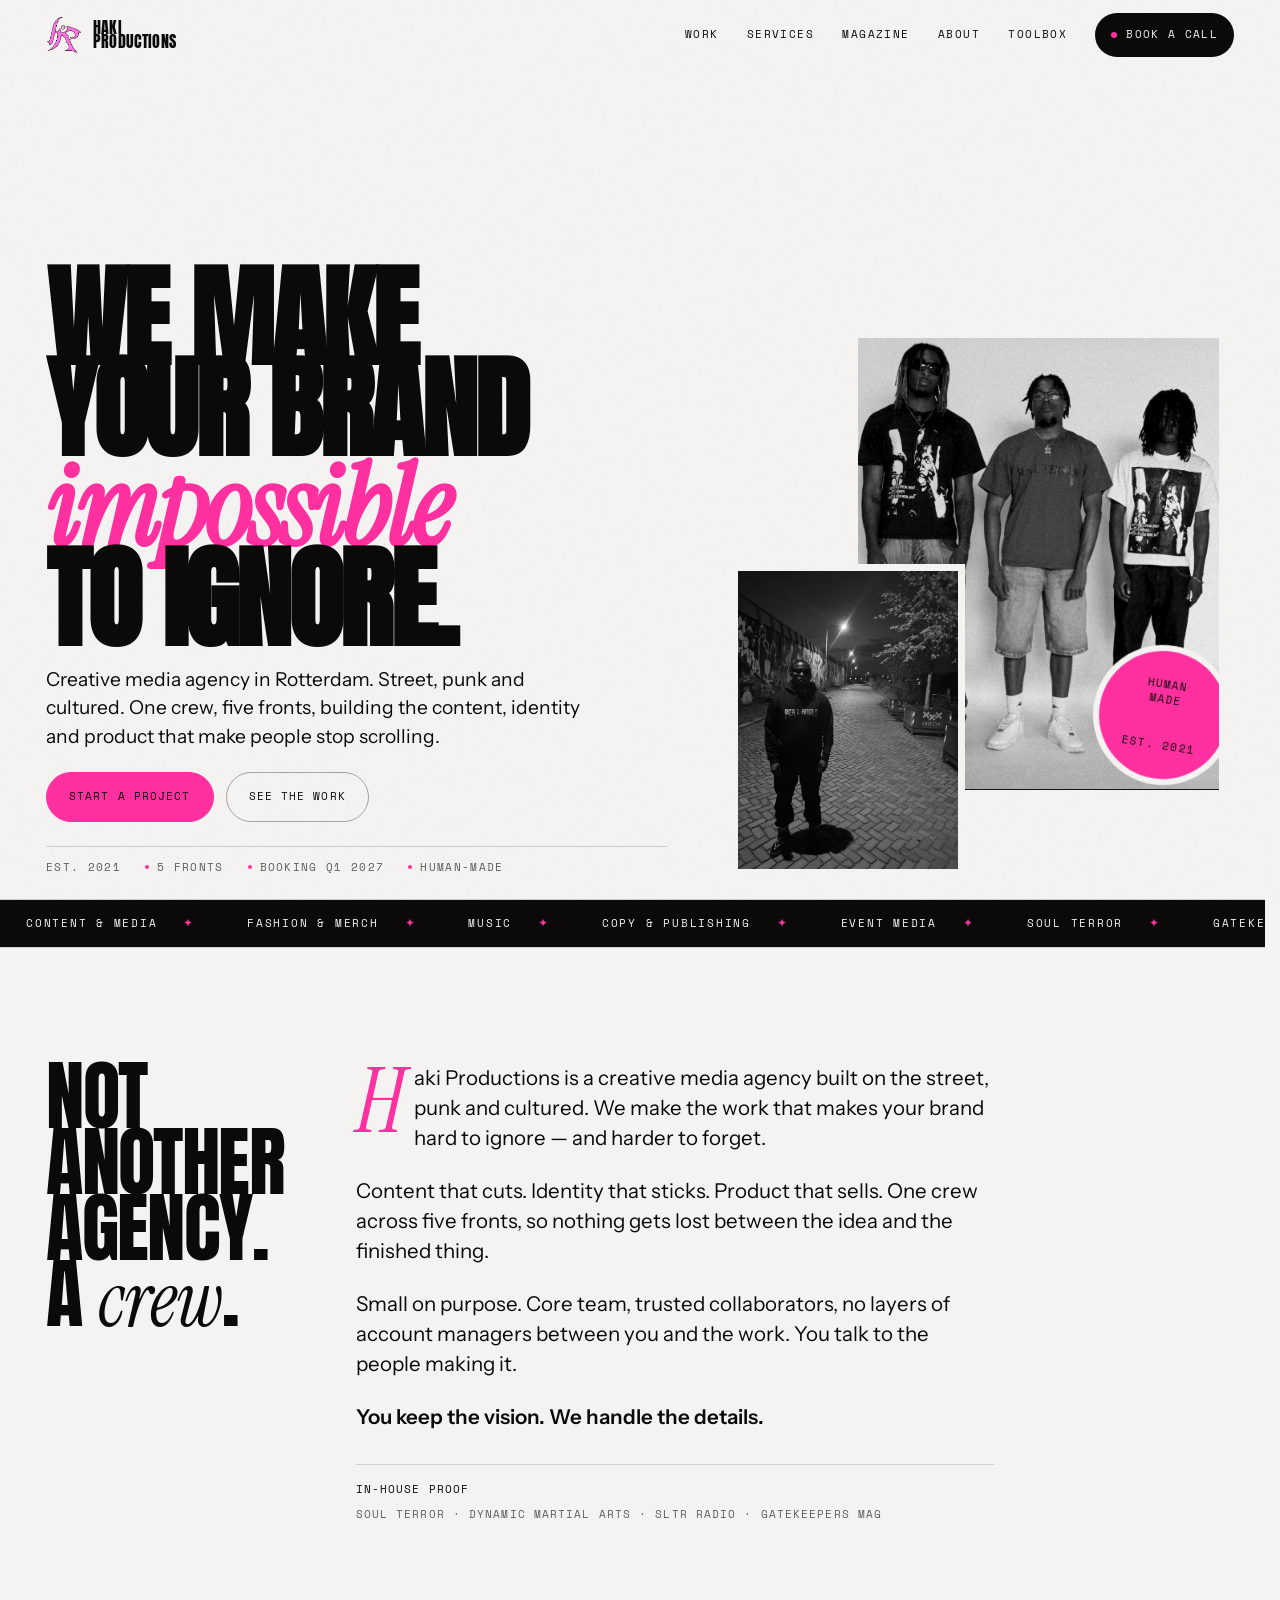
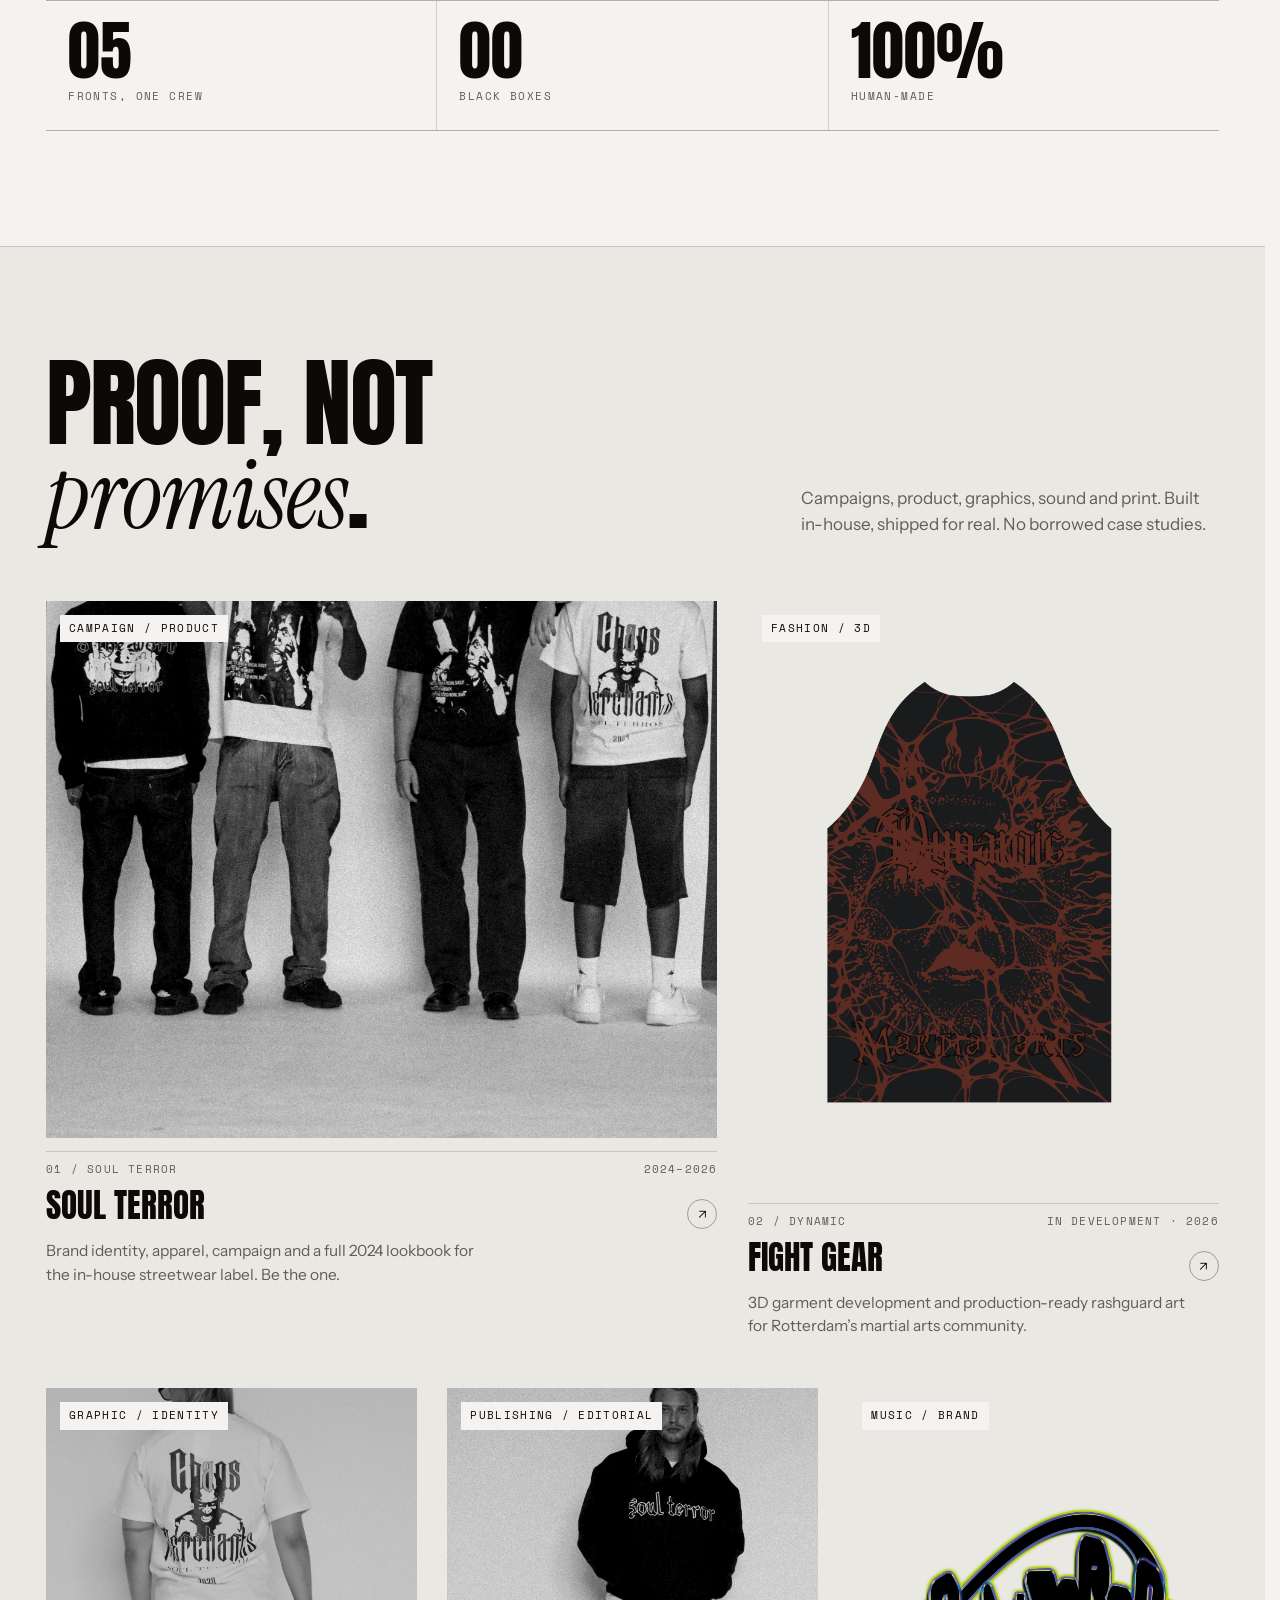
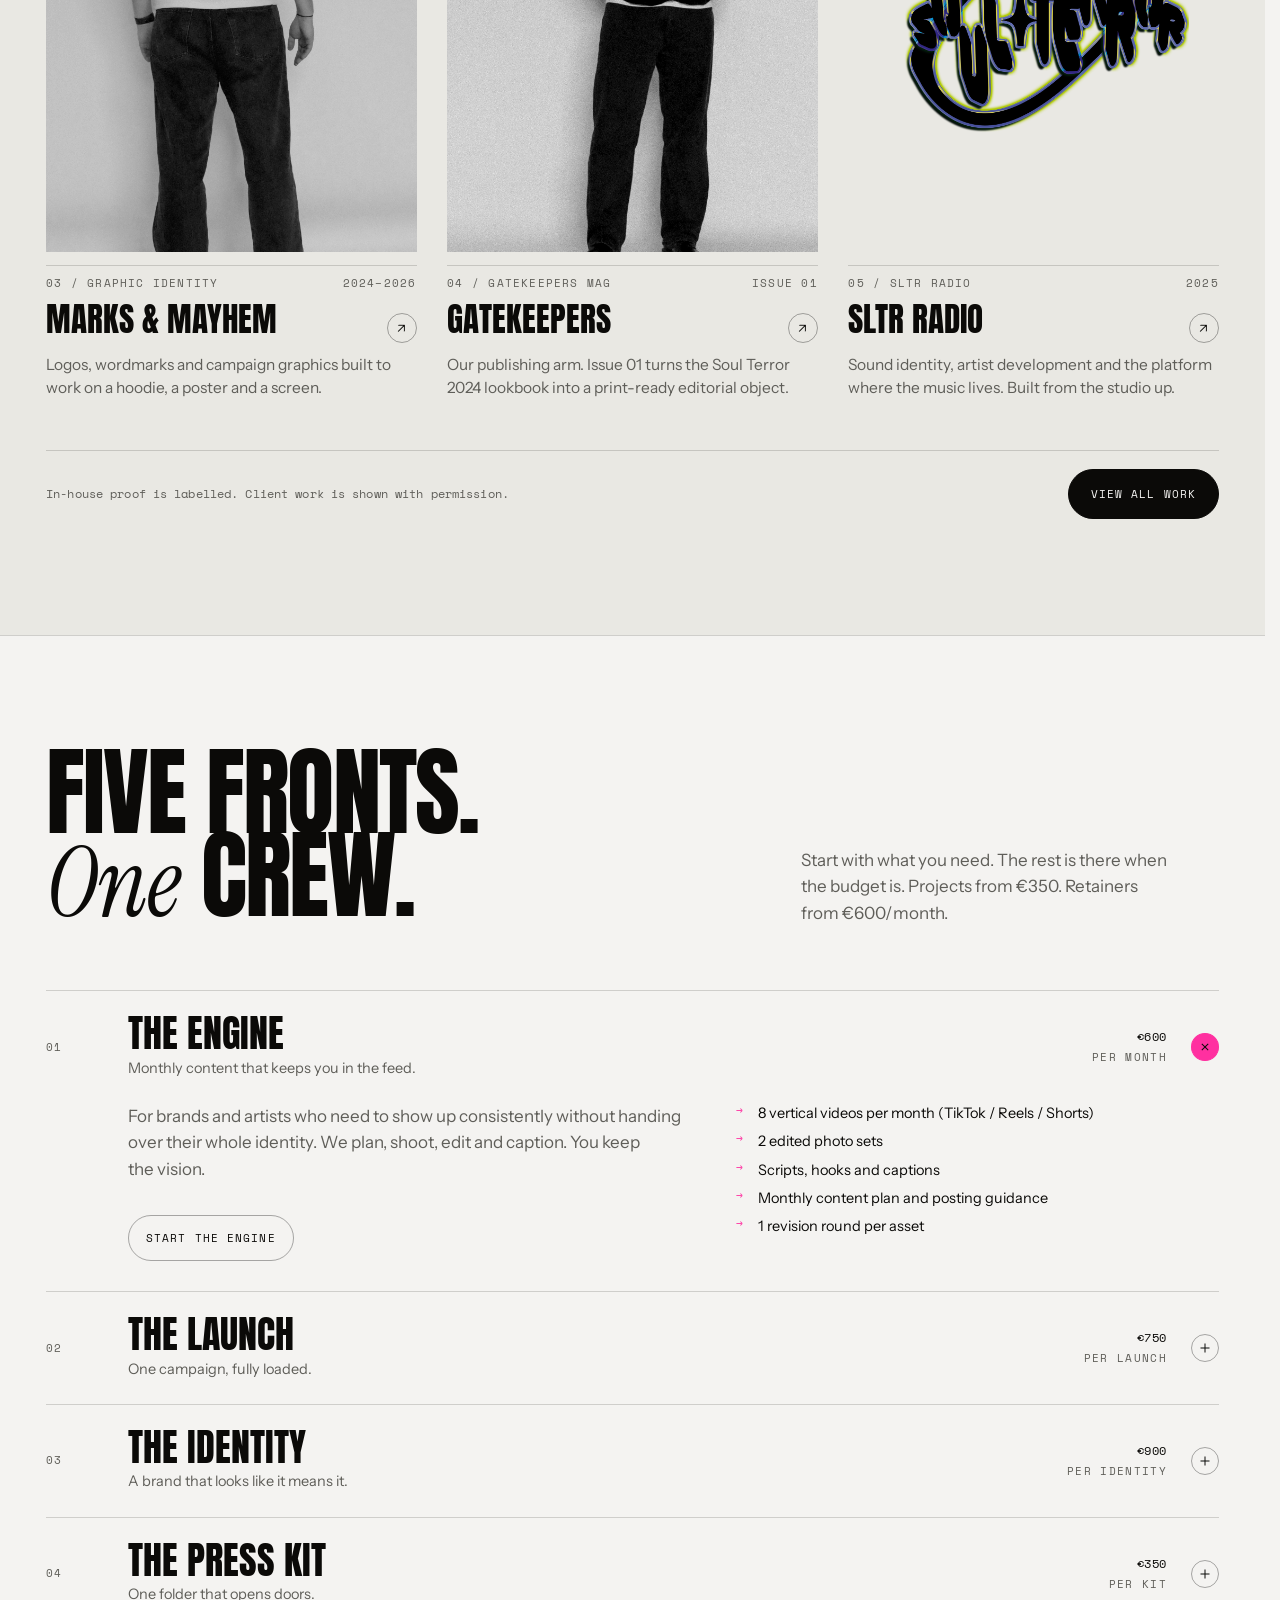
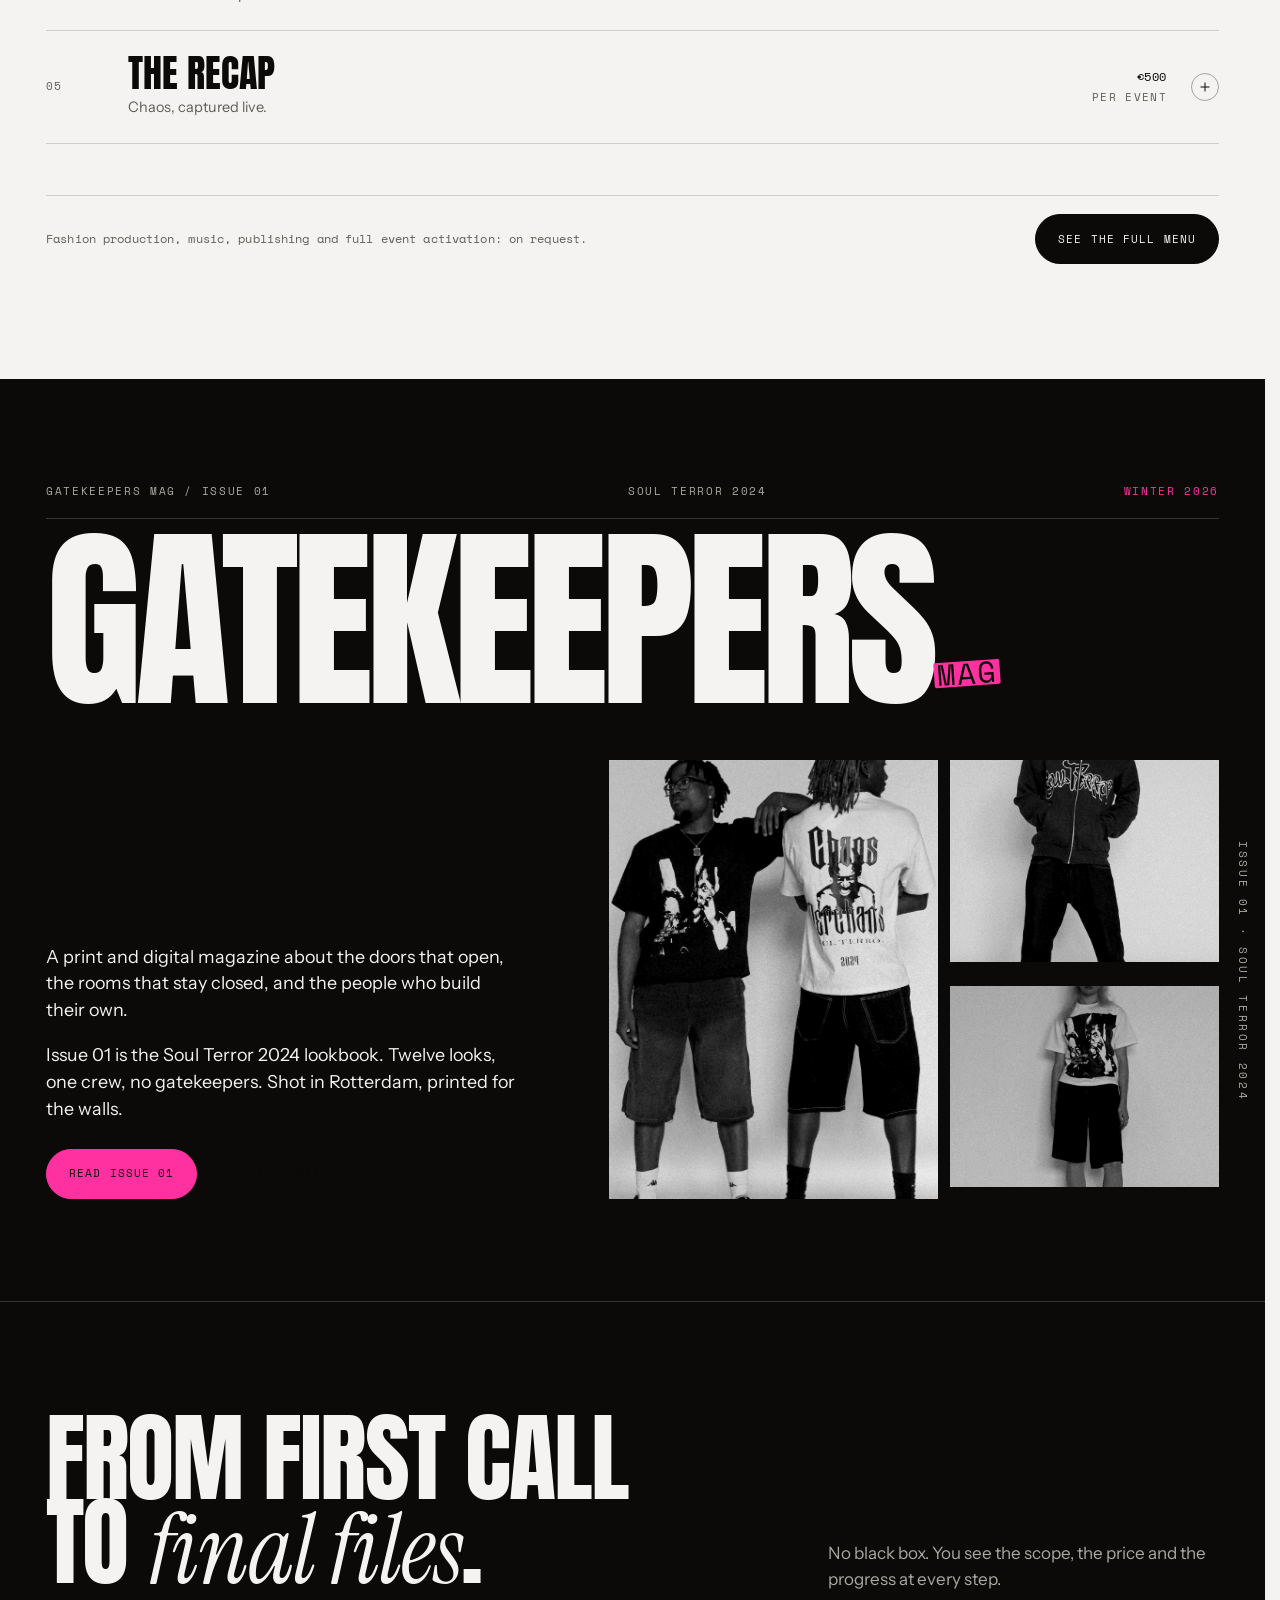
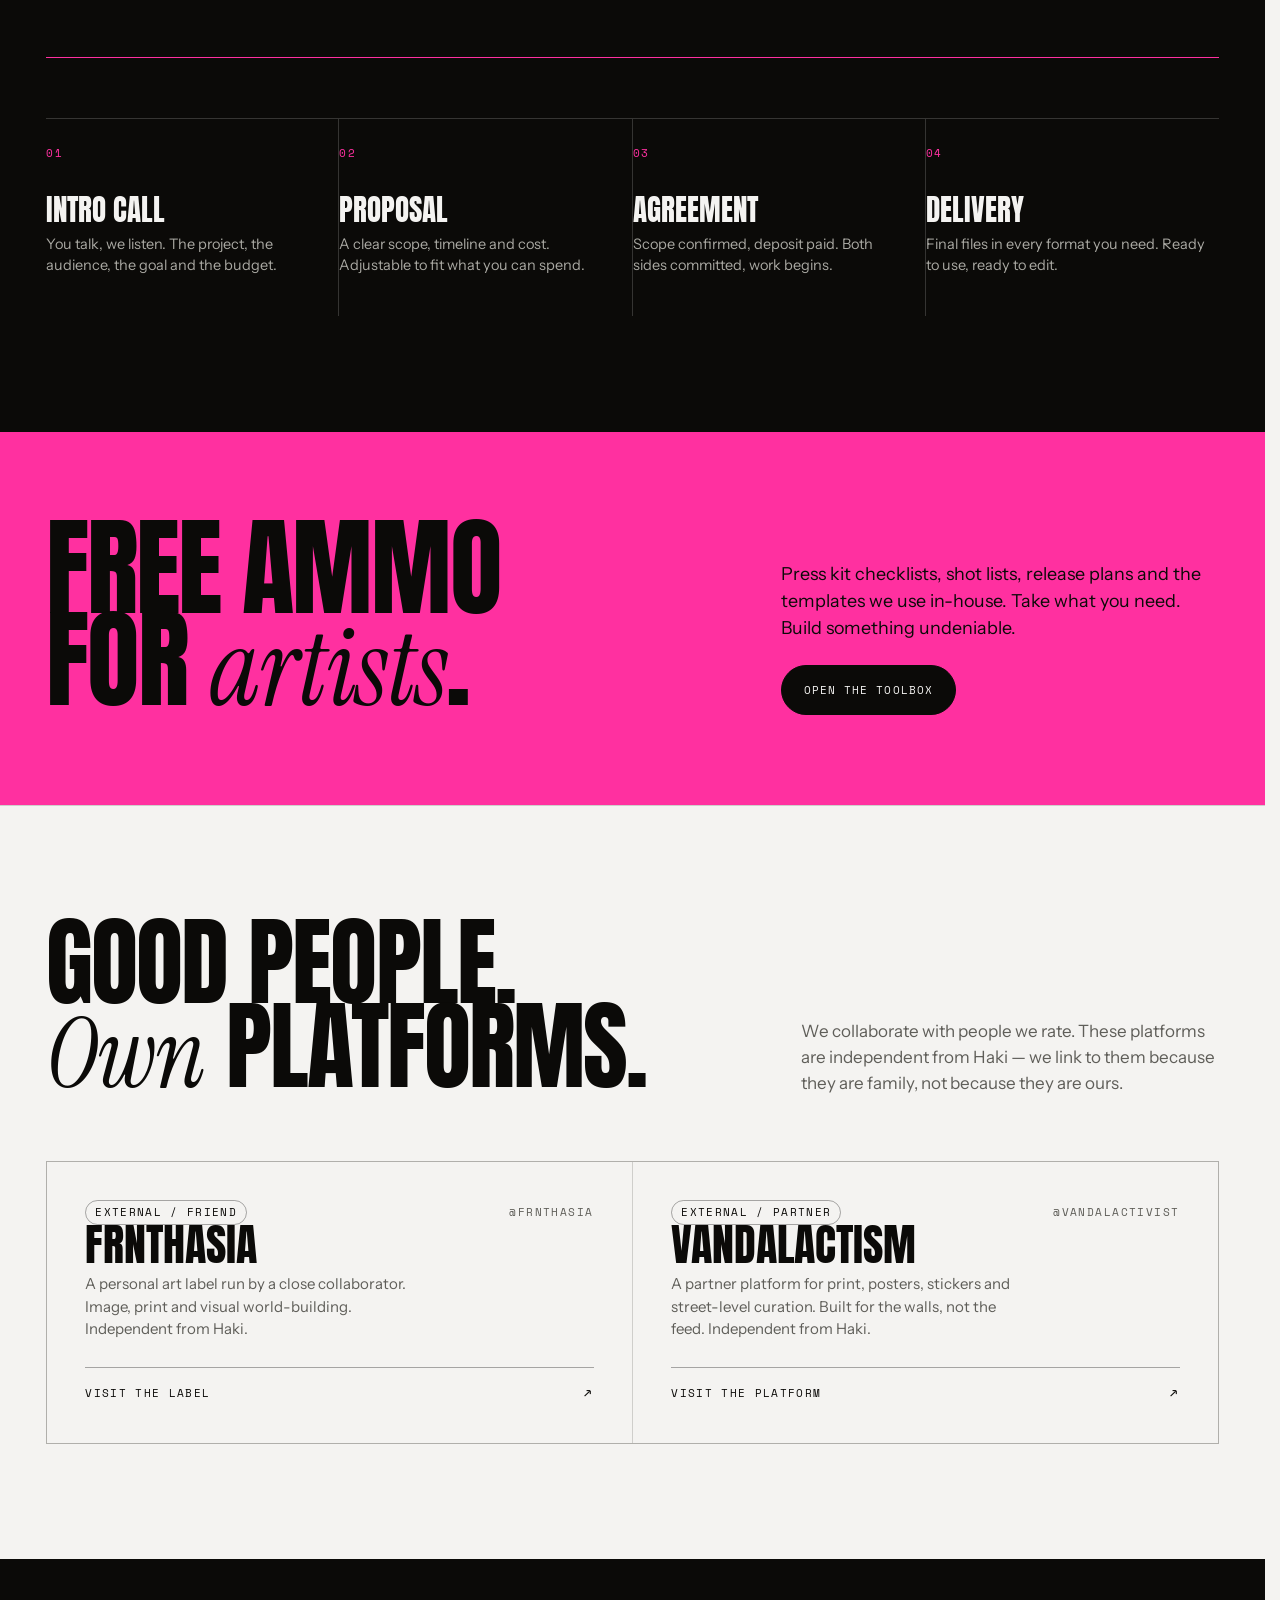
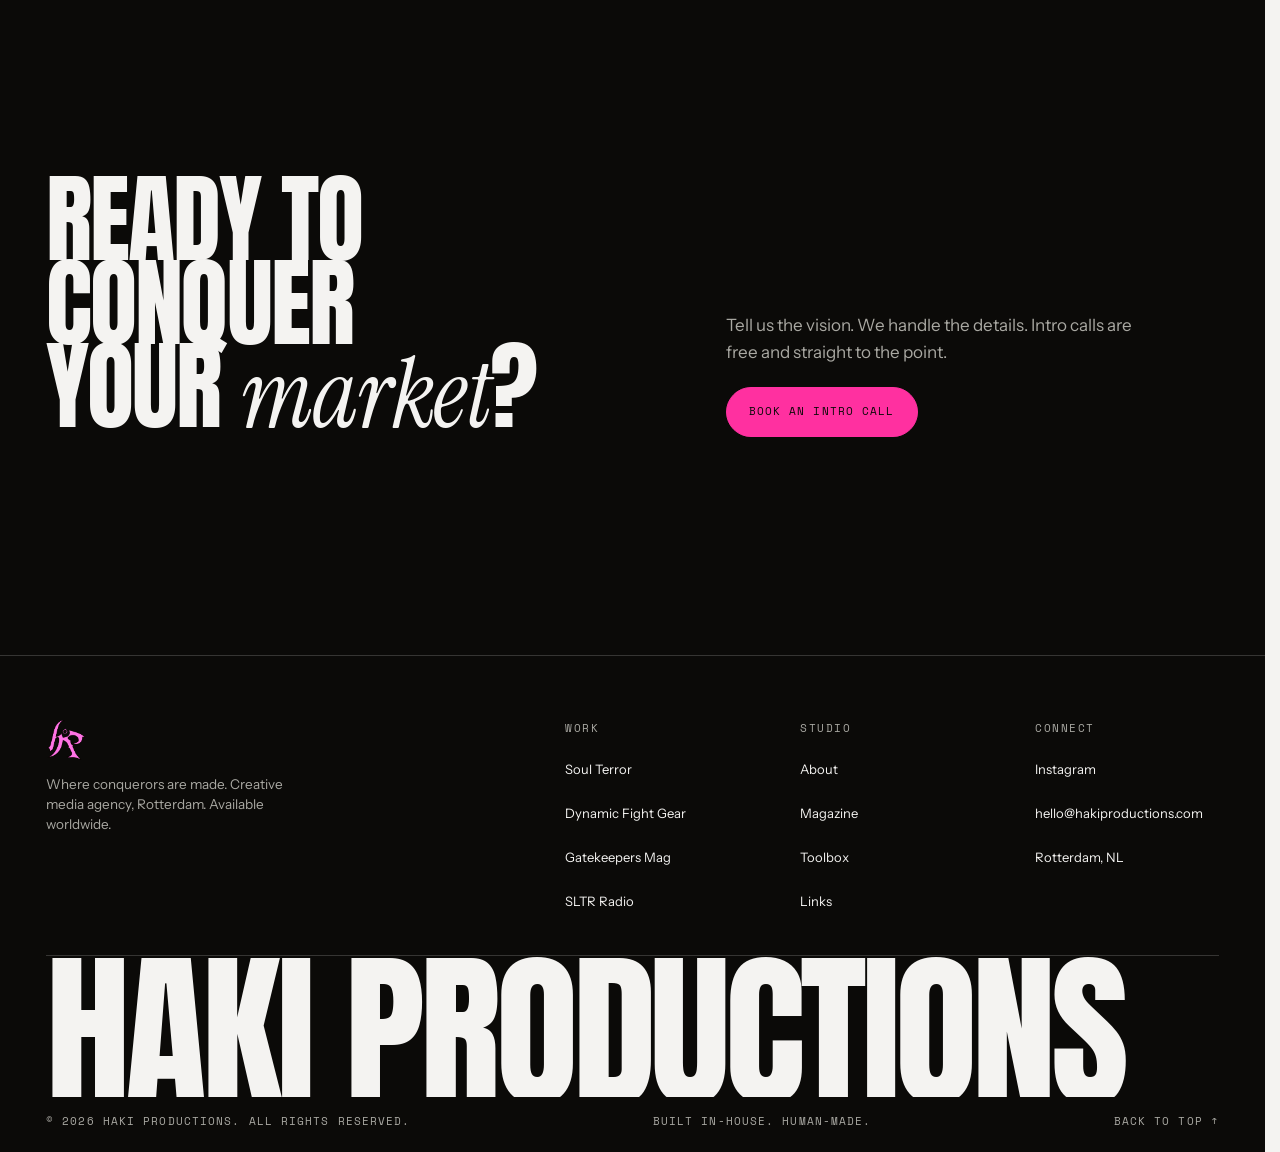
<file: site/index.html>
<!doctype html>
<html lang="en">
<head>
  <meta charset="utf-8">
  <meta name="viewport" content="width=device-width, initial-scale=1">
  <title>Haki Productions — Where conquerors are made</title>
  <meta name="description" content="Haki Productions is a creative media agency in Rotterdam. Content, brand identity, fashion, music, publishing and event media for brands, artists and organizations that refuse to blend in.">
  <link rel="canonical" href="https://hakiproductions.com/">
  <meta property="og:type" content="website">
  <meta property="og:site_name" content="Haki Productions">
  <meta property="og:title" content="Haki Productions — Where conquerors are made">
  <meta property="og:description" content="Street, punk and cultured. Content, identity and product that make your brand impossible to ignore.">
  <meta property="og:image" content="https://hakiproductions.com/assets/img/og-haki.jpg">
  <meta name="twitter:card" content="summary_large_image">
  <meta name="theme-color" content="#0d0d0c">
  <link rel="icon" href="assets/img/haki-mark-pink.png" type="image/png">
  <link rel="preconnect" href="https://fonts.googleapis.com">
  <link rel="preconnect" href="https://fonts.gstatic.com" crossorigin>
  <link href="https://fonts.googleapis.com/css2?family=Anton&family=Instrument+Sans:wght@400;500;600;700&family=Instrument+Serif:ital@0;1&family=Space+Mono:wght@400;700&display=swap" rel="stylesheet">
  <link rel="stylesheet" href="assets/css/styles.css">
  <script>document.documentElement.classList.add("js");</script>
  <script type="application/ld+json">
  {
    "@context": "https://schema.org",
    "@type": "ProfessionalService",
    "name": "Haki Productions",
    "description": "Creative media agency for content, brand identity, fashion, music, publishing and event media.",
    "url": "https://hakiproductions.com",
    "email": "hello@hakiproductions.com",
    "address": { "@type": "PostalAddress", "addressLocality": "Rotterdam", "addressCountry": "NL" },
    "areaServed": "Worldwide",
    "slogan": "Where conquerors are made"
  }
  </script>
</head>
<body>
  <a class="skip-link" href="#main">Skip to content</a>
  <div class="scroll-progress" aria-hidden="true"><span id="progressBar"></span></div>

  <header class="site-header" id="top">
    <a class="brand" href="index.html" aria-label="Haki Productions home">
      <img class="brand-mark" src="assets/img/haki-mark-pink.png" alt="">
      <span class="brand-name">HAKI<br>PRODUCTIONS</span>
    </a>
    <nav class="main-nav" id="mainNav" aria-label="Main navigation">
      <a href="work.html">Work</a>
      <a href="services.html">Services</a>
      <a href="magazine.html">Magazine</a>
      <a href="about.html">About</a>
      <a href="toolbox.html">Toolbox</a>
      <a href="contact.html" class="nav-cta">Book a call</a>
    </nav>
    <button class="nav-toggle" id="navToggle" aria-expanded="false" aria-controls="mainNav" aria-label="Open menu">
      <span></span><span></span>
    </button>
  </header>

  <main id="main">
    <section class="hero">
      <div class="wrap hero-grid">
        <div class="hero-copy">
          <h1 class="hero-title">
            <span class="line">WE MAKE</span>
            <span class="line">YOUR BRAND</span>
            <span class="line"><em>impossible</em></span>
            <span class="line">TO IGNORE.</span>
          </h1>
          <p class="hero-lede">Creative media agency in Rotterdam. Street, punk and cultured. One crew, five fronts, building the content, identity and product that make people stop scrolling.</p>
          <div class="actions">
            <a class="btn btn-pink" href="contact.html">Start a project</a>
            <a class="btn btn-ghost" href="work.html">See the work</a>
          </div>
          <div class="hero-meta">
            <span>Est. 2021</span>
            <span>5 fronts</span>
            <span>Booking Q1 2027</span>
            <span>Human-made</span>
          </div>
        </div>

        <div class="hero-media">
          <figure class="hero-shot main">
            <img class="vt-soul-terror" src="assets/img/magazine/st24-01.webp" alt="Soul Terror 2024 campaign, three models in the studio" fetchpriority="high">
          </figure>
          <figure class="hero-shot secondary">
            <img src="assets/img/magazine/st-street-01.webp" alt="Soul Terror night campaign, model against a graffiti wall" loading="lazy">
          </figure>
          <div class="hero-sticker">HUMAN<br>MADE<br><span>EST. 2021</span></div>
        </div>
      </div>
      <a class="scroll-cue" href="#who-we-are">Scroll to enter</a>
    </section>

    <div class="ticker" aria-hidden="true">
      <div class="ticker-track">
        <span class="ticker-item">Content &amp; Media</span><span class="ticker-item">Fashion &amp; Merch</span><span class="ticker-item">Music</span><span class="ticker-item">Copy &amp; Publishing</span><span class="ticker-item">Event Media</span><span class="ticker-item">Soul Terror</span><span class="ticker-item">Gatekeepers Mag</span>
        <span class="ticker-item">Content &amp; Media</span><span class="ticker-item">Fashion &amp; Merch</span><span class="ticker-item">Music</span><span class="ticker-item">Copy &amp; Publishing</span><span class="ticker-item">Event Media</span><span class="ticker-item">Soul Terror</span><span class="ticker-item">Gatekeepers Mag</span>
      </div>
    </div>

    <section class="section" id="who-we-are">
      <div class="wrap">
        <div class="manifesto">
          <div>
            <h2 class="display">NOT ANOTHER AGENCY. A <em>crew</em>.</h2>
          </div>
          <div class="manifesto-copy">
            <p>Haki Productions is a creative media agency built on the street, punk and cultured. We make the work that makes your brand hard to ignore — and harder to forget.</p>
            <p>Content that cuts. Identity that sticks. Product that sells. One crew across five fronts, so nothing gets lost between the idea and the finished thing.</p>
            <p>Small on purpose. Core team, trusted collaborators, no layers of account managers between you and the work. You talk to the people making it.</p>
            <p><strong>You keep the vision. We handle the details.</strong></p>
            <div class="manifesto-note">
              <span>In-house proof</span>
              <span>Soul Terror · Dynamic Martial Arts · SLTR Radio · GATEKEEPERS MAG</span>
            </div>
          </div>
        </div>

        <div class="stats">
          <div class="stat"><b>05</b><span>Fronts, one crew</span></div>
          <div class="stat"><b>00</b><span>Black boxes</span></div>
          <div class="stat"><b>100%</b><span>Human-made</span></div>
        </div>
      </div>
    </section>

    <section class="section paper-2">
      <div class="wrap">
        <div class="section-head">
          <div>
            <h2 class="display">PROOF, NOT <em>promises</em>.</h2>
          </div>
          <p>Campaigns, product, graphics, sound and print. Built in-house, shipped for real. No borrowed case studies.</p>
        </div>

        <div class="work-grid">
          <article class="work-card feature">
            <a href="work.html#soul-terror">
              <div class="work-media">
                <span class="cat">Campaign / Product</span>
                <img src="assets/img/magazine/st24-09.webp" alt="Soul Terror 2024 campaign, crew group shot" loading="lazy">
              </div>
              <div class="work-meta"><span>01 / Soul Terror</span><span>2024–2026</span></div>
              <div class="work-title-row">
                <h3 class="work-title">Soul Terror</h3>
                <span class="work-arrow" aria-hidden="true">↗</span>
              </div>
              <p>Brand identity, apparel, campaign and a full 2024 lookbook for the in-house streetwear label. Be the one.</p>
            </a>
          </article>

          <article class="work-card side">
            <a href="work.html#dynamic">
              <div class="work-media contain">
                <span class="cat">Fashion / 3D</span>
                <img src="assets/img/work/dynamic-front-red.png" alt="Dynamic Martial Arts rashguard pattern" loading="lazy">
              </div>
              <div class="work-meta"><span>02 / Dynamic</span><span>In development · 2026</span></div>
              <div class="work-title-row">
                <h3 class="work-title">Fight Gear</h3>
                <span class="work-arrow" aria-hidden="true">↗</span>
              </div>
              <p>3D garment development and production-ready rashguard art for Rotterdam’s martial arts community.</p>
            </a>
          </article>

          <article class="work-card tall">
            <a href="work.html#graphic">
              <div class="work-media">
                <span class="cat">Graphic / Identity</span>
                <img src="assets/img/work/soul-terror-chaos.jpg" alt="Soul Terror Chaos long sleeve, back print" loading="lazy">
              </div>
              <div class="work-meta"><span>03 / Graphic identity</span><span>2024–2026</span></div>
              <div class="work-title-row">
                <h3 class="work-title">Marks &amp; Mayhem</h3>
                <span class="work-arrow" aria-hidden="true">↗</span>
              </div>
              <p>Logos, wordmarks and campaign graphics built to work on a hoodie, a poster and a screen.</p>
            </a>
          </article>

          <article class="work-card tall">
            <a href="work.html#gatekeepers">
              <div class="work-media">
                <span class="cat">Publishing / Editorial</span>
                <img src="assets/img/magazine/st24-07.webp" alt="Soul Terror 2024 lookbook portrait, Gatekeepers Mag issue 01" loading="lazy">
              </div>
              <div class="work-meta"><span>04 / Gatekeepers Mag</span><span>Issue 01</span></div>
              <div class="work-title-row">
                <h3 class="work-title">Gatekeepers</h3>
                <span class="work-arrow" aria-hidden="true">↗</span>
              </div>
              <p>Our publishing arm. Issue 01 turns the Soul Terror 2024 lookbook into a print-ready editorial object.</p>
            </a>
          </article>

          <article class="work-card tall">
            <a href="work.html#sltr">
              <div class="work-media contain">
                <span class="cat">Music / Brand</span>
                <img src="assets/img/work/sltr-logo.png" alt="SLTR Radio logo" loading="lazy">
              </div>
              <div class="work-meta"><span>05 / SLTR Radio</span><span>2025</span></div>
              <div class="work-title-row">
                <h3 class="work-title">SLTR Radio</h3>
                <span class="work-arrow" aria-hidden="true">↗</span>
              </div>
              <p>Sound identity, artist development and the platform where the music lives. Built from the studio up.</p>
            </a>
          </article>
        </div>

        <div class="service-foot">
          <p class="mono is-note muted">In-house proof is labelled. Client work is shown with permission.</p>
          <a class="btn btn-dark" href="work.html">View all work</a>
        </div>
      </div>
    </section>

    <section class="section">
      <div class="wrap">
        <div class="section-head">
          <div>
            <h2 class="display">FIVE FRONTS. <em>One</em> CREW.</h2>
          </div>
          <p>Start with what you need. The rest is there when the budget is. Projects from €350. Retainers from €600/month.</p>
        </div>

        <div class="service-list">
          <details class="service-item" name="services" open>
            <summary class="service-summary">
              <span class="service-num">01</span>
              <span>
                <span class="service-title">The Engine</span>
                <span class="service-sub">Monthly content that keeps you in the feed.</span>
              </span>
              <span class="service-price">€600 <span>per month</span></span>
              <span class="service-plus" aria-hidden="true"></span>
            </summary>
            <div class="service-body">
              <div>
                <p>For brands and artists who need to show up consistently without handing over their whole identity. We plan, shoot, edit and caption. You keep the vision.</p>
                <a class="btn btn-ghost btn-sm" href="contact.html?service=The%20Engine">Start the engine</a>
              </div>
              <div>
                <ul>
                  <li>8 vertical videos per month (TikTok / Reels / Shorts)</li>
                  <li>2 edited photo sets</li>
                  <li>Scripts, hooks and captions</li>
                  <li>Monthly content plan and posting guidance</li>
                  <li>1 revision round per asset</li>
                </ul>
              </div>
            </div>
          </details>

          <details class="service-item" name="services">
            <summary class="service-summary">
              <span class="service-num">02</span>
              <span>
                <span class="service-title">The Launch</span>
                <span class="service-sub">One campaign, fully loaded.</span>
              </span>
              <span class="service-price">€750 <span>per launch</span></span>
              <span class="service-plus" aria-hidden="true"></span>
            </summary>
            <div class="service-body">
              <div>
                <p>For a drop, a release, an opening or a rebrand. One production day, one clear story, every format you need to push it.</p>
                <a class="btn btn-ghost btn-sm" href="contact.html?service=The%20Launch">Plan a launch</a>
              </div>
              <div>
                <ul>
                  <li>1 hero film (60–90 seconds)</li>
                  <li>6 vertical cutdowns</li>
                  <li>10 edited campaign photos</li>
                  <li>Launch copy for feed, story and email</li>
                  <li>2 revision rounds</li>
                </ul>
              </div>
            </div>
          </details>

          <details class="service-item" name="services">
            <summary class="service-summary">
              <span class="service-num">03</span>
              <span>
                <span class="service-title">The Identity</span>
                <span class="service-sub">A brand that looks like it means it.</span>
              </span>
              <span class="service-price">€900 <span>per identity</span></span>
              <span class="service-plus" aria-hidden="true"></span>
            </summary>
            <div class="service-body">
              <div>
                <p>For new brands and artists who need more than a logo. A complete visual system that holds up on a hoodie, a poster and a phone screen.</p>
                <a class="btn btn-ghost btn-sm" href="contact.html?service=The%20Identity">Build an identity</a>
              </div>
              <div>
                <ul>
                  <li>Logo suite: primary, secondary and mark</li>
                  <li>Color palette and typography</li>
                  <li>Brand guide (PDF)</li>
                  <li>6 social templates</li>
                  <li>2 revision rounds</li>
                </ul>
              </div>
            </div>
          </details>

          <details class="service-item" name="services">
            <summary class="service-summary">
              <span class="service-num">04</span>
              <span>
                <span class="service-title">The Press Kit</span>
                <span class="service-sub">One folder that opens doors.</span>
              </span>
              <span class="service-price">€350 <span>per kit</span></span>
              <span class="service-plus" aria-hidden="true"></span>
            </summary>
            <div class="service-body">
              <div>
                <p>For artists, athletes and brands who need to look professional to venues, bookers, sponsors and media. Everything in one place, ready to send.</p>
                <a class="btn btn-ghost btn-sm" href="contact.html?service=The%20Press%20Kit">Build a press kit</a>
              </div>
              <div>
                <ul>
                  <li>Bio and positioning copy</li>
                  <li>5–10 edited photos</li>
                  <li>Cover art and selected tracks</li>
                  <li>Press highlights and milestones</li>
                  <li>PDF + web page version</li>
                </ul>
              </div>
            </div>
          </details>

          <details class="service-item" name="services">
            <summary class="service-summary">
              <span class="service-num">05</span>
              <span>
                <span class="service-title">The Recap</span>
                <span class="service-sub">Chaos, captured live.</span>
              </span>
              <span class="service-price">€500 <span>per event</span></span>
              <span class="service-plus" aria-hidden="true"></span>
            </summary>
            <div class="service-body">
              <div>
                <p>For events, shows and activations. We capture the room and turn it into social proof while the energy is still fresh.</p>
                <a class="btn btn-ghost btn-sm" href="contact.html?service=The%20Recap">Cover an event</a>
              </div>
              <div>
                <ul>
                  <li>Up to 4 hours of event coverage</li>
                  <li>1 recap film (60–90 seconds)</li>
                  <li>10 vertical cutdowns</li>
                  <li>20 edited photos</li>
                  <li>Delivery within 5–7 days</li>
                </ul>
              </div>
            </div>
          </details>
        </div>

        <div class="service-foot">
          <p class="mono is-note muted">Fashion production, music, publishing and full event activation: on request.</p>
          <a class="btn btn-dark" href="services.html">See the full menu</a>
        </div>
      </div>
    </section>

    <section class="magazine-band">
      <div class="wrap magazine-inner">
        <div class="magazine-top">
          <span>Gatekeepers Mag / Issue 01</span>
          <span>Soul Terror 2024</span>
          <span><b>Winter 2026</b></span>
        </div>
        <h2 class="magazine-masthead" aria-label="Gatekeepers Mag">GATEKEEPERS<span class="mag">MAG</span></h2>
        <span class="magazine-issue">Issue 01 · Soul Terror 2024</span>
        <div class="magazine-body">
          <div class="magazine-copy">
            <p>A print and digital magazine about the doors that open, the rooms that stay closed, and the people who build their own.</p>
            <p>Issue 01 is the Soul Terror 2024 lookbook. Twelve looks, one crew, no gatekeepers. Shot in Rotterdam, printed for the walls.</p>
            <div class="actions">
              <a class="btn btn-pink" href="magazine.html">Read Issue 01</a>
              <a class="btn btn-ghost" href="contact.html?service=Gatekeepers%20Mag%20editorial">Partner with us</a>
            </div>
          </div>
          <div class="magazine-collage">
            <figure class="magazine-shot">
              <span class="tag">Cover</span>
              <img class="vt-magazine" src="assets/img/magazine/st24-04.webp" alt="Gatekeepers Mag issue 01 cover, Soul Terror 2024 duo" loading="lazy">
            </figure>
            <figure class="magazine-shot">
              <img src="assets/img/magazine/st24-02.webp" alt="Soul Terror 2024 hoodie, back view" loading="lazy">
            </figure>
            <figure class="magazine-shot">
              <img src="assets/img/magazine/st24-10.webp" alt="Soul Terror 2024 white tee look" loading="lazy">
            </figure>
          </div>
        </div>
      </div>
    </section>

    <section class="section dark process">
      <div class="wrap">
        <div class="section-head">
          <div>
            <h2 class="display">FROM FIRST CALL TO <em>final files</em>.</h2>
          </div>
          <p>No black box. You see the scope, the price and the progress at every step.</p>
        </div>

        <div class="process-progress" aria-hidden="true"><span></span></div>
        <div class="process-grid">
          <div class="process-step">
            <span class="num">01</span>
            <h3>Intro call</h3>
            <p>You talk, we listen. The project, the audience, the goal and the budget.</p>
          </div>
          <div class="process-step">
            <span class="num">02</span>
            <h3>Proposal</h3>
            <p>A clear scope, timeline and cost. Adjustable to fit what you can spend.</p>
          </div>
          <div class="process-step">
            <span class="num">03</span>
            <h3>Agreement</h3>
            <p>Scope confirmed, deposit paid. Both sides committed, work begins.</p>
          </div>
          <div class="process-step">
            <span class="num">04</span>
            <h3>Delivery</h3>
            <p>Final files in every format you need. Ready to use, ready to edit.</p>
          </div>
        </div>
      </div>
    </section>

    <section class="toolbox-band">
      <div class="wrap toolbox-inner">
        <div>
          <h2 class="display">FREE AMMO FOR <em>artists</em>.</h2>
        </div>
        <div>
          <p>Press kit checklists, shot lists, release plans and the templates we use in-house. Take what you need. Build something undeniable.</p>
          <a class="btn btn-dark" href="toolbox.html">Open the toolbox</a>
        </div>
      </div>
    </section>

    <section class="section friends" id="friends">
      <div class="wrap">
        <div class="section-head">
          <div>
            <h2 class="display">GOOD PEOPLE. <em>Own</em> PLATFORMS.</h2>
          </div>
          <p>We collaborate with people we rate. These platforms are independent from Haki — we link to them because they are family, not because they are ours.</p>
        </div>

        <div class="friend-grid">
          <a class="friend" href="https://www.instagram.com/frnthasia/" target="_blank" rel="noopener">
            <div>
              <div class="friend-top">
                <span class="tag">External / Friend</span>
                <span class="mono muted">@frnthasia</span>
              </div>
              <h3>FRNTHASIA</h3>
              <p>A personal art label run by a close collaborator. Image, print and visual world-building. Independent from Haki.</p>
            </div>
            <span class="friend-link"><span>Visit the label</span><span>↗</span></span>
          </a>

          <a class="friend" href="https://www.instagram.com/vandalactivist/" target="_blank" rel="noopener">
            <div>
              <div class="friend-top">
                <span class="tag">External / Partner</span>
                <span class="mono muted">@vandalactivist</span>
              </div>
              <h3>VANDALACTISM</h3>
              <p>A partner platform for print, posters, stickers and street-level curation. Built for the walls, not the feed. Independent from Haki.</p>
            </div>
            <span class="friend-link"><span>Visit the platform</span><span>↗</span></span>
          </a>
        </div>
      </div>
    </section>

    <section class="section cta">
      <div class="wrap cta-inner">
        <div>
          <h2 class="display">READY TO CONQUER YOUR <em>market</em>?</h2>
        </div>
        <div>
          <p>Tell us the vision. We handle the details. Intro calls are free and straight to the point.</p>
          <a class="btn btn-pink" href="contact.html">Book an intro call</a>
        </div>
      </div>
    </section>
  </main>

  <footer class="site-footer">
    <div class="wrap">
      <div class="footer-top">
        <div class="footer-brand">
          <img src="assets/img/haki-mark-pink.png" alt="">
          <p>Where conquerors are made. Creative media agency, Rotterdam. Available worldwide.</p>
        </div>
        <div class="footer-col">
          <h3>Work</h3>
          <a href="work.html#soul-terror">Soul Terror</a>
          <a href="work.html#dynamic">Dynamic Fight Gear</a>
          <a href="work.html#gatekeepers">Gatekeepers Mag</a>
          <a href="work.html#sltr">SLTR Radio</a>
        </div>
        <div class="footer-col">
          <h3>Studio</h3>
          <a href="about.html">About</a>
          <a href="magazine.html">Magazine</a>
          <a href="toolbox.html">Toolbox</a>
          <a href="links.html">Links</a>
        </div>
        <div class="footer-col">
          <h3>Connect</h3>
          <a href="https://www.instagram.com/soulterror00/" target="_blank" rel="noopener">Instagram</a>
          <a href="mailto:hello@hakiproductions.com">hello@hakiproductions.com</a>
          <span>Rotterdam, NL</span>
        </div>
      </div>
      <div class="footer-wordmark"><span>HAKI PRODUCTIONS</span></div>
      <div class="footer-bottom">
        <span>© <span id="year">2026</span> Haki Productions. All rights reserved.</span>
        <span>Built in-house. Human-made.</span>
        <a href="#top">Back to top ↑</a>
      </div>
    </div>
  </footer>

  <script src="assets/js/main.js"></script>
</body>
</html>
</file>
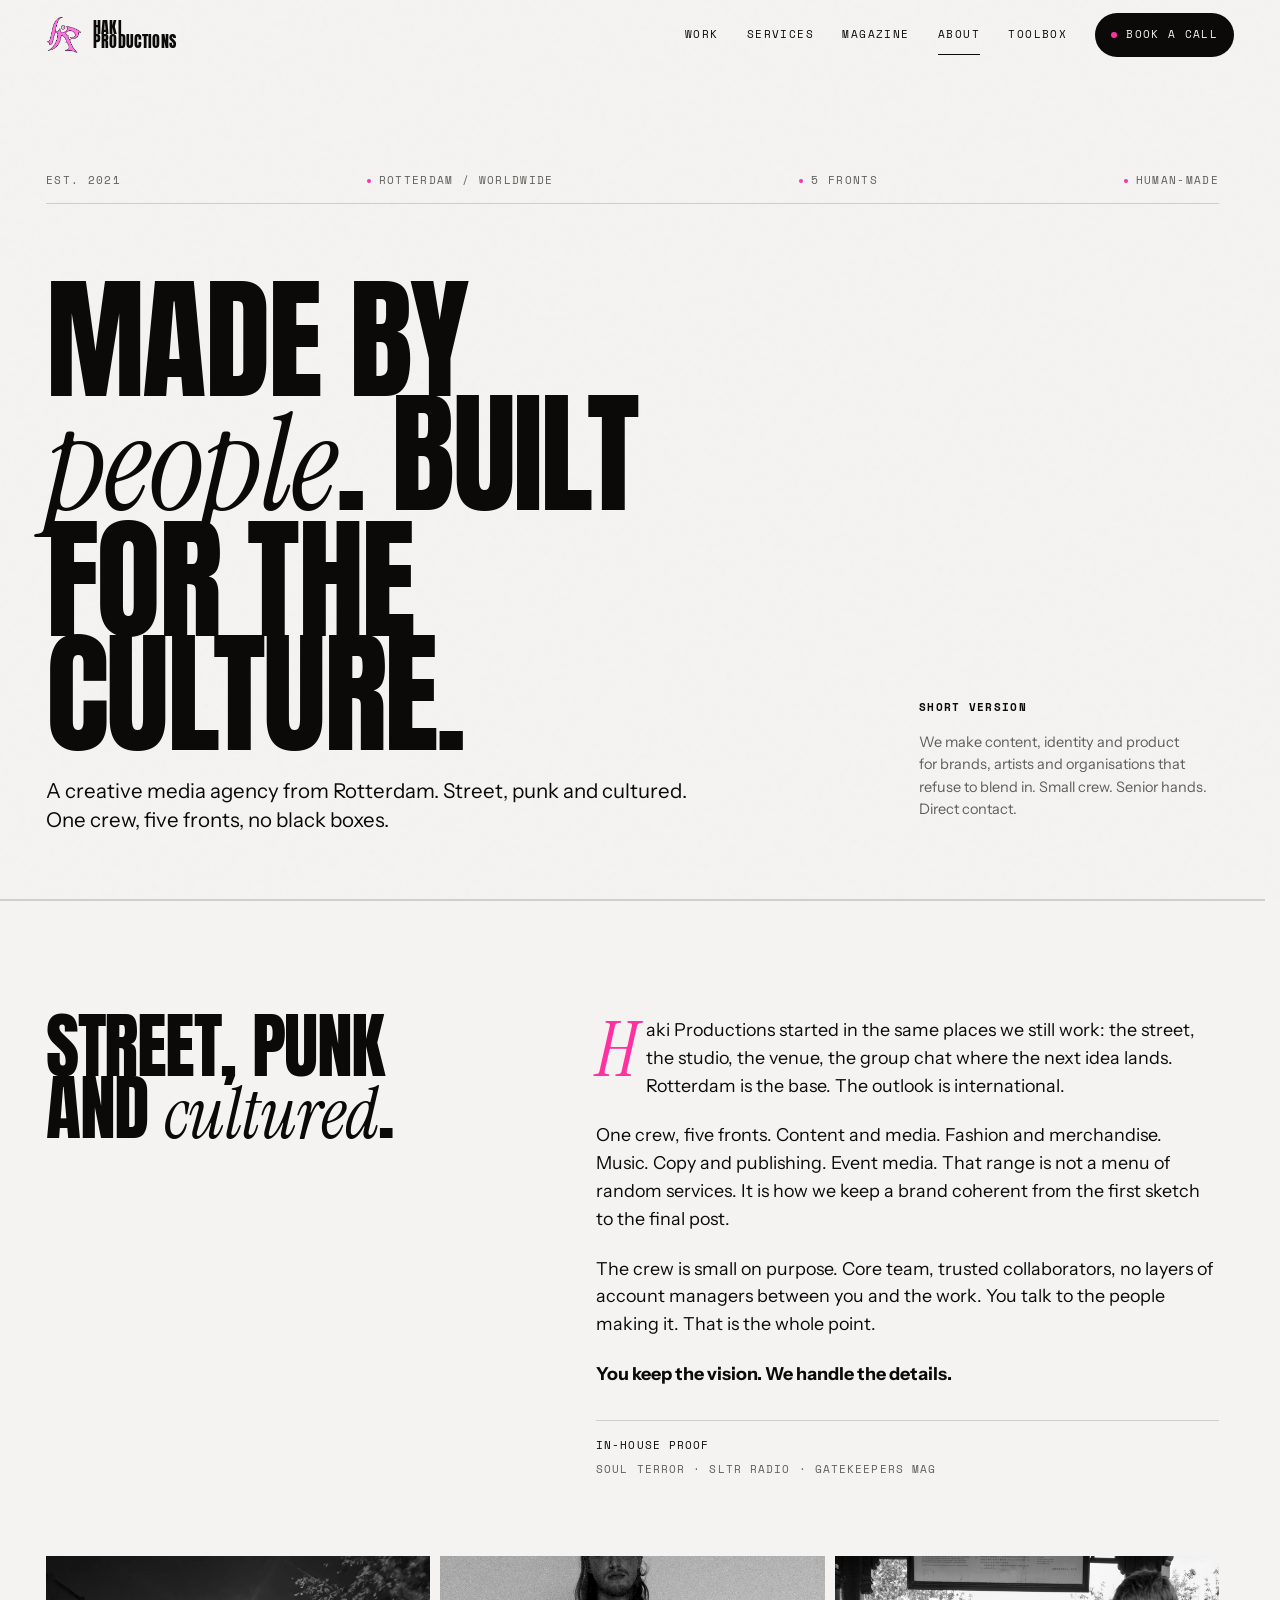
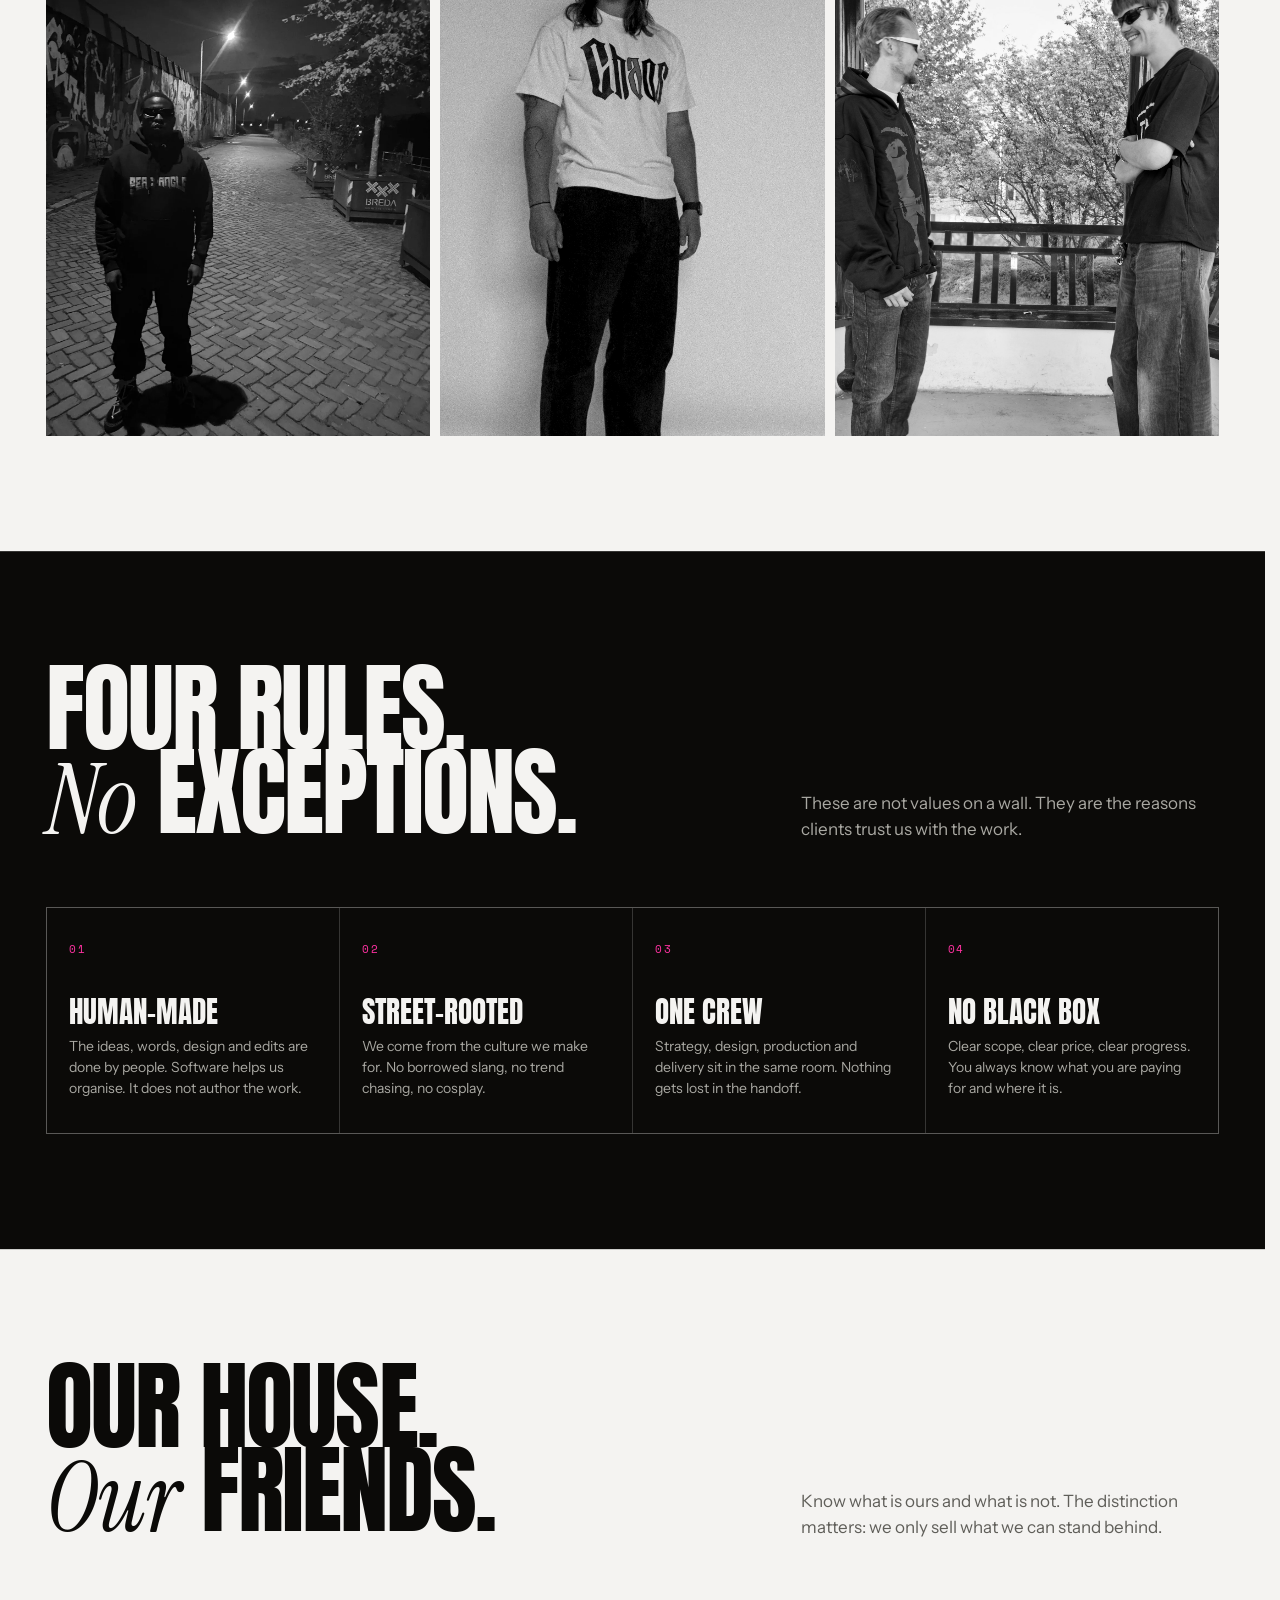
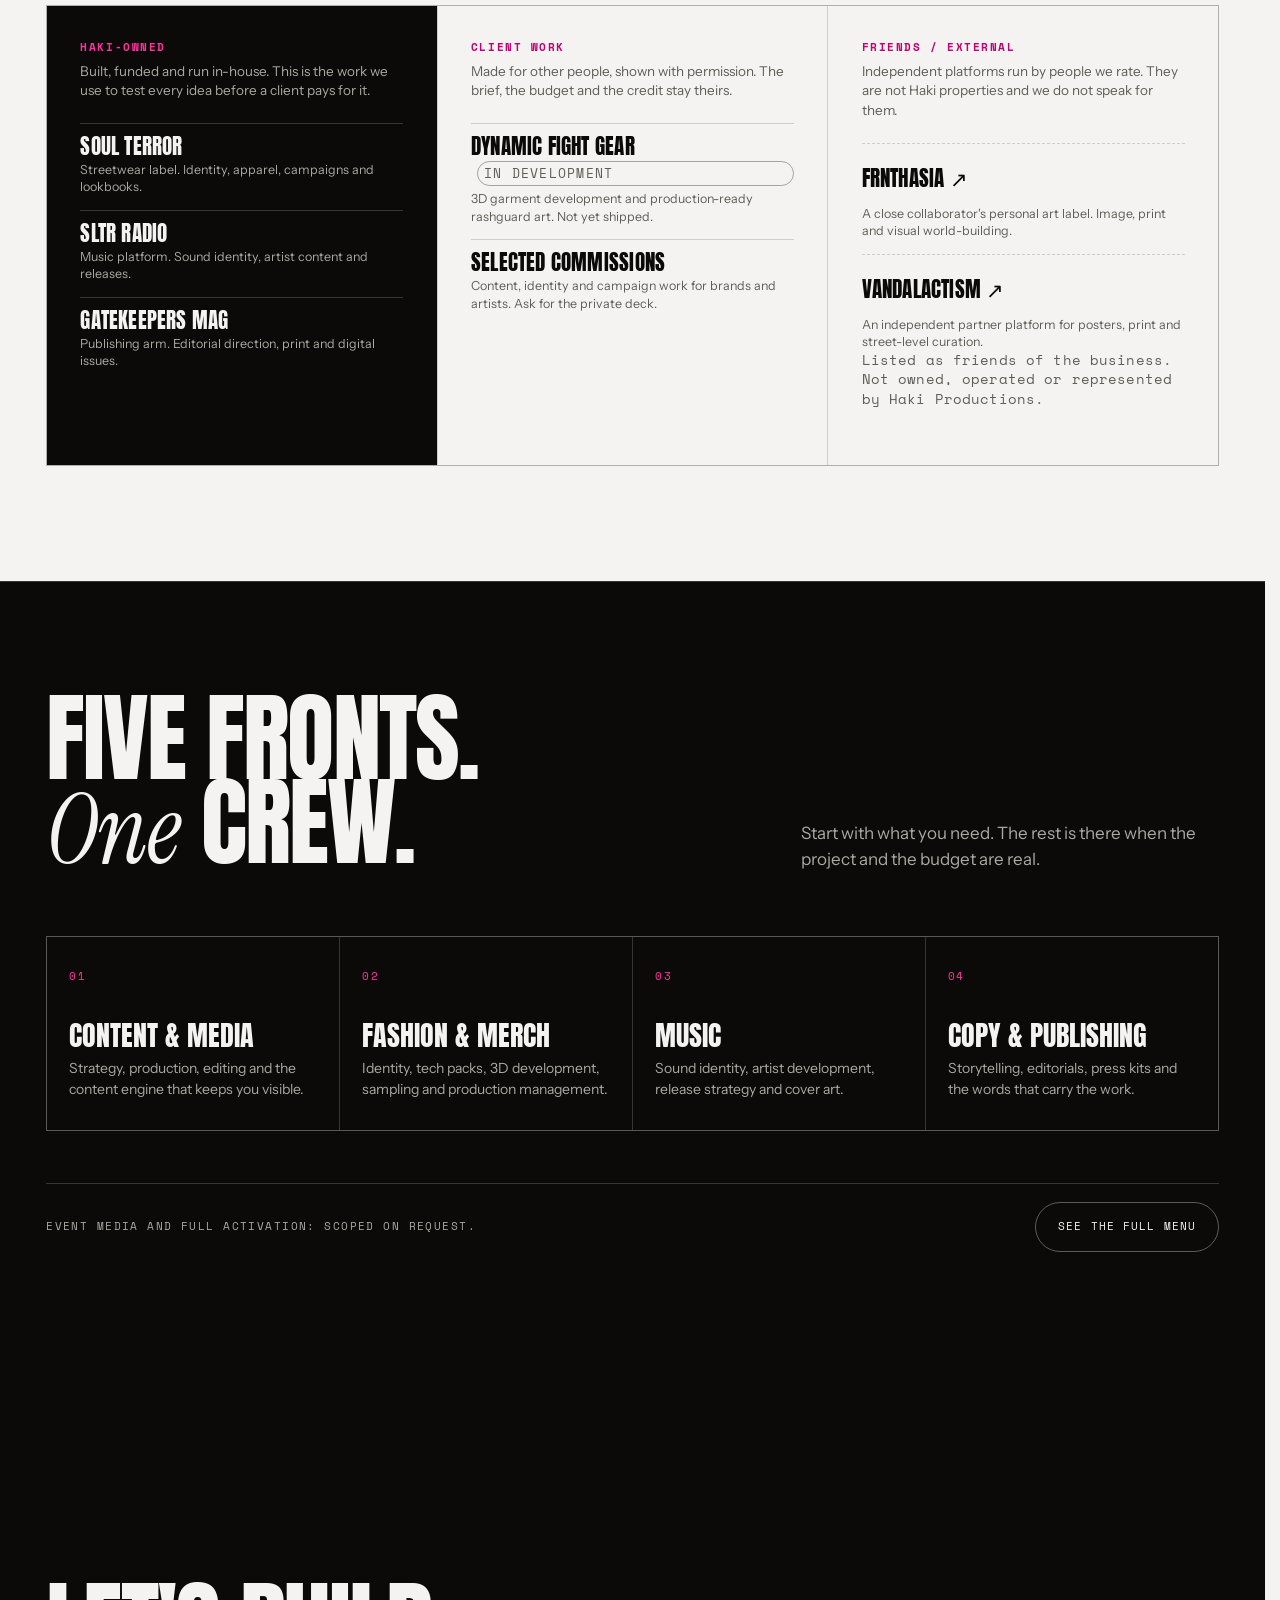
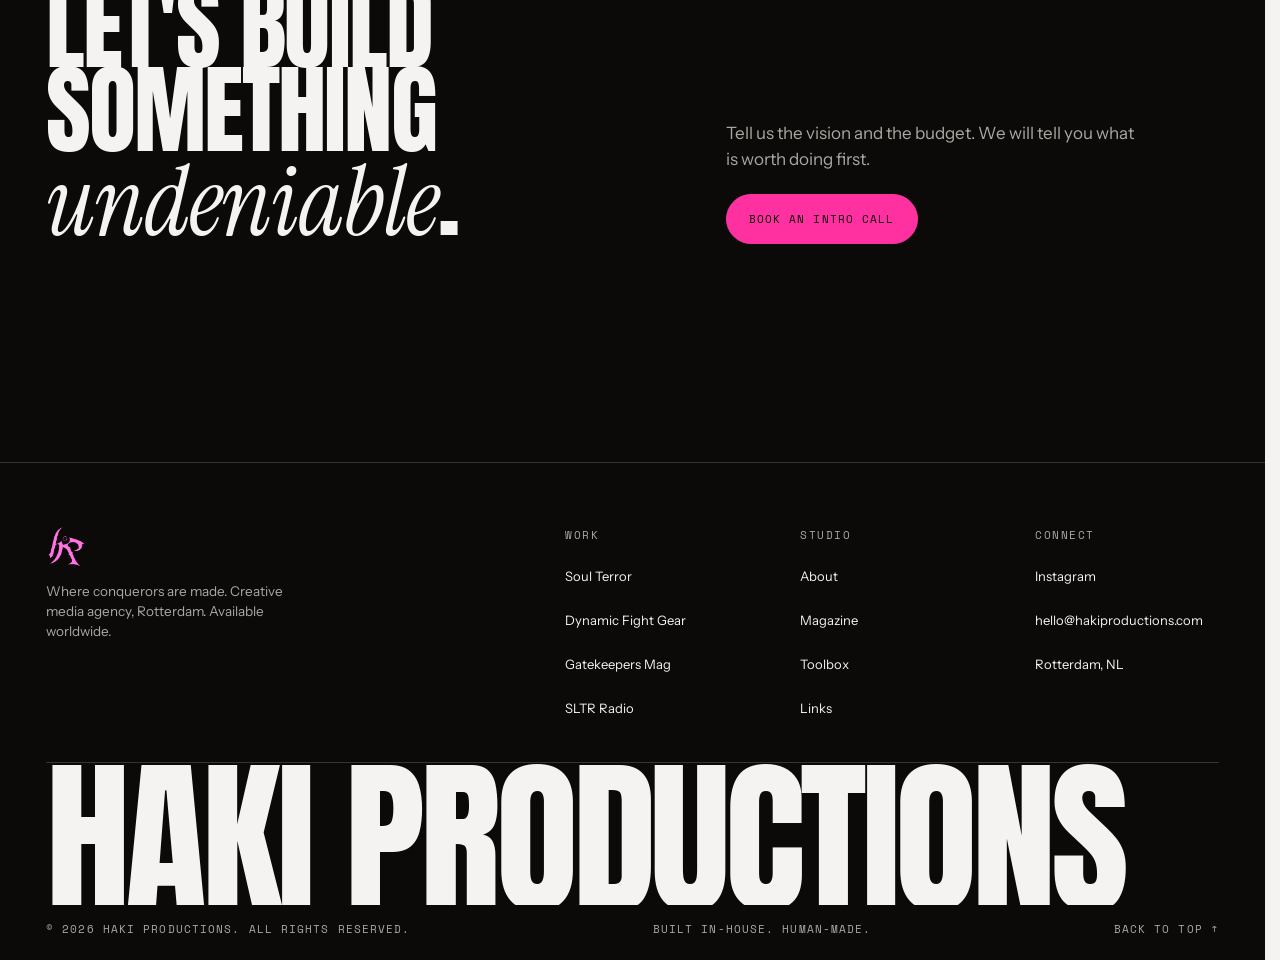
<file: site/about.html>
<!doctype html>
<html lang="en">
<head>
  <meta charset="utf-8">
  <meta name="viewport" content="width=device-width, initial-scale=1">
  <title>About — Haki Productions</title>
  <meta name="description" content="Haki Productions is a creative media agency from Rotterdam. Street, punk and cultured. One crew, five fronts, human-made work.">
  <link rel="canonical" href="https://hakiproductions.com/about.html">
  <meta property="og:type" content="website">
  <meta property="og:site_name" content="Haki Productions">
  <meta property="og:title" content="About — Haki Productions">
  <meta property="og:description" content="Street, punk and cultured. One crew, five fronts, human-made work.">
  <meta property="og:image" content="https://hakiproductions.com/assets/img/og-haki.jpg">
  <meta name="twitter:card" content="summary_large_image">
  <meta name="theme-color" content="#0d0d0c">
  <link rel="icon" href="assets/img/haki-mark-pink.png" type="image/png">
  <link rel="preconnect" href="https://fonts.googleapis.com">
  <link rel="preconnect" href="https://fonts.gstatic.com" crossorigin>
  <link href="https://fonts.googleapis.com/css2?family=Anton&family=Instrument+Sans:wght@400;500;600;700&family=Instrument+Serif:ital@0;1&family=Space+Mono:wght@400;700&display=swap" rel="stylesheet">
  <link rel="stylesheet" href="assets/css/styles.css">
  <script>document.documentElement.classList.add("js");</script>
</head>
<body>
  <a class="skip-link" href="#main">Skip to content</a>
  <div class="scroll-progress" aria-hidden="true"><span id="progressBar"></span></div>

  <header class="site-header" id="top">
    <a class="brand" href="index.html" aria-label="Haki Productions home">
      <img class="brand-mark" src="assets/img/haki-mark-pink.png" alt="">
      <span class="brand-name">HAKI<br>PRODUCTIONS</span>
    </a>
    <nav class="main-nav" id="mainNav" aria-label="Main navigation">
      <a href="work.html">Work</a>
      <a href="services.html">Services</a>
      <a href="magazine.html">Magazine</a>
      <a href="about.html" aria-current="page">About</a>
      <a href="toolbox.html">Toolbox</a>
      <a href="contact.html" class="nav-cta">Book a call</a>
    </nav>
    <button class="nav-toggle" id="navToggle" aria-expanded="false" aria-controls="mainNav" aria-label="Open menu">
      <span></span><span></span>
    </button>
  </header>

  <main id="main">
    <section class="page-hero">
      <div class="wrap">
        <div class="page-hero-grid">
          <div>
            <h1 class="display">MADE BY <em>people</em>. BUILT FOR THE CULTURE.</h1>
            <p class="lede">A creative media agency from Rotterdam. Street, punk and cultured. One crew, five fronts, no black boxes.</p>
          </div>
          <div class="page-hero-side">
            <b>Short version</b>
            <p>We make content, identity and product for brands, artists and organisations that refuse to blend in. Small crew. Senior hands. Direct contact.</p>
          </div>
        </div>
        <div class="hero-meta">
          <span>Est. 2021</span>
          <span>Rotterdam / worldwide</span>
          <span>5 fronts</span>
          <span>Human-made</span>
        </div>
      </div>
    </section>

    <section class="section">
      <div class="wrap about-grid">
        <div>
          <h2 class="display">STREET, PUNK AND <em>cultured</em>.</h2>
        </div>
        <div class="about-copy">
          <p>Haki Productions started in the same places we still work: the street, the studio, the venue, the group chat where the next idea lands. Rotterdam is the base. The outlook is international.</p>
          <p>One crew, five fronts. Content and media. Fashion and merchandise. Music. Copy and publishing. Event media. That range is not a menu of random services. It is how we keep a brand coherent from the first sketch to the final post.</p>
          <p>The crew is small on purpose. Core team, trusted collaborators, no layers of account managers between you and the work. You talk to the people making it. That is the whole point.</p>
          <p><strong>You keep the vision. We handle the details.</strong></p>
          <div class="manifesto-note">
            <span>In-house proof</span>
            <span>Soul Terror · SLTR Radio · GATEKEEPERS MAG</span>
          </div>
        </div>
      </div>

      <div class="wrap">
        <div class="case-media" style="margin-top:clamp(40px,6vw,80px);margin-bottom:0">
          <figure class="m-4">
            <img src="assets/img/magazine/st-street-01.webp" alt="Soul Terror night campaign, model against a graffiti wall" loading="lazy">
          </figure>
          <figure class="m-4">
            <img src="assets/img/magazine/st24-05.webp" alt="Soul Terror 2024 lookbook portrait" loading="lazy">
          </figure>
          <figure class="m-4">
            <img src="assets/img/work/soul-terror-duo.jpg" alt="Soul Terror crew in Rotterdam" loading="lazy">
          </figure>
        </div>
      </div>
    </section>

    <section class="section dark">
      <div class="wrap">
        <div class="section-head">
          <div>
            <h2 class="display">FOUR RULES. <em>No</em> EXCEPTIONS.</h2>
          </div>
          <p>These are not values on a wall. They are the reasons clients trust us with the work.</p>
        </div>

        <div class="values">
          <div class="value">
            <span class="num">01</span>
            <h3>Human-made</h3>
            <p>The ideas, words, design and edits are done by people. Software helps us organise. It does not author the work.</p>
          </div>
          <div class="value">
            <span class="num">02</span>
            <h3>Street-rooted</h3>
            <p>We come from the culture we make for. No borrowed slang, no trend chasing, no cosplay.</p>
          </div>
          <div class="value">
            <span class="num">03</span>
            <h3>One crew</h3>
            <p>Strategy, design, production and delivery sit in the same room. Nothing gets lost in the handoff.</p>
          </div>
          <div class="value">
            <span class="num">04</span>
            <h3>No black box</h3>
            <p>Clear scope, clear price, clear progress. You always know what you are paying for and where it is.</p>
          </div>
        </div>
      </div>
    </section>

    <section class="section">
      <div class="wrap">
        <div class="section-head">
          <div>
            <h2 class="display">OUR HOUSE. <em>Our</em> FRIENDS.</h2>
          </div>
          <p>Know what is ours and what is not. The distinction matters: we only sell what we can stand behind.</p>
        </div>

        <div class="ecosystem">
          <div class="eco-col core">
            <h3>Haki-owned</h3>
            <p>Built, funded and run in-house. This is the work we use to test every idea before a client pays for it.</p>
            <ul class="eco-list">
              <li class="eco-item">
                <b>Soul Terror</b>
                <span>Streetwear label. Identity, apparel, campaigns and lookbooks.</span>
              </li>
              <li class="eco-item">
                <b>SLTR Radio</b>
                <span>Music platform. Sound identity, artist content and releases.</span>
              </li>
              <li class="eco-item">
                <b>Gatekeepers Mag</b>
                <span>Publishing arm. Editorial direction, print and digital issues.</span>
              </li>
            </ul>
          </div>

          <div class="eco-col">
            <h3>Client work</h3>
            <p>Made for other people, shown with permission. The brief, the budget and the credit stay theirs.</p>
            <ul class="eco-list">
              <li class="eco-item">
                <b>Dynamic Fight Gear <span class="eco-status">In development</span></b>
                <span>3D garment development and production-ready rashguard art. Not yet shipped.</span>
              </li>
              <li class="eco-item">
                <b>Selected commissions</b>
                <span>Content, identity and campaign work for brands and artists. Ask for the private deck.</span>
              </li>
            </ul>
          </div>

          <div class="eco-col">
            <h3>Friends / external</h3>
            <p>Independent platforms run by people we rate. They are not Haki properties and we do not speak for them.</p>
            <ul class="eco-list">
              <li class="eco-item partner">
                <b><a href="https://www.instagram.com/frnthasia/" target="_blank" rel="noopener">FRNTHASIA ↗</a></b>
                <span>A close collaborator's personal art label. Image, print and visual world-building.</span>
              </li>
              <li class="eco-item partner">
                <b><a href="https://www.instagram.com/vandalactivist/" target="_blank" rel="noopener">VANDALACTISM ↗</a></b>
                <span>An independent partner platform for posters, print and street-level curation.</span>
              </li>
            </ul>
            <p class="eco-note">Listed as friends of the business. Not owned, operated or represented by Haki Productions.</p>
          </div>
        </div>
      </div>
    </section>

    <section class="section dark">
      <div class="wrap">
        <div class="section-head">
          <div>

            <h2 class="display">FIVE FRONTS. <em>One</em> CREW.</h2>
          </div>
          <p>Start with what you need. The rest is there when the project and the budget are real.</p>
        </div>

        <div class="cap-grid">
          <div class="cap">
            <span class="num">01</span>
            <h3>Content &amp; Media</h3>
            <p>Strategy, production, editing and the content engine that keeps you visible.</p>
          </div>
          <div class="cap">
            <span class="num">02</span>
            <h3>Fashion &amp; Merch</h3>
            <p>Identity, tech packs, 3D development, sampling and production management.</p>
          </div>
          <div class="cap">
            <span class="num">03</span>
            <h3>Music</h3>
            <p>Sound identity, artist development, release strategy and cover art.</p>
          </div>
          <div class="cap">
            <span class="num">04</span>
            <h3>Copy &amp; Publishing</h3>
            <p>Storytelling, editorials, press kits and the words that carry the work.</p>
          </div>
        </div>

        <div class="service-foot">
          <p class="mono muted">Event media and full activation: scoped on request.</p>
          <a class="btn btn-ghost" href="services.html">See the full menu</a>
        </div>
      </div>
    </section>

    <section class="section cta paper-2">
      <div class="wrap cta-inner">
        <div>
          <h2 class="display">LET'S BUILD SOMETHING <em>undeniable</em>.</h2>
        </div>
        <div>
          <p>Tell us the vision and the budget. We will tell you what is worth doing first.</p>
          <a class="btn btn-pink" href="contact.html">Book an intro call</a>
        </div>
      </div>
    </section>
  </main>

  <footer class="site-footer">
    <div class="wrap">
      <div class="footer-top">
        <div class="footer-brand">
          <img src="assets/img/haki-mark-pink.png" alt="">
          <p>Where conquerors are made. Creative media agency, Rotterdam. Available worldwide.</p>
        </div>
        <div class="footer-col">
          <h3>Work</h3>
          <a href="work.html#soul-terror">Soul Terror</a>
          <a href="work.html#dynamic">Dynamic Fight Gear</a>
          <a href="work.html#gatekeepers">Gatekeepers Mag</a>
          <a href="work.html#sltr">SLTR Radio</a>
        </div>
        <div class="footer-col">
          <h3>Studio</h3>
          <a href="about.html">About</a>
          <a href="magazine.html">Magazine</a>
          <a href="toolbox.html">Toolbox</a>
          <a href="links.html">Links</a>
        </div>
        <div class="footer-col">
          <h3>Connect</h3>
          <a href="https://www.instagram.com/soulterror00/" target="_blank" rel="noopener">Instagram</a>
          <a href="mailto:hello@hakiproductions.com">hello@hakiproductions.com</a>
          <span>Rotterdam, NL</span>
        </div>
      </div>
      <div class="footer-wordmark"><span>HAKI PRODUCTIONS</span></div>
      <div class="footer-bottom">
        <span>© <span id="year">2026</span> Haki Productions. All rights reserved.</span>
        <span>Built in-house. Human-made.</span>
        <a href="#top">Back to top ↑</a>
      </div>
    </div>
  </footer>

  <script src="assets/js/main.js"></script>
</body>
</html>
</file>
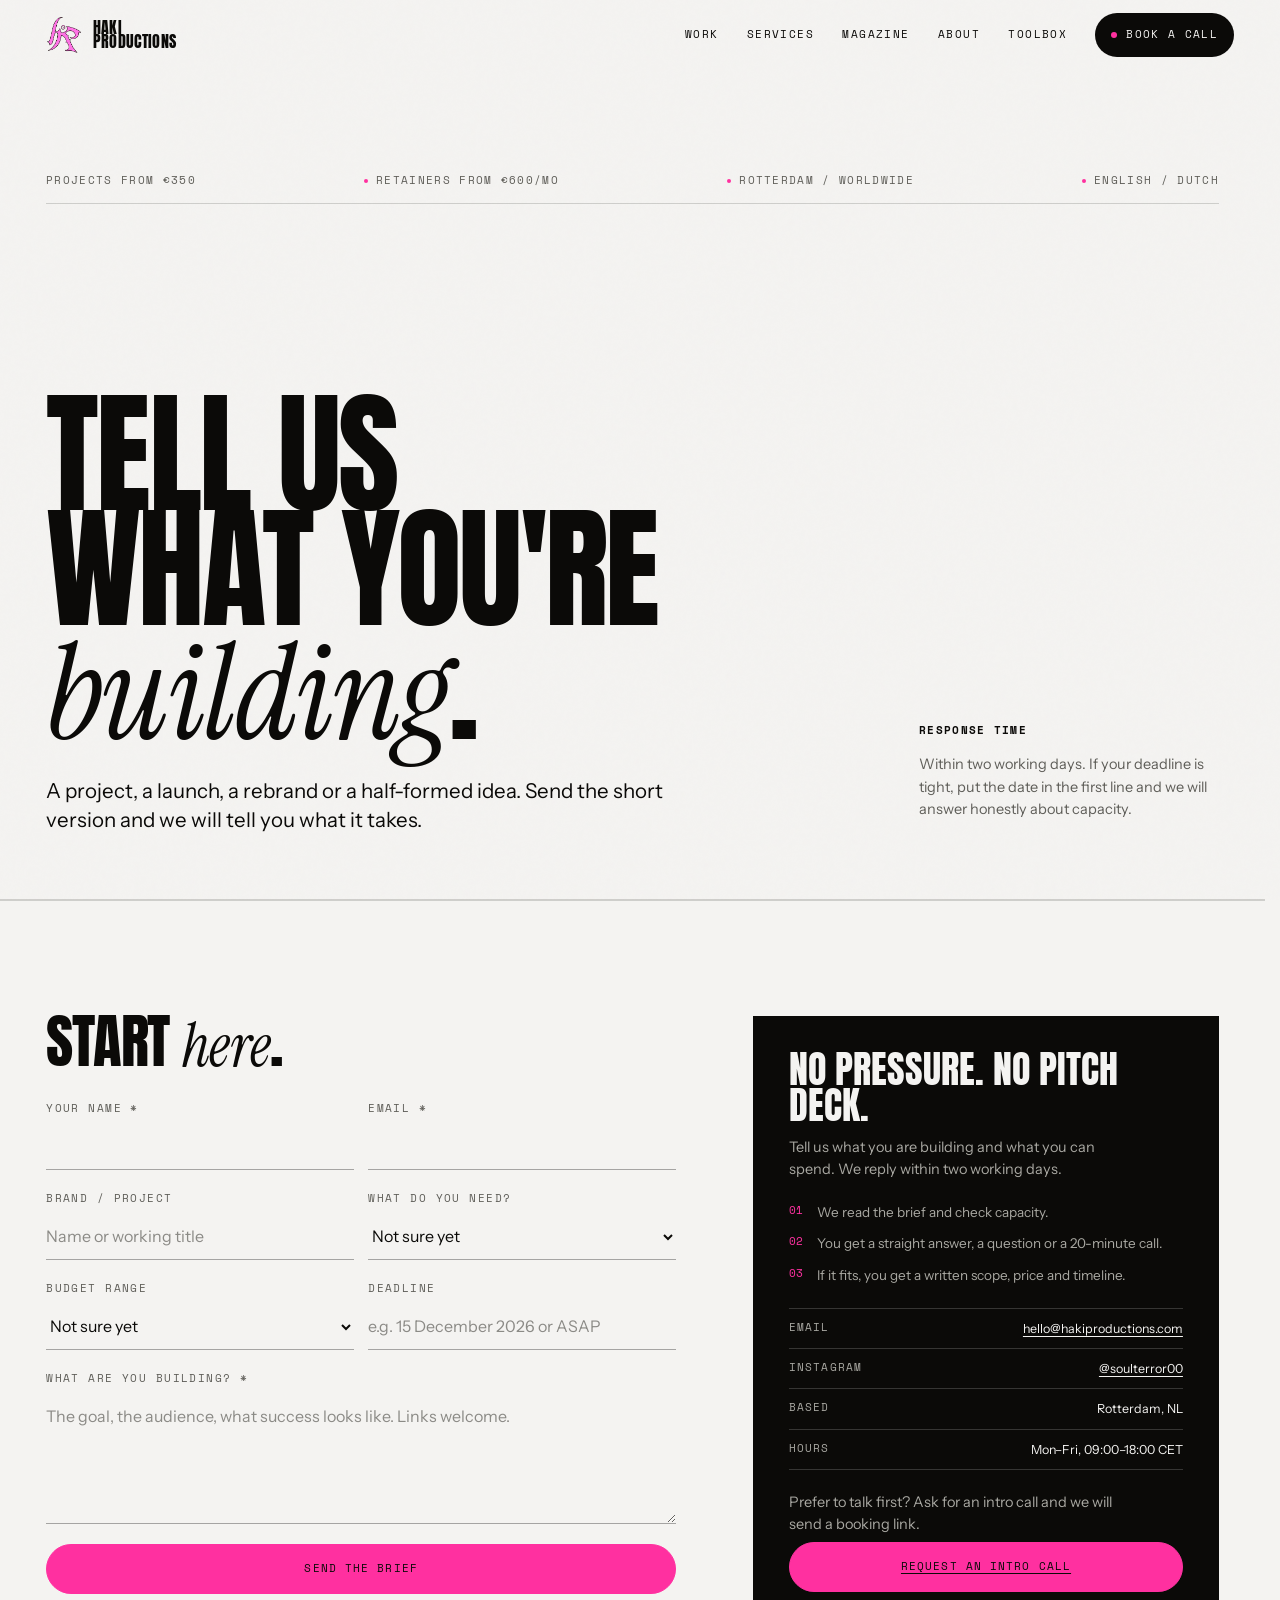
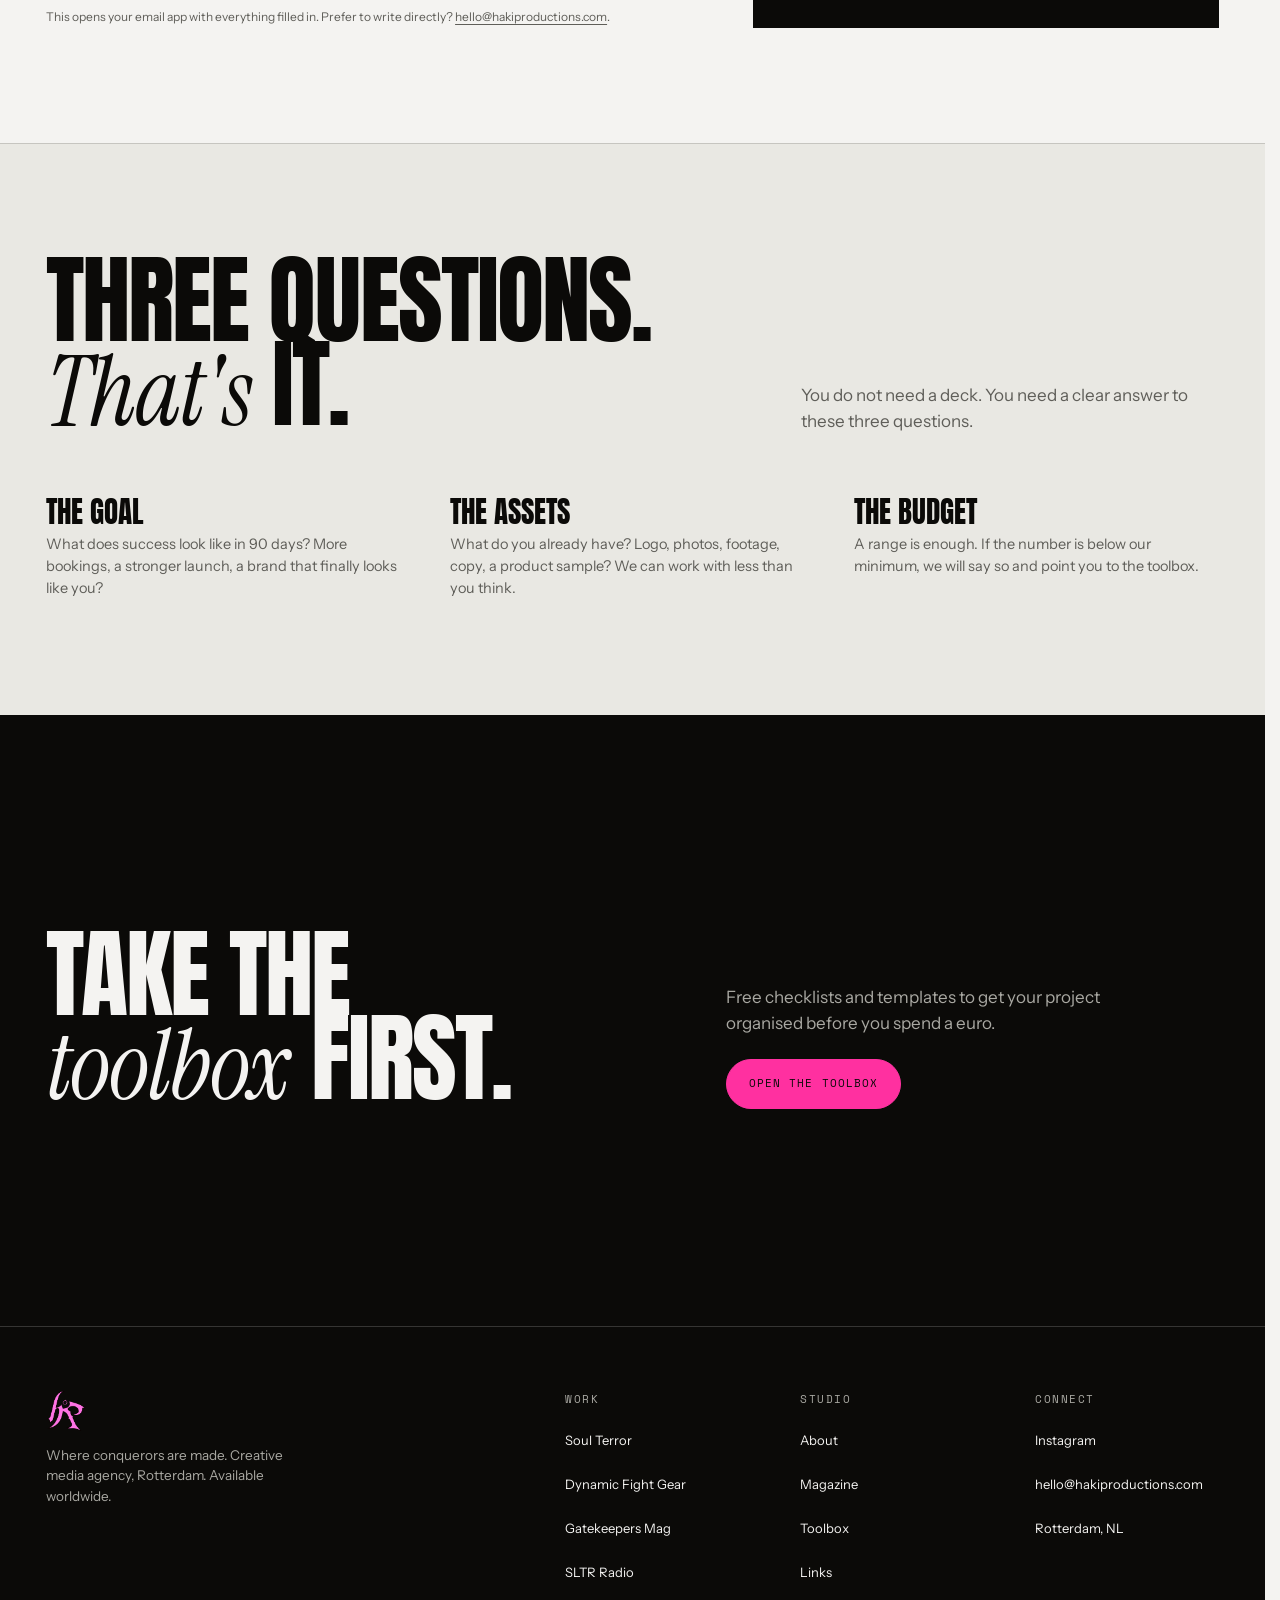
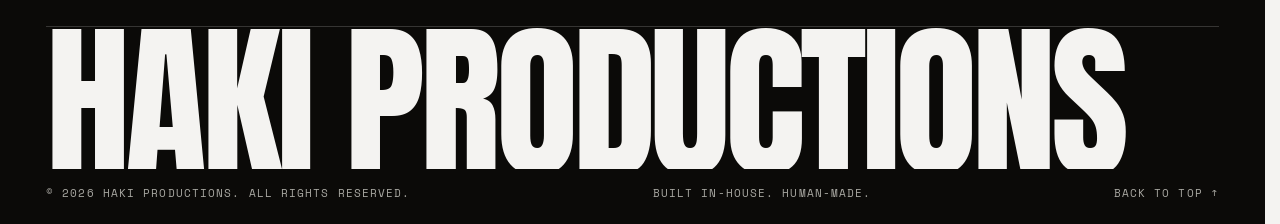
<file: site/contact.html>
<!doctype html>
<html lang="en">
<head>
  <meta charset="utf-8">
  <meta name="viewport" content="width=device-width, initial-scale=1">
  <title>Contact — Haki Productions</title>
  <meta name="description" content="Tell Haki Productions what you are building. Clear scope, clear price, reply within two working days. Projects from €350, retainers from €600/month.">
  <link rel="canonical" href="https://hakiproductions.com/contact.html">
  <meta property="og:type" content="website">
  <meta property="og:site_name" content="Haki Productions">
  <meta property="og:title" content="Contact — Haki Productions">
  <meta property="og:description" content="Tell us what you are building. We reply within two working days.">
  <meta property="og:image" content="https://hakiproductions.com/assets/img/og-haki.jpg">
  <meta name="twitter:card" content="summary_large_image">
  <meta name="theme-color" content="#0d0d0c">
  <link rel="icon" href="assets/img/haki-mark-pink.png" type="image/png">
  <link rel="preconnect" href="https://fonts.googleapis.com">
  <link rel="preconnect" href="https://fonts.gstatic.com" crossorigin>
  <link href="https://fonts.googleapis.com/css2?family=Anton&family=Instrument+Sans:wght@400;500;600;700&family=Instrument+Serif:ital@0;1&family=Space+Mono:wght@400;700&display=swap" rel="stylesheet">
  <link rel="stylesheet" href="assets/css/styles.css">
  <script>document.documentElement.classList.add("js");</script>
</head>
<body>
  <a class="skip-link" href="#main">Skip to content</a>
  <div class="scroll-progress" aria-hidden="true"><span id="progressBar"></span></div>

  <header class="site-header" id="top">
    <a class="brand" href="index.html" aria-label="Haki Productions home">
      <img class="brand-mark" src="assets/img/haki-mark-pink.png" alt="">
      <span class="brand-name">HAKI<br>PRODUCTIONS</span>
    </a>
    <nav class="main-nav" id="mainNav" aria-label="Main navigation">
      <a href="work.html">Work</a>
      <a href="services.html">Services</a>
      <a href="magazine.html">Magazine</a>
      <a href="about.html">About</a>
      <a href="toolbox.html">Toolbox</a>
      <a href="contact.html" class="nav-cta" aria-current="page">Book a call</a>
    </nav>
    <button class="nav-toggle" id="navToggle" aria-expanded="false" aria-controls="mainNav" aria-label="Open menu">
      <span></span><span></span>
    </button>
  </header>

  <main id="main">
    <section class="page-hero">
      <div class="wrap">
        <div class="page-hero-grid">
          <div>
            <h1 class="display">TELL US WHAT YOU'RE <em>building</em>.</h1>
            <p class="lede">A project, a launch, a rebrand or a half-formed idea. Send the short version and we will tell you what it takes.</p>
          </div>
          <div class="page-hero-side">
            <b>Response time</b>
            <p>Within two working days. If your deadline is tight, put the date in the first line and we will answer honestly about capacity.</p>
          </div>
        </div>
        <div class="hero-meta">
          <span>Projects from €350</span>
          <span>Retainers from €600/mo</span>
          <span>Rotterdam / worldwide</span>
          <span>English / Dutch</span>
        </div>
      </div>
    </section>

    <section class="section">
      <div class="wrap contact-grid">
        <div>
          <h2 class="display" style="font-size:clamp(34px,4.6vw,64px);margin-bottom:28px">START <em>here</em>.</h2>

          <form class="form-grid" data-mailto="hello@hakiproductions.com" data-subject="Project inquiry — Haki Productions" data-intro="New project inquiry from the Haki Productions website.">
            <div class="field">
              <label for="name">Your name *</label>
              <input id="name" name="name" type="text" autocomplete="name" required>
            </div>

            <div class="field">
              <label for="email">Email *</label>
              <input id="email" name="email" type="email" autocomplete="email" required>
            </div>

            <div class="field">
              <label for="brand">Brand / project</label>
              <input id="brand" name="brand" type="text" placeholder="Name or working title">
            </div>

            <div class="field">
              <label for="service">What do you need?</label>
              <select id="service" name="service">
                <option value="">Not sure yet</option>
                <option value="The Engine">The Engine — monthly content</option>
                <option value="The Launch">The Launch — campaign</option>
                <option value="The Identity">The Identity — brand system</option>
                <option value="The Press Kit">The Press Kit</option>
                <option value="The Recap">The Recap — event media</option>
                <option value="Gatekeepers Mag editorial">Gatekeepers Mag — editorial</option>
                <option value="Fashion / merch production">Fashion / merch production</option>
                <option value="Music / release">Music / release</option>
                <option value="Something else">Something else</option>
              </select>
            </div>

            <div class="field">
              <label for="budget">Budget range</label>
              <select id="budget" name="budget">
                <option value="">Not sure yet</option>
                <option value="Under €350">Under €350</option>
                <option value="€350–750">€350–750</option>
                <option value="€750–1,500">€750–1,500</option>
                <option value="€1,500–3,000">€1,500–3,000</option>
                <option value="€3,000+">€3,000+</option>
              </select>
            </div>

            <div class="field">
              <label for="deadline">Deadline</label>
              <input id="deadline" name="deadline" type="text" placeholder="e.g. 15 December 2026 or ASAP">
            </div>

            <div class="field full">
              <label for="message">What are you building? *</label>
              <textarea id="message" name="message" placeholder="The goal, the audience, what success looks like. Links welcome." required></textarea>
            </div>

            <div class="field full">
              <button class="btn btn-pink" type="submit">Send the brief</button>
            </div>
          </form>

          <p class="form-note">This opens your email app with everything filled in. Prefer to write directly? <a href="mailto:hello@hakiproductions.com" style="text-decoration:underline;text-underline-offset:3px">hello@hakiproductions.com</a>.</p>
        </div>

        <aside class="contact-aside">
          <h3>No pressure. No pitch deck.</h3>
          <p>Tell us what you are building and what you can spend. We reply within two working days.</p>

          <ol class="contact-steps">
            <li>We read the brief and check capacity.</li>
            <li>You get a straight answer, a question or a 20-minute call.</li>
            <li>If it fits, you get a written scope, price and timeline.</li>
          </ol>

          <ul class="contact-list">
            <li><span>Email</span><strong><a href="mailto:hello@hakiproductions.com">hello@hakiproductions.com</a></strong></li>
            <li><span>Instagram</span><strong><a href="https://www.instagram.com/soulterror00/" target="_blank" rel="noopener">@soulterror00</a></strong></li>
            <li><span>Based</span><strong>Rotterdam, NL</strong></li>
            <li><span>Hours</span><strong>Mon–Fri, 09:00–18:00 CET</strong></li>
          </ul>

          <p class="form-note" style="color:var(--muted-dark);margin-top:0">Prefer to talk first? Ask for an intro call and we will send a booking link.</p>
          <a class="btn btn-pink" href="mailto:hello@hakiproductions.com?subject=Intro%20call%20%E2%80%94%20Haki%20Productions">Request an intro call</a>
        </aside>
      </div>
    </section>

    <section class="section paper-2">
      <div class="wrap">
        <div class="section-head">
          <div>
            <h2 class="display">THREE QUESTIONS. <em>That's</em> IT.</h2>
          </div>
          <p>You do not need a deck. You need a clear answer to these three questions.</p>
        </div>

        <div class="curation-grid">
          <div>
            <h3>The goal</h3>
            <p>What does success look like in 90 days? More bookings, a stronger launch, a brand that finally looks like you?</p>
          </div>
          <div>
            <h3>The assets</h3>
            <p>What do you already have? Logo, photos, footage, copy, a product sample? We can work with less than you think.</p>
          </div>
          <div>
            <h3>The budget</h3>
            <p>A range is enough. If the number is below our minimum, we will say so and point you to the toolbox.</p>
          </div>
        </div>
      </div>
    </section>

    <section class="section cta">
      <div class="wrap cta-inner">
        <div>

          <h2 class="display">TAKE THE <em>toolbox</em> FIRST.</h2>
        </div>
        <div>
          <p>Free checklists and templates to get your project organised before you spend a euro.</p>
          <a class="btn btn-pink" href="toolbox.html">Open the toolbox</a>
        </div>
      </div>
    </section>
  </main>

  <footer class="site-footer">
    <div class="wrap">
      <div class="footer-top">
        <div class="footer-brand">
          <img src="assets/img/haki-mark-pink.png" alt="">
          <p>Where conquerors are made. Creative media agency, Rotterdam. Available worldwide.</p>
        </div>
        <div class="footer-col">
          <h3>Work</h3>
          <a href="work.html#soul-terror">Soul Terror</a>
          <a href="work.html#dynamic">Dynamic Fight Gear</a>
          <a href="work.html#gatekeepers">Gatekeepers Mag</a>
          <a href="work.html#sltr">SLTR Radio</a>
        </div>
        <div class="footer-col">
          <h3>Studio</h3>
          <a href="about.html">About</a>
          <a href="magazine.html">Magazine</a>
          <a href="toolbox.html">Toolbox</a>
          <a href="links.html">Links</a>
        </div>
        <div class="footer-col">
          <h3>Connect</h3>
          <a href="https://www.instagram.com/soulterror00/" target="_blank" rel="noopener">Instagram</a>
          <a href="mailto:hello@hakiproductions.com">hello@hakiproductions.com</a>
          <span>Rotterdam, NL</span>
        </div>
      </div>
      <div class="footer-wordmark"><span>HAKI PRODUCTIONS</span></div>
      <div class="footer-bottom">
        <span>© <span id="year">2026</span> Haki Productions. All rights reserved.</span>
        <span>Built in-house. Human-made.</span>
        <a href="#top">Back to top ↑</a>
      </div>
    </div>
  </footer>

  <script src="assets/js/main.js"></script>
</body>
</html>
</file>
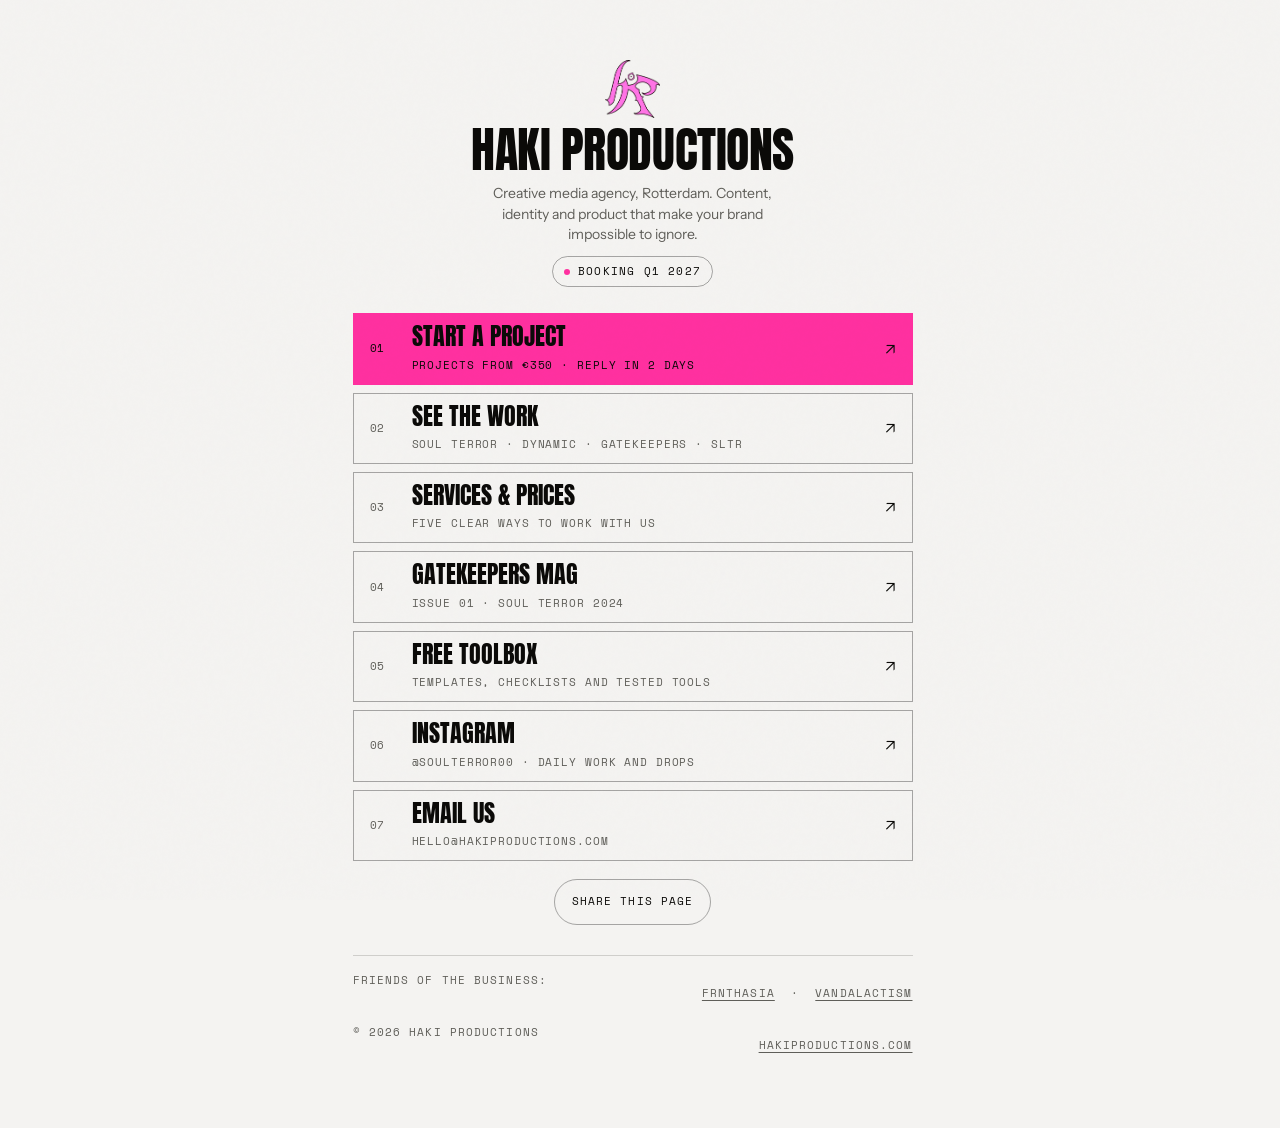
<file: site/links.html>
<!doctype html>
<html lang="en">
<head>
  <meta charset="utf-8">
  <meta name="viewport" content="width=device-width, initial-scale=1">
  <title>Links — Haki Productions</title>
  <meta name="description" content="Everything Haki Productions in one place: work, services, GATEKEEPERS MAG, the toolbox, Instagram and friends of the business.">
  <link rel="canonical" href="https://hakiproductions.com/links.html">
  <meta property="og:type" content="website">
  <meta property="og:site_name" content="Haki Productions">
  <meta property="og:title" content="Links — Haki Productions">
  <meta property="og:description" content="Work, services, magazine, toolbox and contact. One page, no algorithm.">
  <meta property="og:image" content="https://hakiproductions.com/assets/img/og-haki.jpg">
  <meta name="twitter:card" content="summary_large_image">
  <meta name="theme-color" content="#0d0d0c">
  <link rel="icon" href="assets/img/haki-mark-pink.png" type="image/png">
  <link rel="preconnect" href="https://fonts.googleapis.com">
  <link rel="preconnect" href="https://fonts.gstatic.com" crossorigin>
  <link href="https://fonts.googleapis.com/css2?family=Anton&family=Instrument+Sans:wght@400;500;600;700&family=Instrument+Serif:ital@0;1&family=Space+Mono:wght@400;700&display=swap" rel="stylesheet">
  <link rel="stylesheet" href="assets/css/styles.css">
  <script>document.documentElement.classList.add("js");</script>
</head>
<body>
  <a class="skip-link" href="#main">Skip to content</a>

  <main class="links-page" id="main">
    <div class="links-card">
      <div class="links-brand">
        <img src="assets/img/haki-mark-pink.png" alt="Haki Productions mark">
        <h1>HAKI PRODUCTIONS</h1>
        <p>Creative media agency, Rotterdam. Content, identity and product that make your brand impossible to ignore.</p>
        <span class="links-availability">Booking Q1 2027</span>
      </div>

      <nav class="links-list" aria-label="Haki Productions links">
        <a class="link-row featured" href="contact.html">
          <span class="link-num">01</span>
          <span>
            <span class="link-label">Start a project</span>
            <span class="link-sub">Projects from €350 · reply in 2 days</span>
          </span>
          <span class="arrow" aria-hidden="true">↗</span>
        </a>

        <a class="link-row" href="work.html">
          <span class="link-num">02</span>
          <span>
            <span class="link-label">See the work</span>
            <span class="link-sub">Soul Terror · Dynamic · Gatekeepers · SLTR</span>
          </span>
          <span class="arrow" aria-hidden="true">↗</span>
        </a>

        <a class="link-row" href="services.html">
          <span class="link-num">03</span>
          <span>
            <span class="link-label">Services &amp; prices</span>
            <span class="link-sub">Five clear ways to work with us</span>
          </span>
          <span class="arrow" aria-hidden="true">↗</span>
        </a>

        <a class="link-row" href="magazine.html">
          <span class="link-num">04</span>
          <span>
            <span class="link-label">Gatekeepers Mag</span>
            <span class="link-sub">Issue 01 · Soul Terror 2024</span>
          </span>
          <span class="arrow" aria-hidden="true">↗</span>
        </a>

        <a class="link-row" href="toolbox.html">
          <span class="link-num">05</span>
          <span>
            <span class="link-label">Free toolbox</span>
            <span class="link-sub">Templates, checklists and tested tools</span>
          </span>
          <span class="arrow" aria-hidden="true">↗</span>
        </a>

        <a class="link-row" href="https://www.instagram.com/soulterror00/" target="_blank" rel="noopener">
          <span class="link-num">06</span>
          <span>
            <span class="link-label">Instagram</span>
            <span class="link-sub">@soulterror00 · daily work and drops</span>
          </span>
          <span class="arrow" aria-hidden="true">↗</span>
        </a>

        <a class="link-row" href="mailto:hello@hakiproductions.com">
          <span class="link-num">07</span>
          <span>
            <span class="link-label">Email us</span>
            <span class="link-sub">hello@hakiproductions.com</span>
          </span>
          <span class="arrow" aria-hidden="true">↗</span>
        </a>
      </nav>

      <div class="links-share">
        <button class="btn btn-ghost btn-sm" type="button" data-share>Share this page</button>
      </div>

      <div class="links-foot">
        <span>Friends of the business:</span>
        <span>
          <a href="https://www.instagram.com/frnthasia/" target="_blank" rel="noopener">FRNTHASIA</a>
          &nbsp;·&nbsp;
          <a href="https://www.instagram.com/vandalactivist/" target="_blank" rel="noopener">VANDALACTISM</a>
        </span>
      </div>
      <div class="links-foot" style="border-top:0;margin-top:8px;padding-top:0">
        <span>© <span id="year">2026</span> Haki Productions</span>
        <a href="index.html">hakiproductions.com</a>
      </div>
    </div>
  </main>

  <script src="assets/js/main.js"></script>
</body>
</html>
</file>
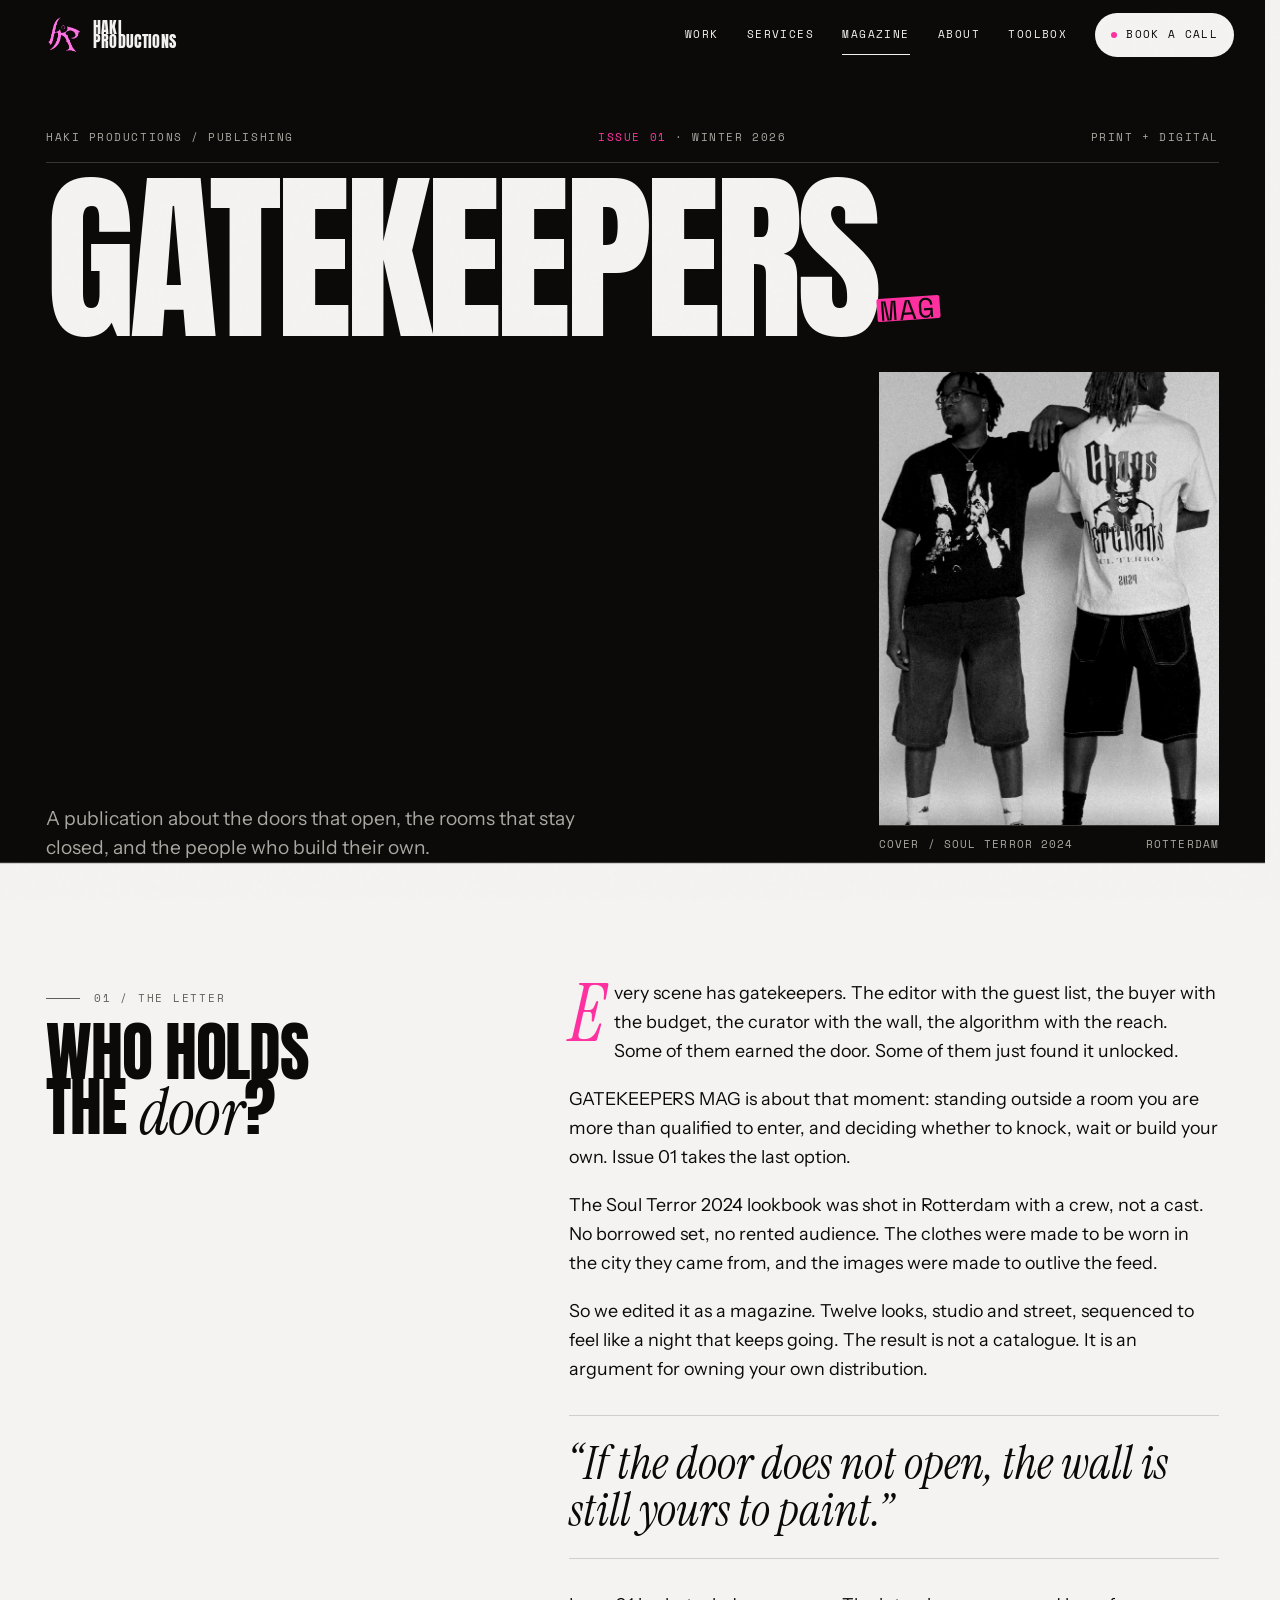
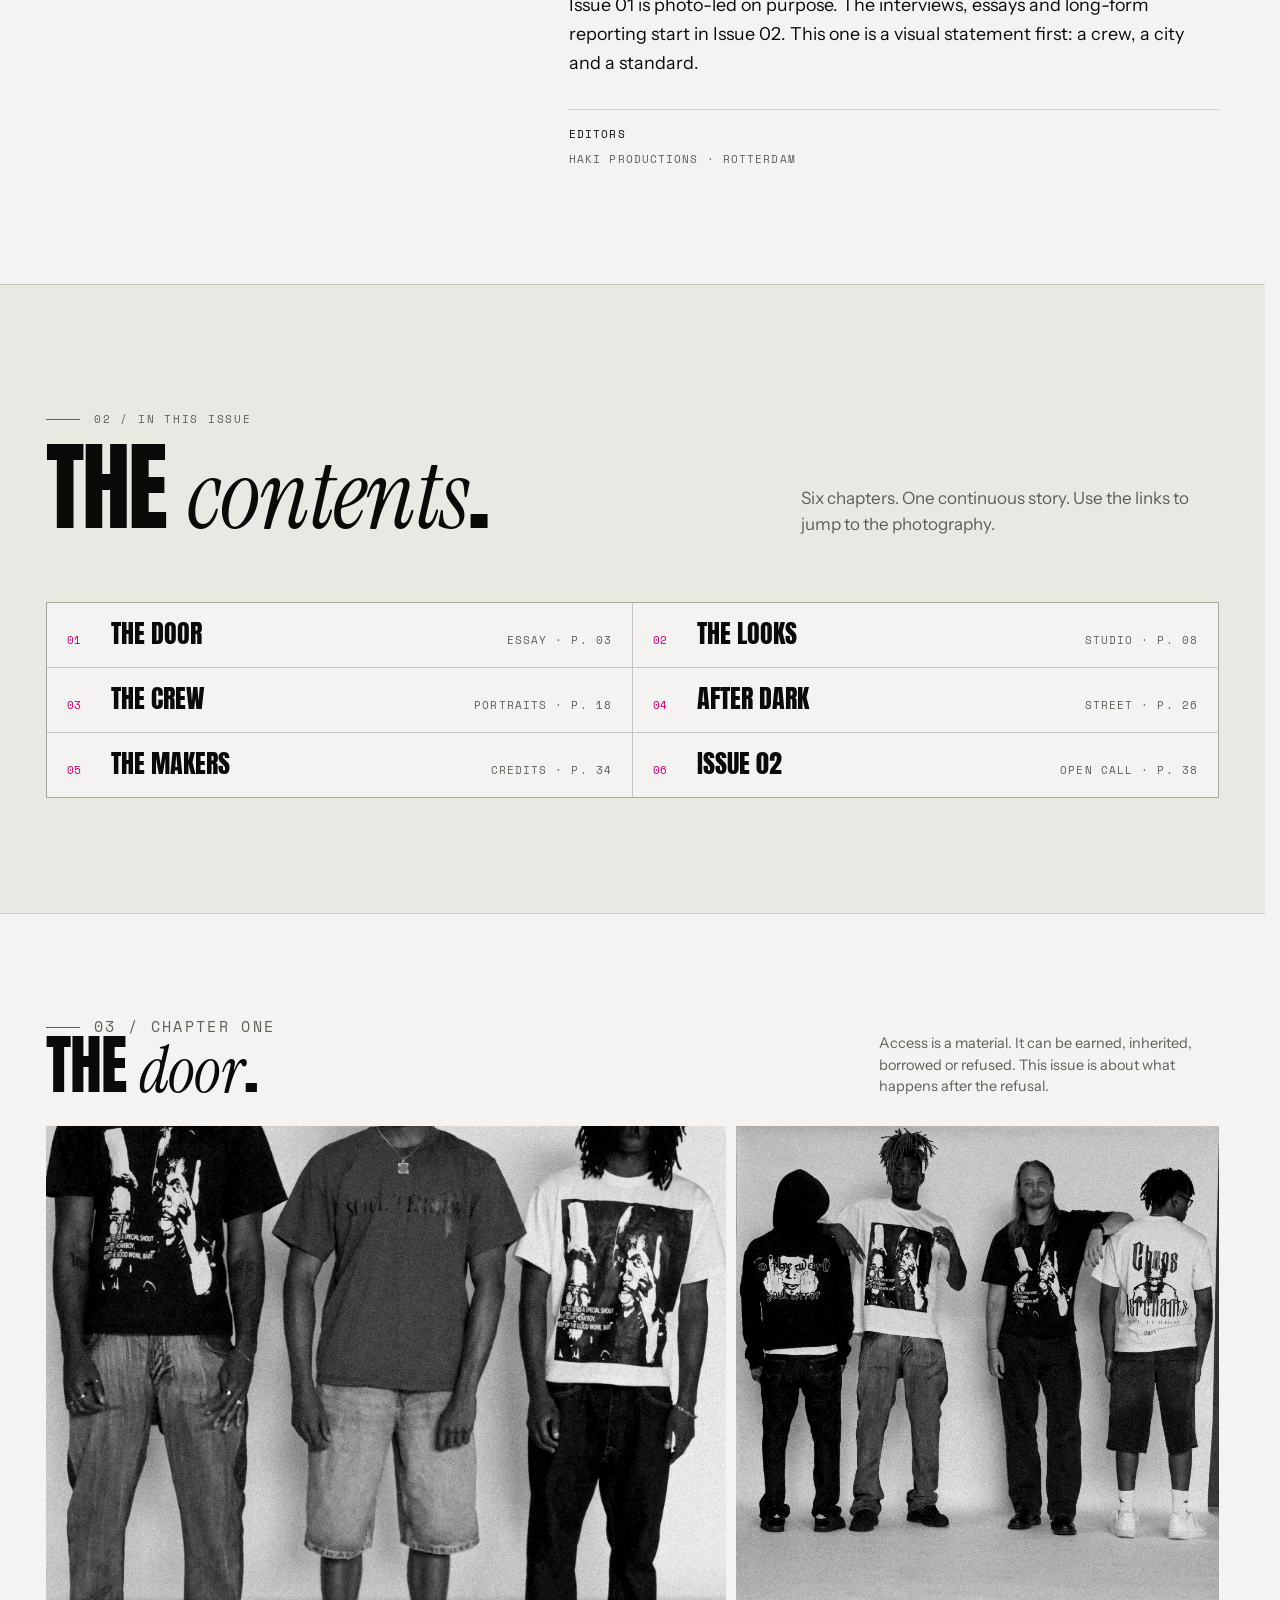
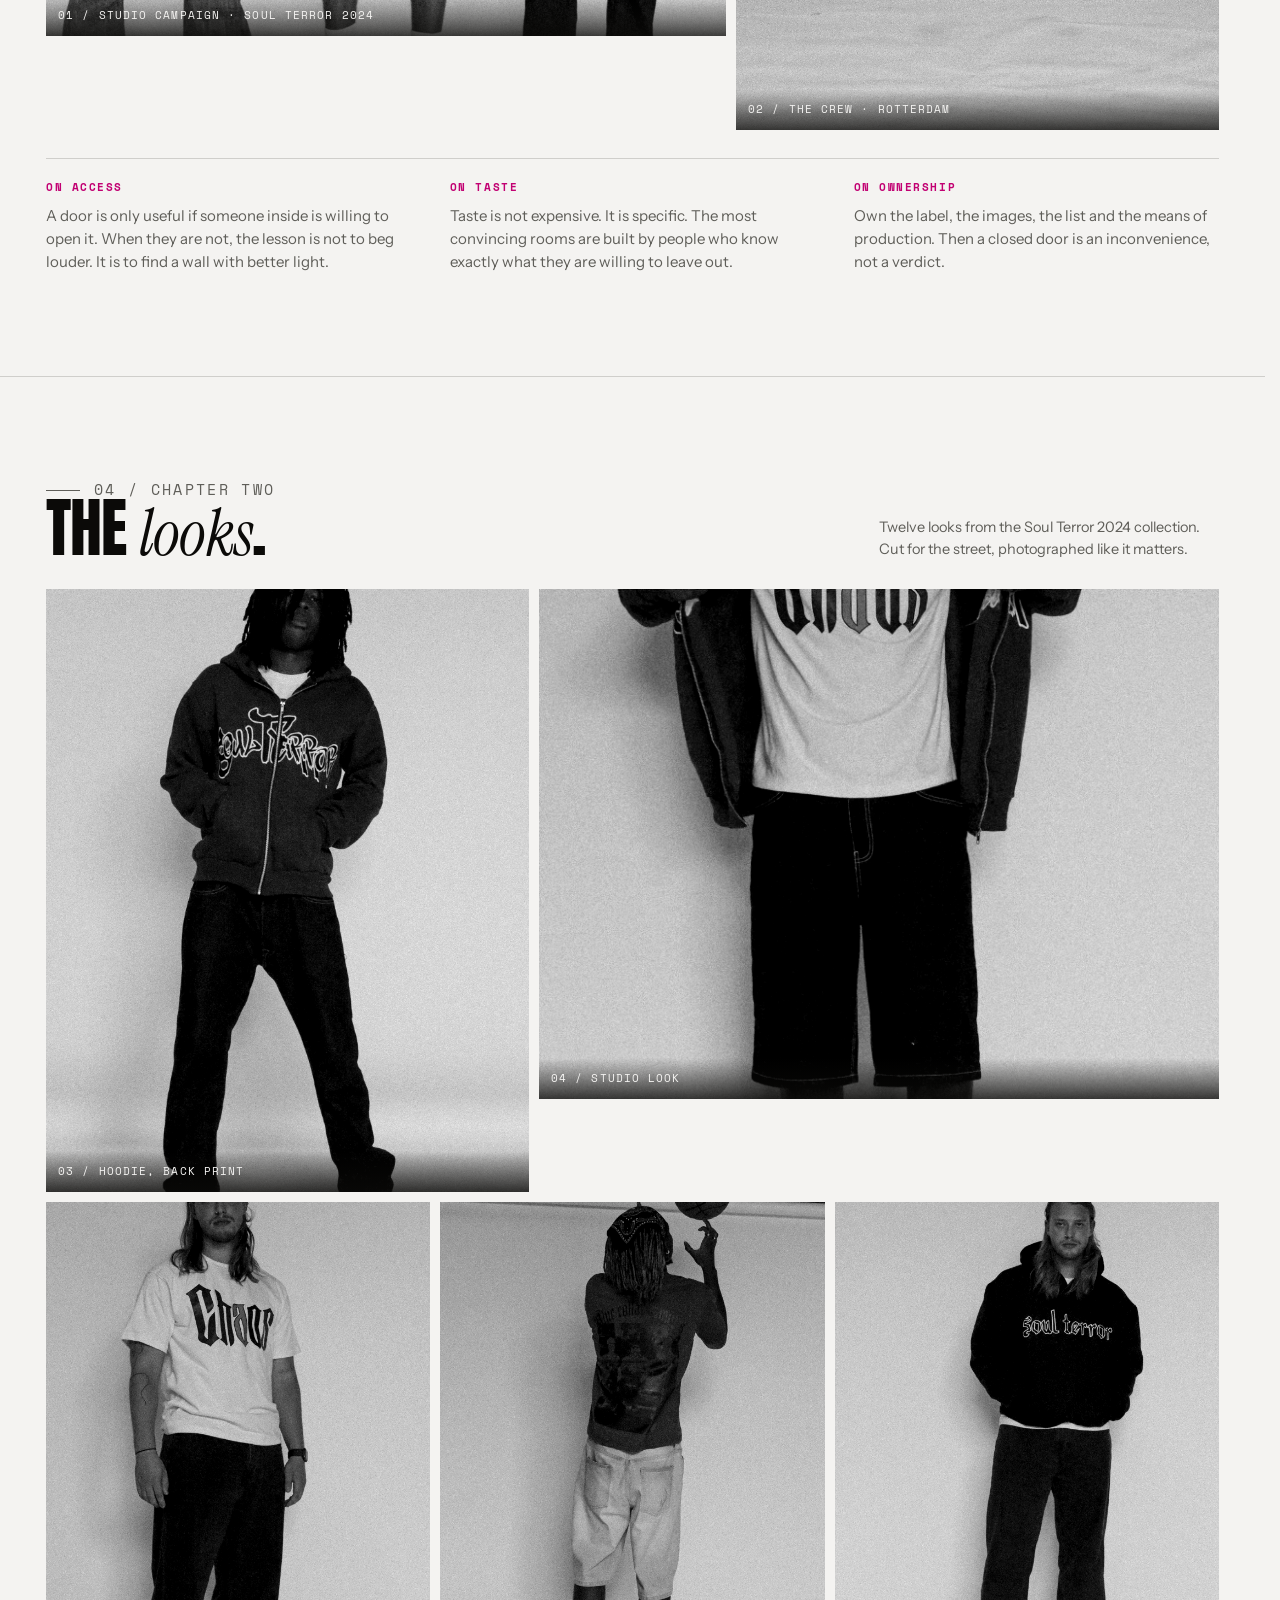
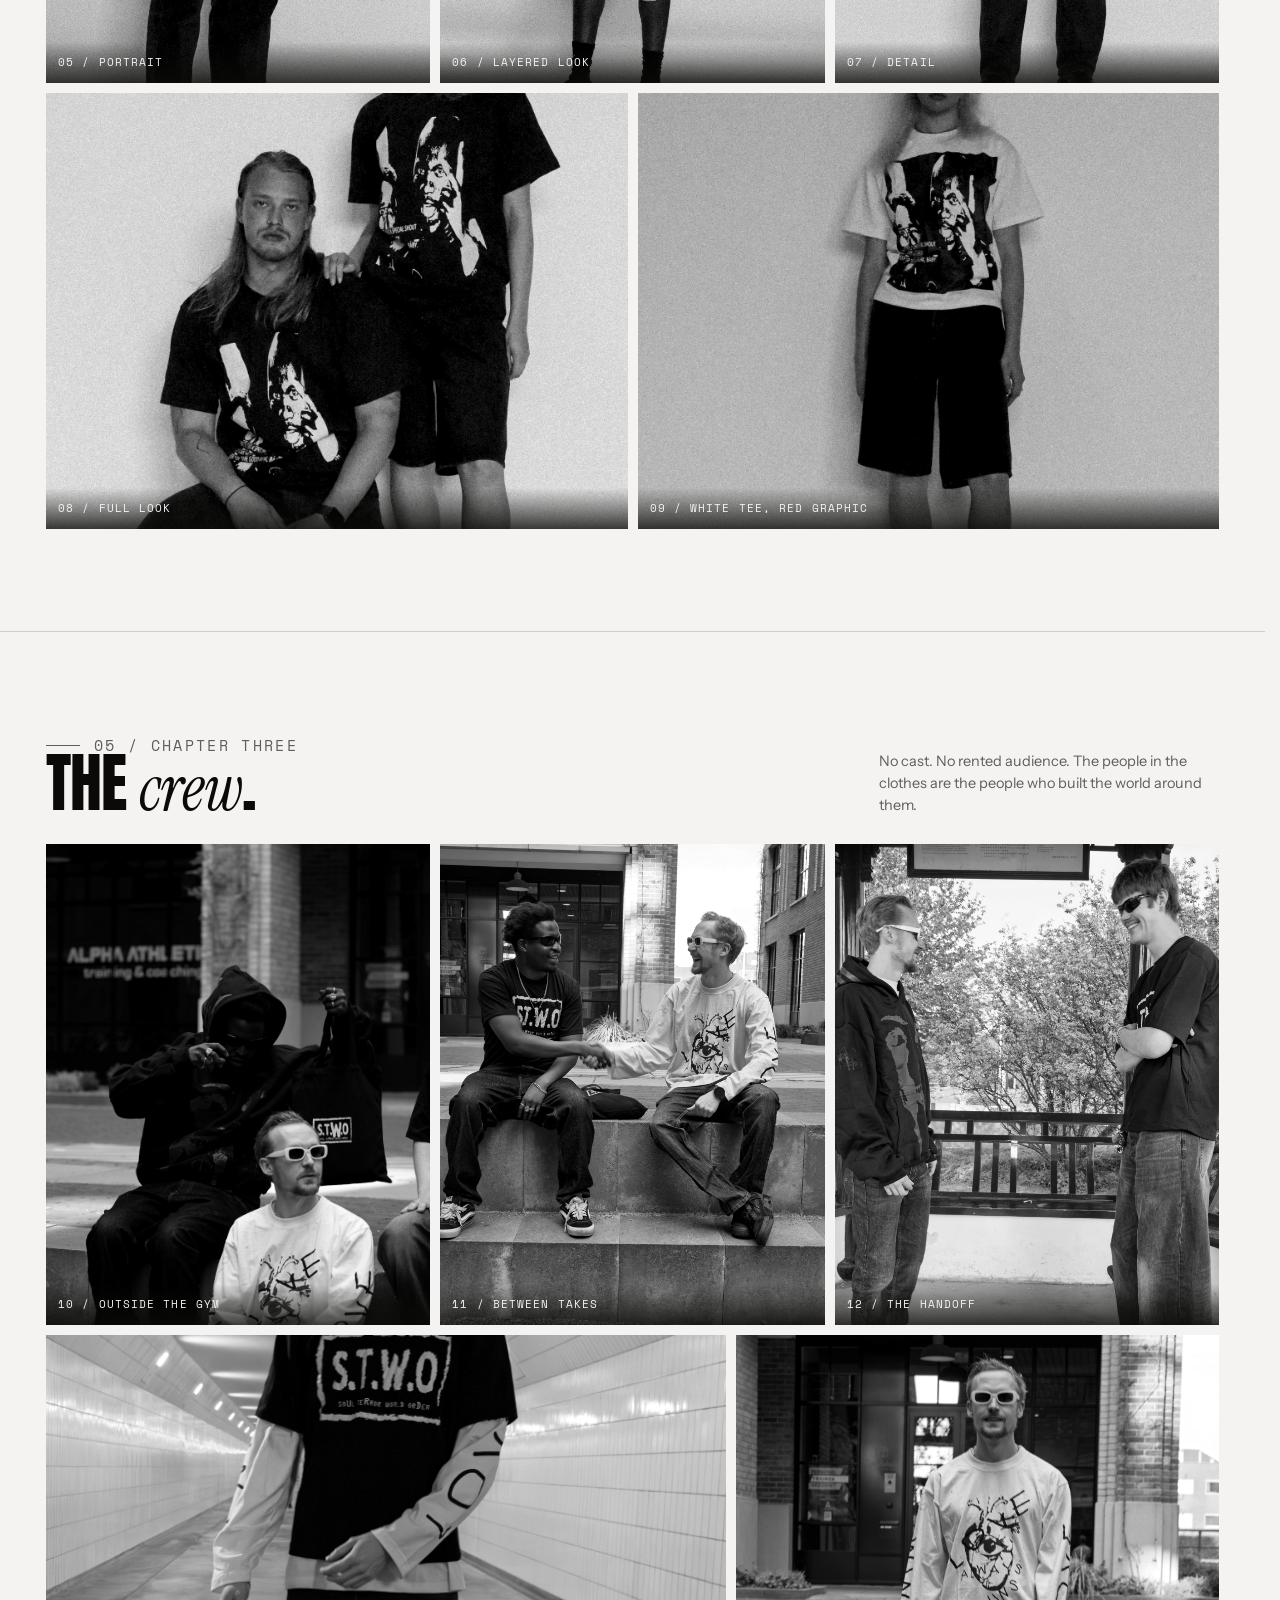
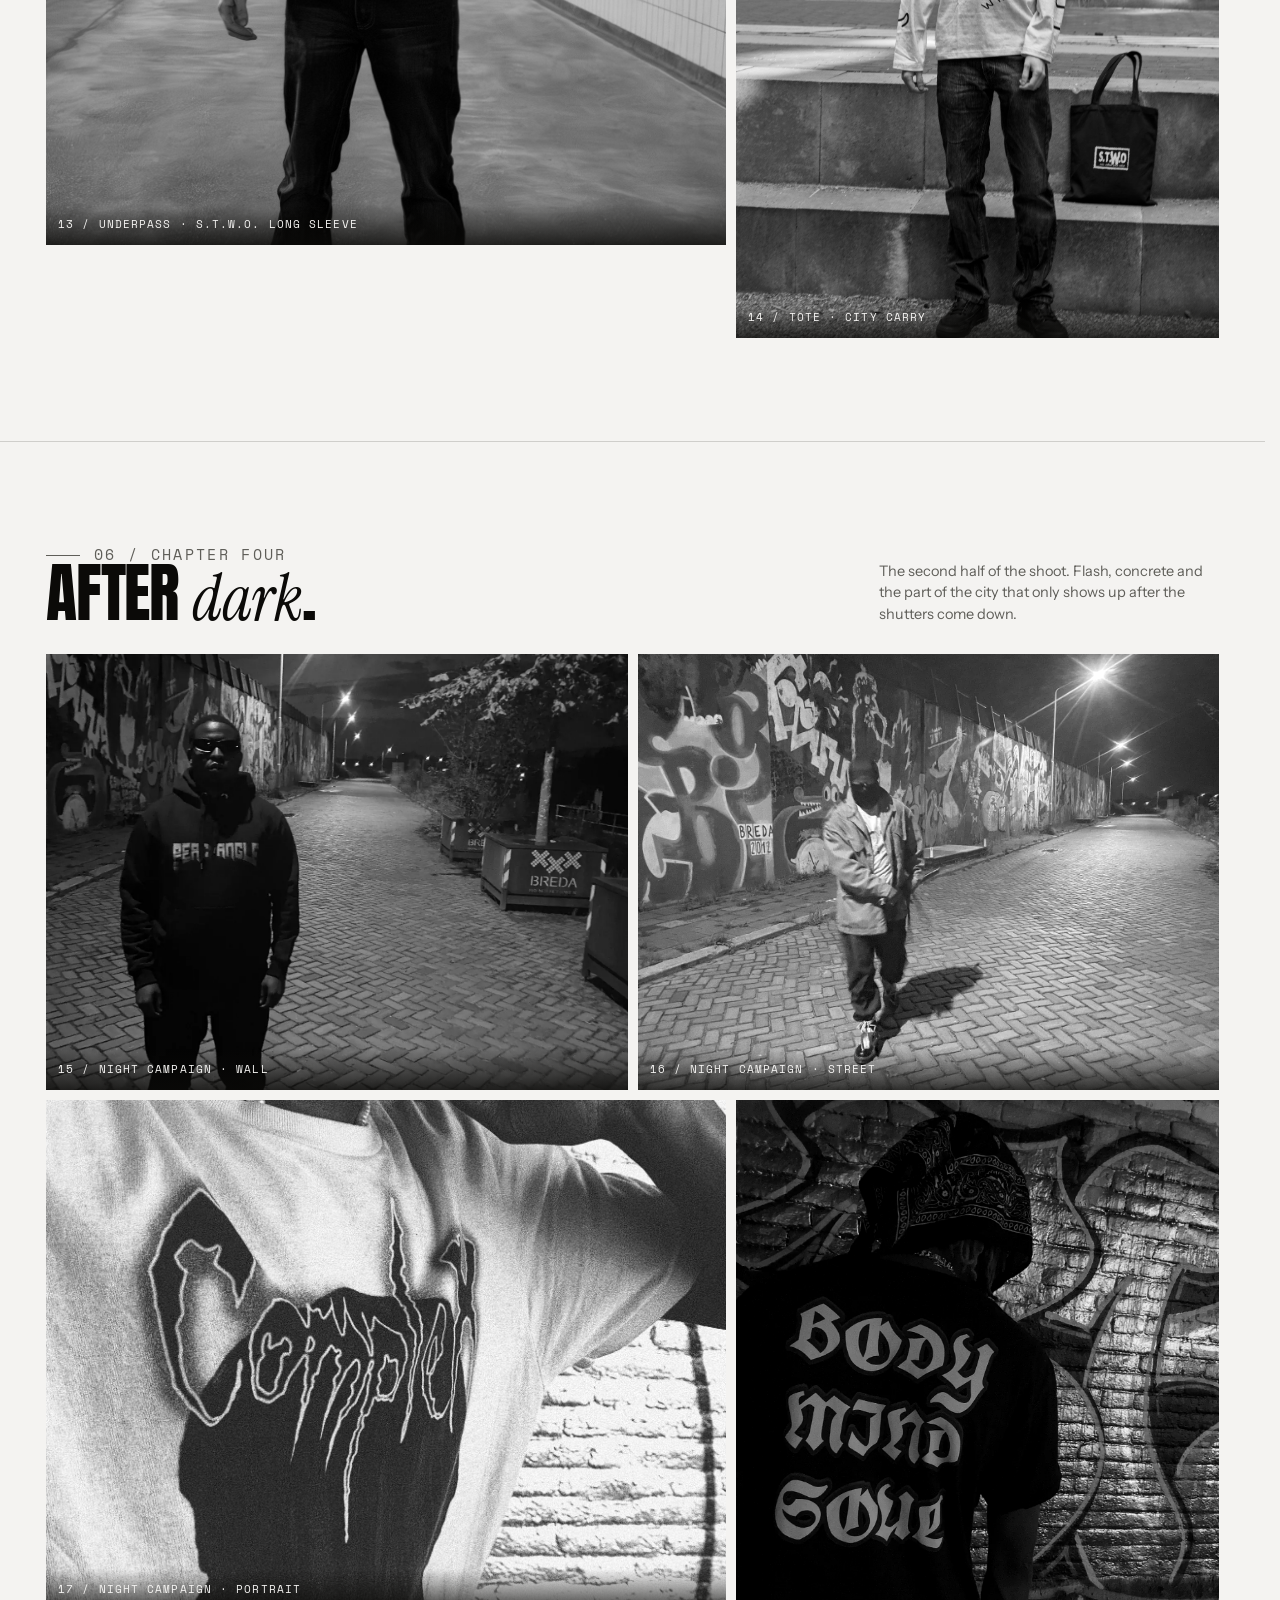
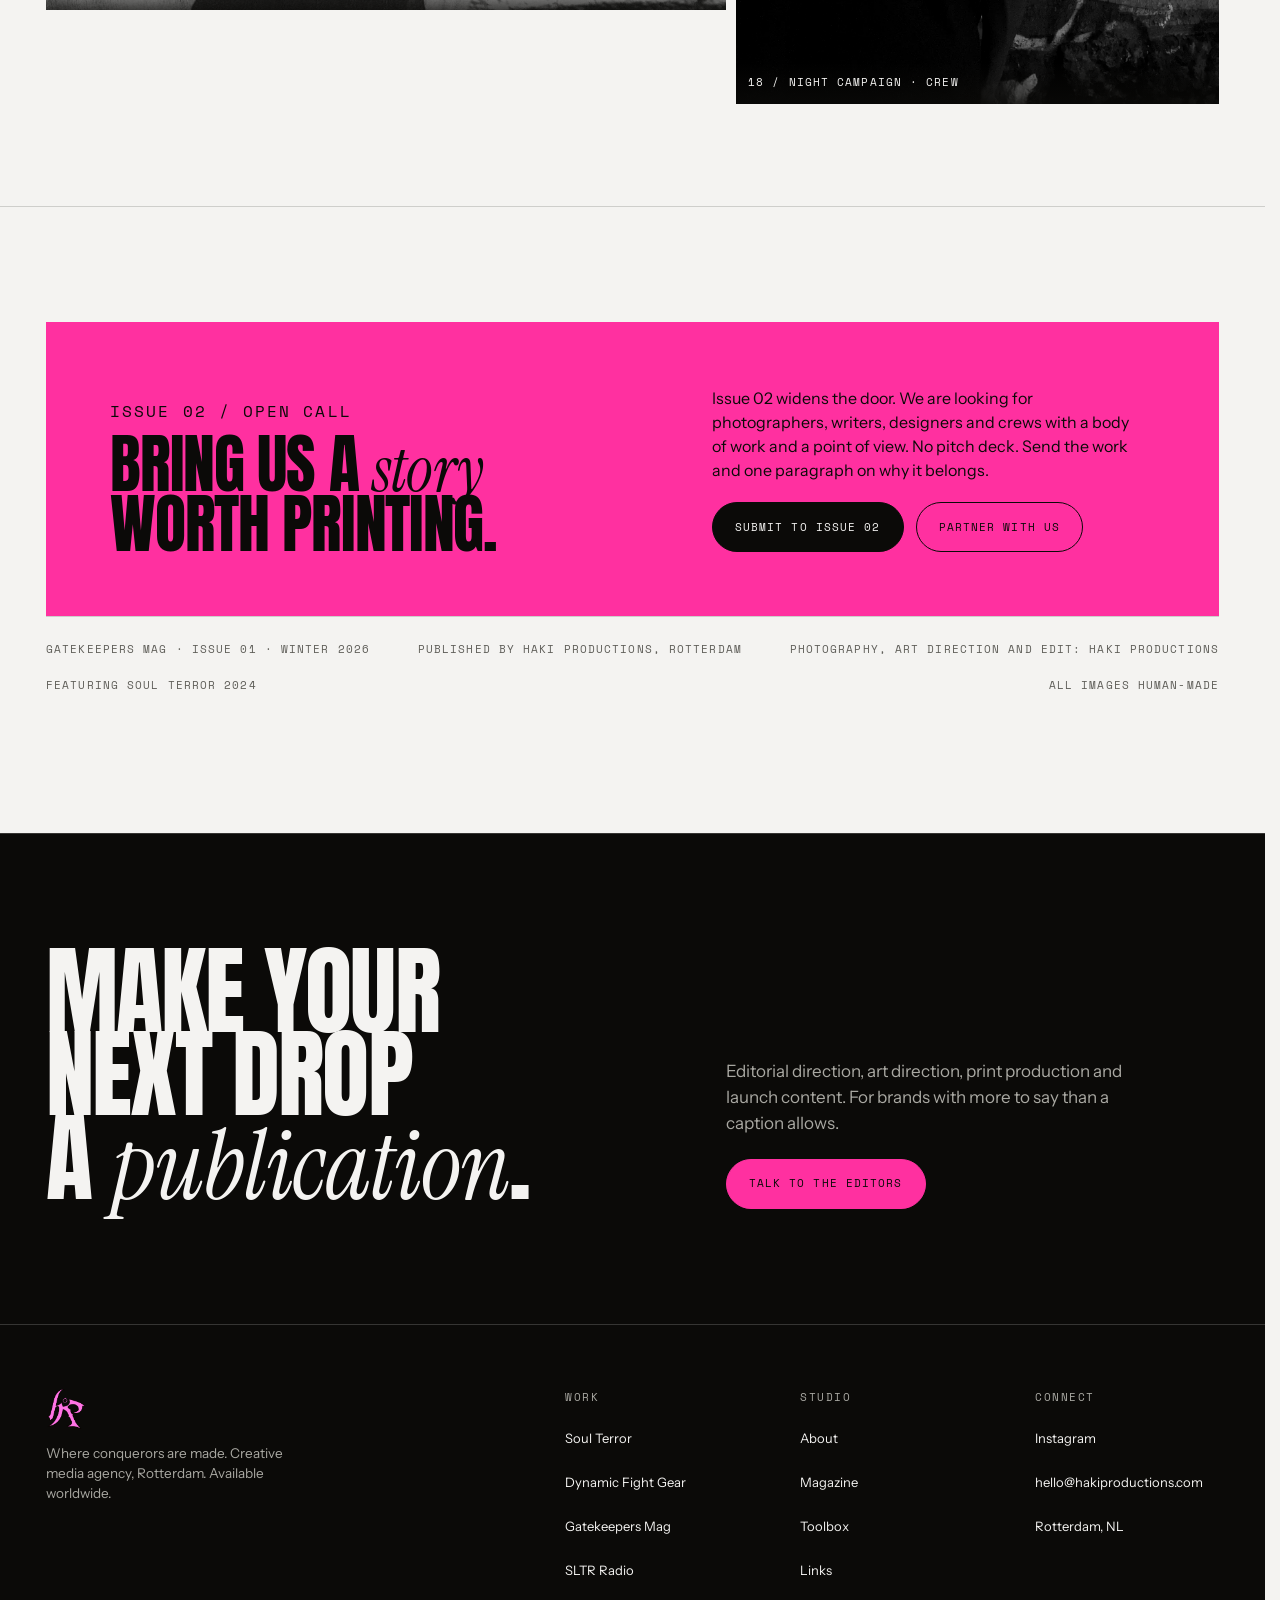
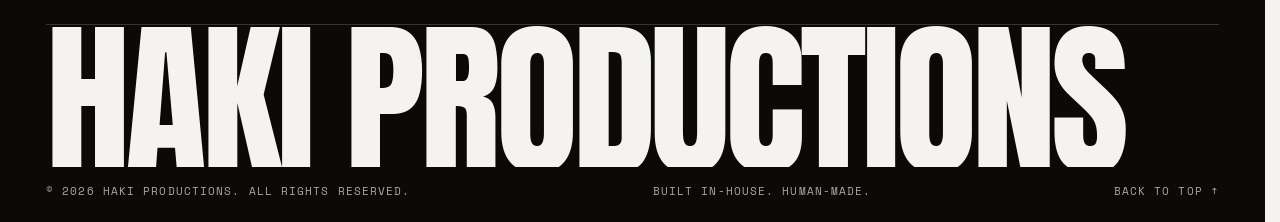
<file: site/magazine.html>
<!doctype html>
<html lang="en">
<head>
  <meta charset="utf-8">
  <meta name="viewport" content="width=device-width, initial-scale=1">
  <title>GATEKEEPERS MAG — Issue 01 — Haki Productions</title>
  <meta name="description" content="GATEKEEPERS MAG Issue 01: the Soul Terror 2024 lookbook, edited as a print-first publication about access, taste and the people who build their own rooms.">
  <link rel="canonical" href="https://hakiproductions.com/magazine.html">
  <meta property="og:type" content="website">
  <meta property="og:site_name" content="Haki Productions">
  <meta property="og:title" content="GATEKEEPERS MAG — Issue 01">
  <meta property="og:description" content="Twelve looks, one crew, no gatekeepers. The Soul Terror 2024 lookbook as a print-first editorial object.">
  <meta property="og:image" content="https://hakiproductions.com/assets/img/magazine/st24-04.webp">
  <meta name="twitter:card" content="summary_large_image">
  <meta name="theme-color" content="#0d0d0c">
  <link rel="icon" href="assets/img/haki-mark-pink.png" type="image/png">
  <link rel="preconnect" href="https://fonts.googleapis.com">
  <link rel="preconnect" href="https://fonts.gstatic.com" crossorigin>
  <link href="https://fonts.googleapis.com/css2?family=Anton&family=Instrument+Sans:wght@400;500;600;700&family=Instrument+Serif:ital@0;1&family=Space+Mono:wght@400;700&display=swap" rel="stylesheet">
  <link rel="stylesheet" href="assets/css/styles.css">
  <script>document.documentElement.classList.add("js");</script>
</head>
<body class="dark-hero">
  <a class="skip-link" href="#main">Skip to content</a>
  <div class="scroll-progress" aria-hidden="true"><span id="progressBar"></span></div>

  <header class="site-header" id="top">
    <a class="brand" href="index.html" aria-label="Haki Productions home">
      <img class="brand-mark" src="assets/img/haki-mark-pink.png" alt="">
      <span class="brand-name">HAKI<br>PRODUCTIONS</span>
    </a>
    <nav class="main-nav" id="mainNav" aria-label="Main navigation">
      <a href="work.html">Work</a>
      <a href="services.html">Services</a>
      <a href="magazine.html" aria-current="page">Magazine</a>
      <a href="about.html">About</a>
      <a href="toolbox.html">Toolbox</a>
      <a href="contact.html" class="nav-cta">Book a call</a>
    </nav>
    <button class="nav-toggle" id="navToggle" aria-expanded="false" aria-controls="mainNav" aria-label="Open menu">
      <span></span><span></span>
    </button>
  </header>

  <main id="main">
    <section class="mag-hero">
      <div class="wrap">
        <div class="mag-kicker">
          <span>Haki Productions / Publishing</span>
          <span><b>Issue 01</b> · Winter 2026</span>
          <span>Print + digital</span>
        </div>

        <h1 class="mag-masthead" aria-label="Gatekeepers Mag">GATEKEEPERS<span class="mag">MAG</span></h1>

        <div class="mag-hero-grid">
          <p class="mag-sub">A publication about the doors that open, the rooms that stay closed, and the people who build their own.</p>

          <figure class="mag-cover">
            <span class="cover-badge">Issue 01</span>
            <img class="vt-magazine" src="assets/img/magazine/st24-04.webp" alt="GATEKEEPERS MAG Issue 01 cover, Soul Terror 2024 duo in studio" fetchpriority="high">
            <figcaption><span>Cover / Soul Terror 2024</span><span>Rotterdam</span></figcaption>
          </figure>
        </div>
      </div>
    </section>

    <section class="section">
      <div class="wrap mag-letter">
        <div>
          <p class="section-index">01 / The letter</p>
          <h2 class="display">WHO HOLDS THE <em>door</em>?</h2>
        </div>
        <div class="mag-letter-copy">
          <p>Every scene has gatekeepers. The editor with the guest list, the buyer with the budget, the curator with the wall, the algorithm with the reach. Some of them earned the door. Some of them just found it unlocked.</p>
          <p>GATEKEEPERS MAG is about that moment: standing outside a room you are more than qualified to enter, and deciding whether to knock, wait or build your own. Issue 01 takes the last option.</p>
          <p>The Soul Terror 2024 lookbook was shot in Rotterdam with a crew, not a cast. No borrowed set, no rented audience. The clothes were made to be worn in the city they came from, and the images were made to outlive the feed.</p>
          <p>So we edited it as a magazine. Twelve looks, studio and street, sequenced to feel like a night that keeps going. The result is not a catalogue. It is an argument for owning your own distribution.</p>
          <blockquote class="mag-quote">“If the door does not open, the wall is still yours to paint.”</blockquote>
          <p>Issue 01 is photo-led on purpose. The interviews, essays and long-form reporting start in Issue 02. This one is a visual statement first: a crew, a city and a standard.</p>
          <div class="manifesto-note">
            <span>Editors</span>
            <span>Haki Productions · Rotterdam</span>
          </div>
        </div>
      </div>
    </section>

    <section class="section paper-2">
      <div class="wrap">
        <div class="section-head">
          <div>
            <p class="section-index">02 / In this issue</p>
            <h2 class="display">THE <em>contents</em>.</h2>
          </div>
          <p>Six chapters. One continuous story. Use the links to jump to the photography.</p>
        </div>

        <div class="mag-contents">
          <a href="#door">
            <span class="n">01</span>
            <b>The Door</b>
            <span>Essay · p. 03</span>
          </a>
          <a href="#looks">
            <span class="n">02</span>
            <b>The Looks</b>
            <span>Studio · p. 08</span>
          </a>
          <a href="#crew">
            <span class="n">03</span>
            <b>The Crew</b>
            <span>Portraits · p. 18</span>
          </a>
          <a href="#after-dark">
            <span class="n">04</span>
            <b>After Dark</b>
            <span>Street · p. 26</span>
          </a>
          <a href="#makers">
            <span class="n">05</span>
            <b>The Makers</b>
            <span>Credits · p. 34</span>
          </a>
          <div>
            <span class="n">06</span>
            <b>Issue 02</b>
            <span>Open call · p. 38</span>
          </div>
        </div>
      </div>
    </section>

    <section class="mag-spread" id="door">
      <div class="wrap">
        <div class="mag-spread-head">
          <div>
            <p class="section-index">03 / Chapter one</p>
            <h2 class="display">THE <em>door</em>.</h2>
          </div>
          <p>Access is a material. It can be earned, inherited, borrowed or refused. This issue is about what happens after the refusal.</p>
        </div>

        <div class="mag-grid">
          <figure class="mag-figure g-7">
            <img src="assets/img/magazine/st24-01.webp" alt="Soul Terror 2024 studio campaign, three models" loading="lazy">
            <figcaption>01 / Studio campaign · Soul Terror 2024</figcaption>
          </figure>
          <figure class="mag-figure g-5">
            <img src="assets/img/magazine/st24-09.webp" alt="Soul Terror 2024 crew group portrait" loading="lazy">
            <figcaption>02 / The crew · Rotterdam</figcaption>
          </figure>
        </div>

        <div class="case-copy" style="margin-top:28px">
          <div>
            <h3>On access</h3>
            <p>A door is only useful if someone inside is willing to open it. When they are not, the lesson is not to beg louder. It is to find a wall with better light.</p>
          </div>
          <div>
            <h3>On taste</h3>
            <p>Taste is not expensive. It is specific. The most convincing rooms are built by people who know exactly what they are willing to leave out.</p>
          </div>
          <div>
            <h3>On ownership</h3>
            <p>Own the label, the images, the list and the means of production. Then a closed door is an inconvenience, not a verdict.</p>
          </div>
        </div>
      </div>
    </section>

    <section class="mag-spread" id="looks">
      <div class="wrap">
        <div class="mag-spread-head">
          <div>
            <p class="section-index">04 / Chapter two</p>
            <h2 class="display">THE <em>looks</em>.</h2>
          </div>
          <p>Twelve looks from the Soul Terror 2024 collection. Cut for the street, photographed like it matters.</p>
        </div>

        <div class="mag-grid">
          <figure class="mag-figure g-5">
            <img src="assets/img/magazine/st24-02.webp" alt="Soul Terror 2024 hoodie, back view" loading="lazy">
            <figcaption>03 / Hoodie, back print</figcaption>
          </figure>
          <figure class="mag-figure g-7">
            <img src="assets/img/magazine/st24-03.webp" alt="Soul Terror 2024 studio lookbook, full length" loading="lazy">
            <figcaption>04 / Studio look</figcaption>
          </figure>
          <figure class="mag-figure g-4">
            <img src="assets/img/magazine/st24-05.webp" alt="Soul Terror 2024 lookbook portrait" loading="lazy">
            <figcaption>05 / Portrait</figcaption>
          </figure>
          <figure class="mag-figure g-4">
            <img src="assets/img/magazine/st24-06.webp" alt="Soul Terror 2024 lookbook look" loading="lazy">
            <figcaption>06 / Layered look</figcaption>
          </figure>
          <figure class="mag-figure g-4">
            <img src="assets/img/magazine/st24-07.webp" alt="Soul Terror 2024 lookbook portrait" loading="lazy">
            <figcaption>07 / Detail</figcaption>
          </figure>
          <figure class="mag-figure g-6">
            <img src="assets/img/magazine/st24-08.webp" alt="Soul Terror 2024 lookbook full look" loading="lazy">
            <figcaption>08 / Full look</figcaption>
          </figure>
          <figure class="mag-figure g-6">
            <img src="assets/img/magazine/st24-10.webp" alt="Soul Terror 2024 white tee look" loading="lazy">
            <figcaption>09 / White tee, red graphic</figcaption>
          </figure>
        </div>
      </div>
    </section>

    <section class="mag-spread" id="crew">
      <div class="wrap">
        <div class="mag-spread-head">
          <div>
            <p class="section-index">05 / Chapter three</p>
            <h2 class="display">THE <em>crew</em>.</h2>
          </div>
          <p>No cast. No rented audience. The people in the clothes are the people who built the world around them.</p>
        </div>

        <div class="mag-grid">
          <figure class="mag-figure g-4">
            <img src="assets/img/work/soul-terror-crew.jpg" alt="Soul Terror crew seated outside Alpha Athletic" loading="lazy">
            <figcaption>10 / Outside the gym</figcaption>
          </figure>
          <figure class="mag-figure g-4">
            <img src="assets/img/work/soul-terror-group.jpg" alt="Soul Terror crew on the steps" loading="lazy">
            <figcaption>11 / Between takes</figcaption>
          </figure>
          <figure class="mag-figure g-4">
            <img src="assets/img/work/soul-terror-duo.jpg" alt="Two Soul Terror models in conversation" loading="lazy">
            <figcaption>12 / The handoff</figcaption>
          </figure>
          <figure class="mag-figure g-7">
            <img src="assets/img/work/soul-terror-tunnel.jpg" alt="Soul Terror S.T.W.O. long sleeve in a tunnel" loading="lazy">
            <figcaption>13 / Underpass · S.T.W.O. long sleeve</figcaption>
          </figure>
          <figure class="mag-figure g-5">
            <img src="assets/img/work/soul-terror-tote.jpg" alt="Soul Terror tote bag in the city" loading="lazy">
            <figcaption>14 / Tote · city carry</figcaption>
          </figure>
        </div>
      </div>
    </section>

    <section class="mag-spread" id="after-dark">
      <div class="wrap">
        <div class="mag-spread-head">
          <div>
            <p class="section-index">06 / Chapter four</p>
            <h2 class="display">AFTER <em>dark</em>.</h2>
          </div>
          <p>The second half of the shoot. Flash, concrete and the part of the city that only shows up after the shutters come down.</p>
        </div>

        <div class="mag-grid">
          <figure class="mag-figure g-6">
            <img src="assets/img/magazine/st-street-01.webp" alt="Soul Terror night campaign, model against graffiti" loading="lazy">
            <figcaption>15 / Night campaign · wall</figcaption>
          </figure>
          <figure class="mag-figure g-6">
            <img src="assets/img/magazine/st-street-02.webp" alt="Soul Terror night campaign, street scene" loading="lazy">
            <figcaption>16 / Night campaign · street</figcaption>
          </figure>
          <figure class="mag-figure g-7">
            <img src="assets/img/magazine/st-street-03.webp" alt="Soul Terror night campaign, portrait" loading="lazy">
            <figcaption>17 / Night campaign · portrait</figcaption>
          </figure>
          <figure class="mag-figure g-5">
            <img src="assets/img/magazine/st-street-04.webp" alt="Soul Terror night campaign, crew" loading="lazy">
            <figcaption>18 / Night campaign · crew</figcaption>
          </figure>
        </div>
      </div>
    </section>

    <section class="section" id="makers">
      <div class="wrap">
        <div class="mag-partner">
          <div class="mag-partner-grid">
            <div>
              <p class="mono" style="margin:0 0 14px">Issue 02 / Open call</p>
              <h2 class="display">BRING US A <em>story</em> WORTH PRINTING.</h2>
            </div>
            <div>
              <p>Issue 02 widens the door. We are looking for photographers, writers, designers and crews with a body of work and a point of view. No pitch deck. Send the work and one paragraph on why it belongs.</p>
              <div class="actions">
                <a class="btn btn-dark" href="mailto:hello@hakiproductions.com?subject=GATEKEEPERS%20MAG%20%E2%80%94%20Issue%2002%20submission">Submit to Issue 02</a>
                <a class="btn btn-ghost" href="contact.html?service=Gatekeepers%20Mag%20editorial" style="border-color:var(--ink);color:var(--ink)">Partner with us</a>
              </div>
            </div>
          </div>
        </div>

        <div class="credits">
          <span>GATEKEEPERS MAG · Issue 01 · Winter 2026</span>
          <span>Published by Haki Productions, Rotterdam</span>
          <span>Photography, art direction and edit: Haki Productions</span>
          <span>Featuring Soul Terror 2024</span>
          <span>All images human-made</span>
        </div>
      </div>
    </section>

    <section class="section dark">
      <div class="wrap cta-inner" style="padding-top:0;padding-bottom:0">
        <div>

          <h2 class="display">MAKE YOUR NEXT DROP A <em>publication</em>.</h2>
        </div>
        <div>
          <p>Editorial direction, art direction, print production and launch content. For brands with more to say than a caption allows.</p>
          <a class="btn btn-pink" href="contact.html?service=Gatekeepers%20Mag%20editorial">Talk to the editors</a>
        </div>
      </div>
    </section>
  </main>

  <footer class="site-footer">
    <div class="wrap">
      <div class="footer-top">
        <div class="footer-brand">
          <img src="assets/img/haki-mark-pink.png" alt="">
          <p>Where conquerors are made. Creative media agency, Rotterdam. Available worldwide.</p>
        </div>
        <div class="footer-col">
          <h3>Work</h3>
          <a href="work.html#soul-terror">Soul Terror</a>
          <a href="work.html#dynamic">Dynamic Fight Gear</a>
          <a href="work.html#gatekeepers">Gatekeepers Mag</a>
          <a href="work.html#sltr">SLTR Radio</a>
        </div>
        <div class="footer-col">
          <h3>Studio</h3>
          <a href="about.html">About</a>
          <a href="magazine.html">Magazine</a>
          <a href="toolbox.html">Toolbox</a>
          <a href="links.html">Links</a>
        </div>
        <div class="footer-col">
          <h3>Connect</h3>
          <a href="https://www.instagram.com/soulterror00/" target="_blank" rel="noopener">Instagram</a>
          <a href="mailto:hello@hakiproductions.com">hello@hakiproductions.com</a>
          <span>Rotterdam, NL</span>
        </div>
      </div>
      <div class="footer-wordmark"><span>HAKI PRODUCTIONS</span></div>
      <div class="footer-bottom">
        <span>© <span id="year">2026</span> Haki Productions. All rights reserved.</span>
        <span>Built in-house. Human-made.</span>
        <a href="#top">Back to top ↑</a>
      </div>
    </div>
  </footer>

  <script src="assets/js/main.js"></script>
</body>
</html>
</file>
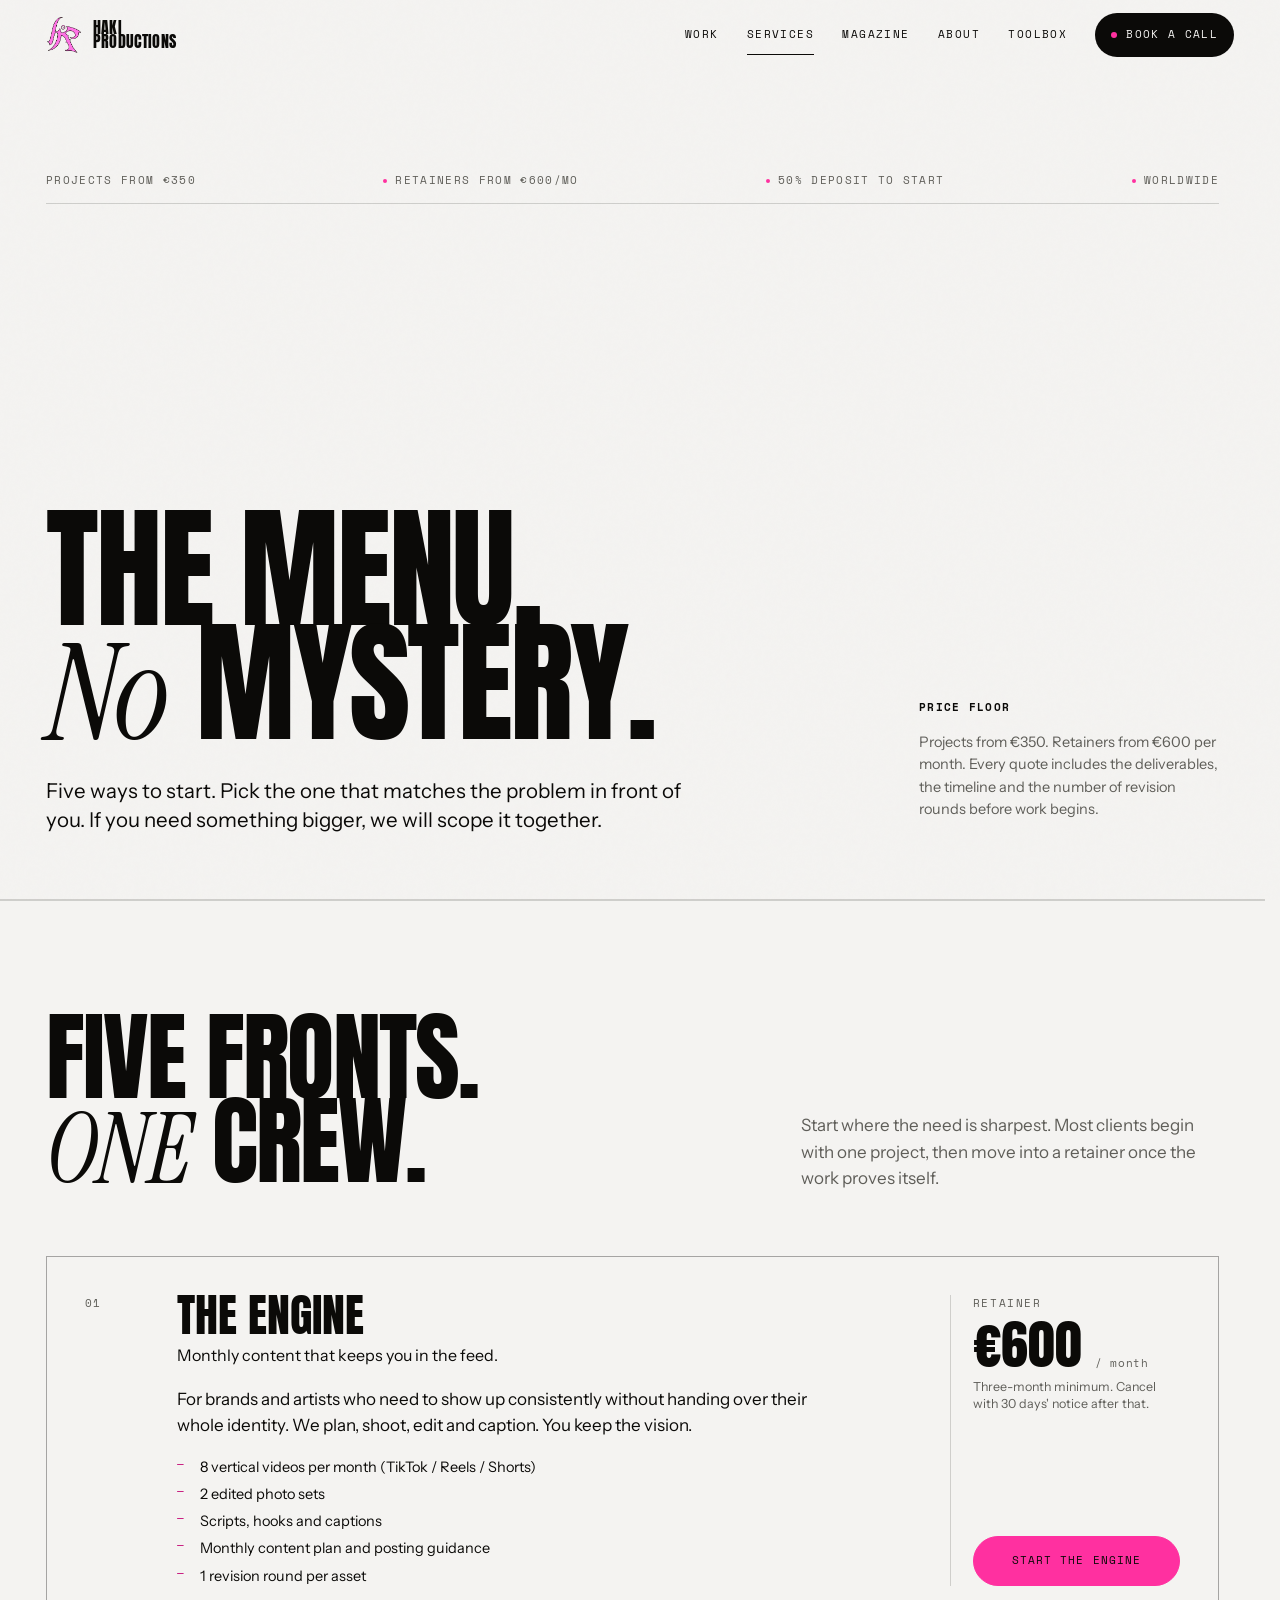
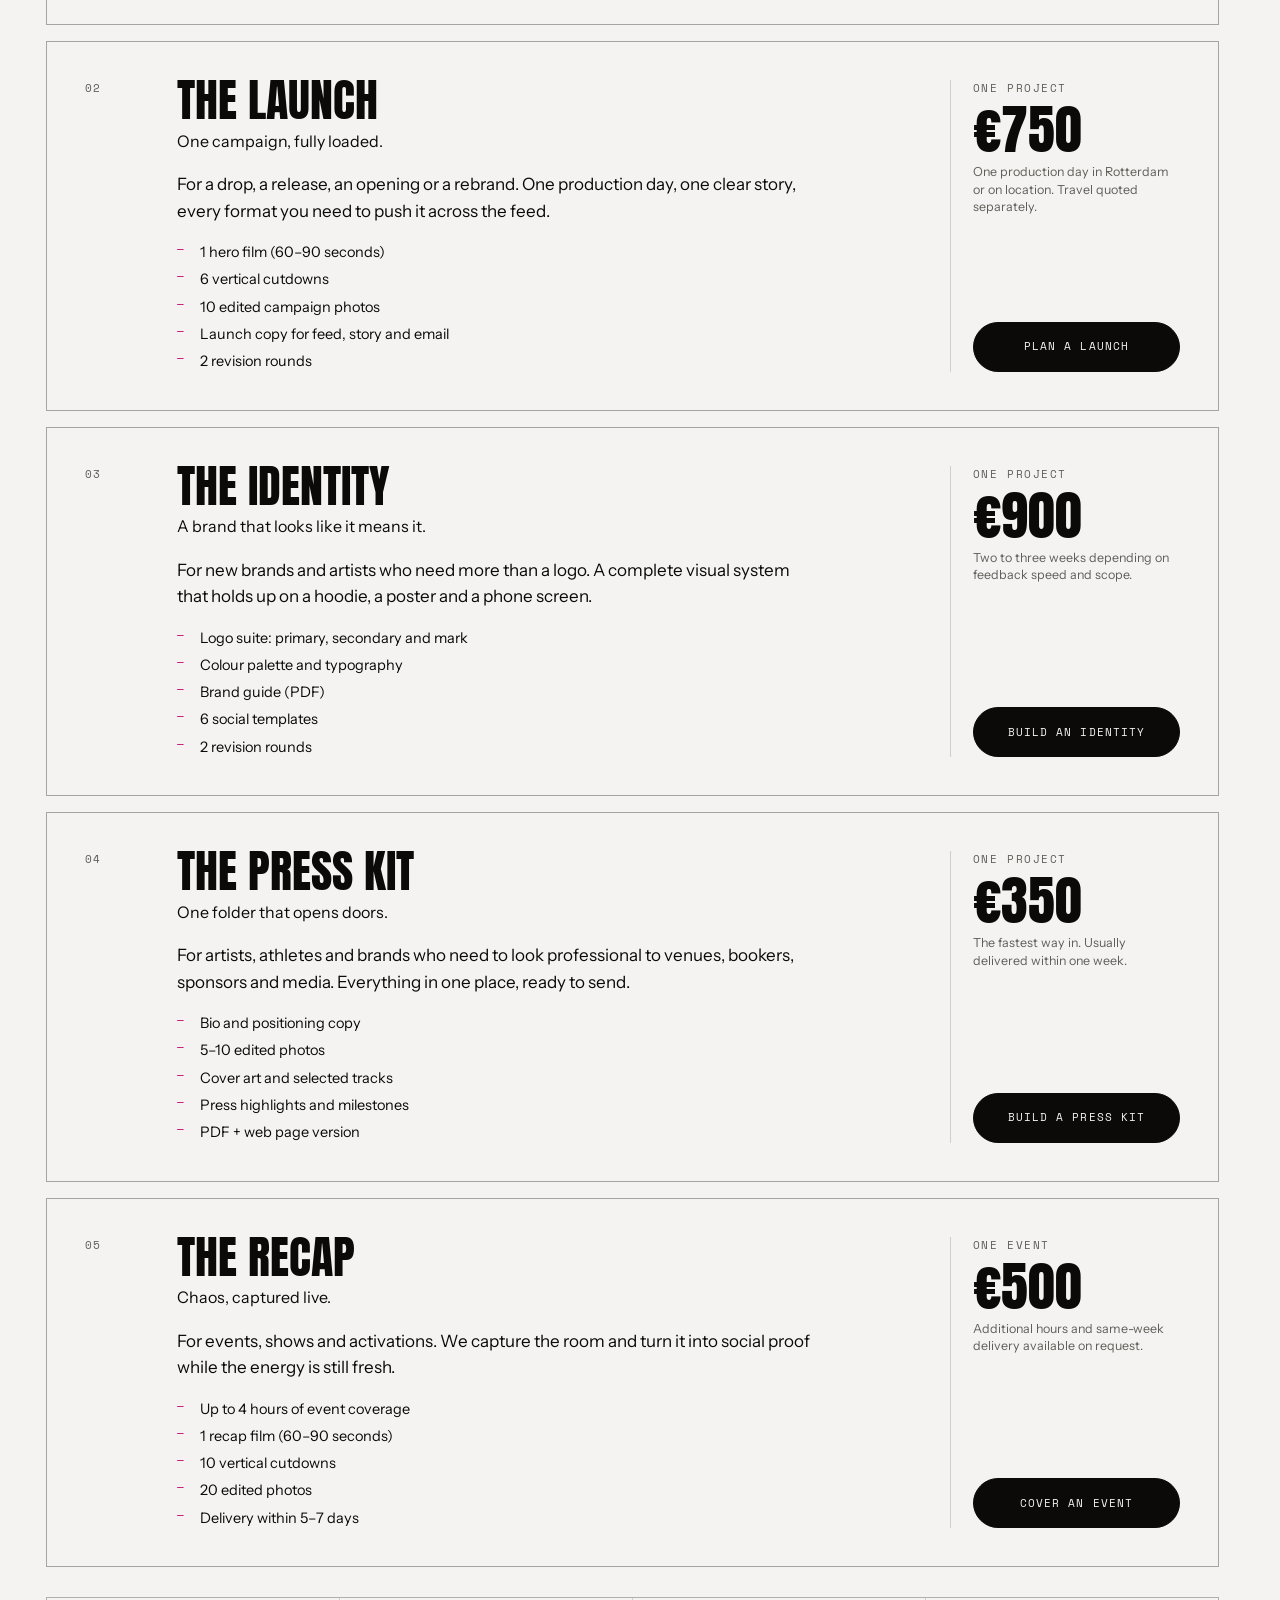
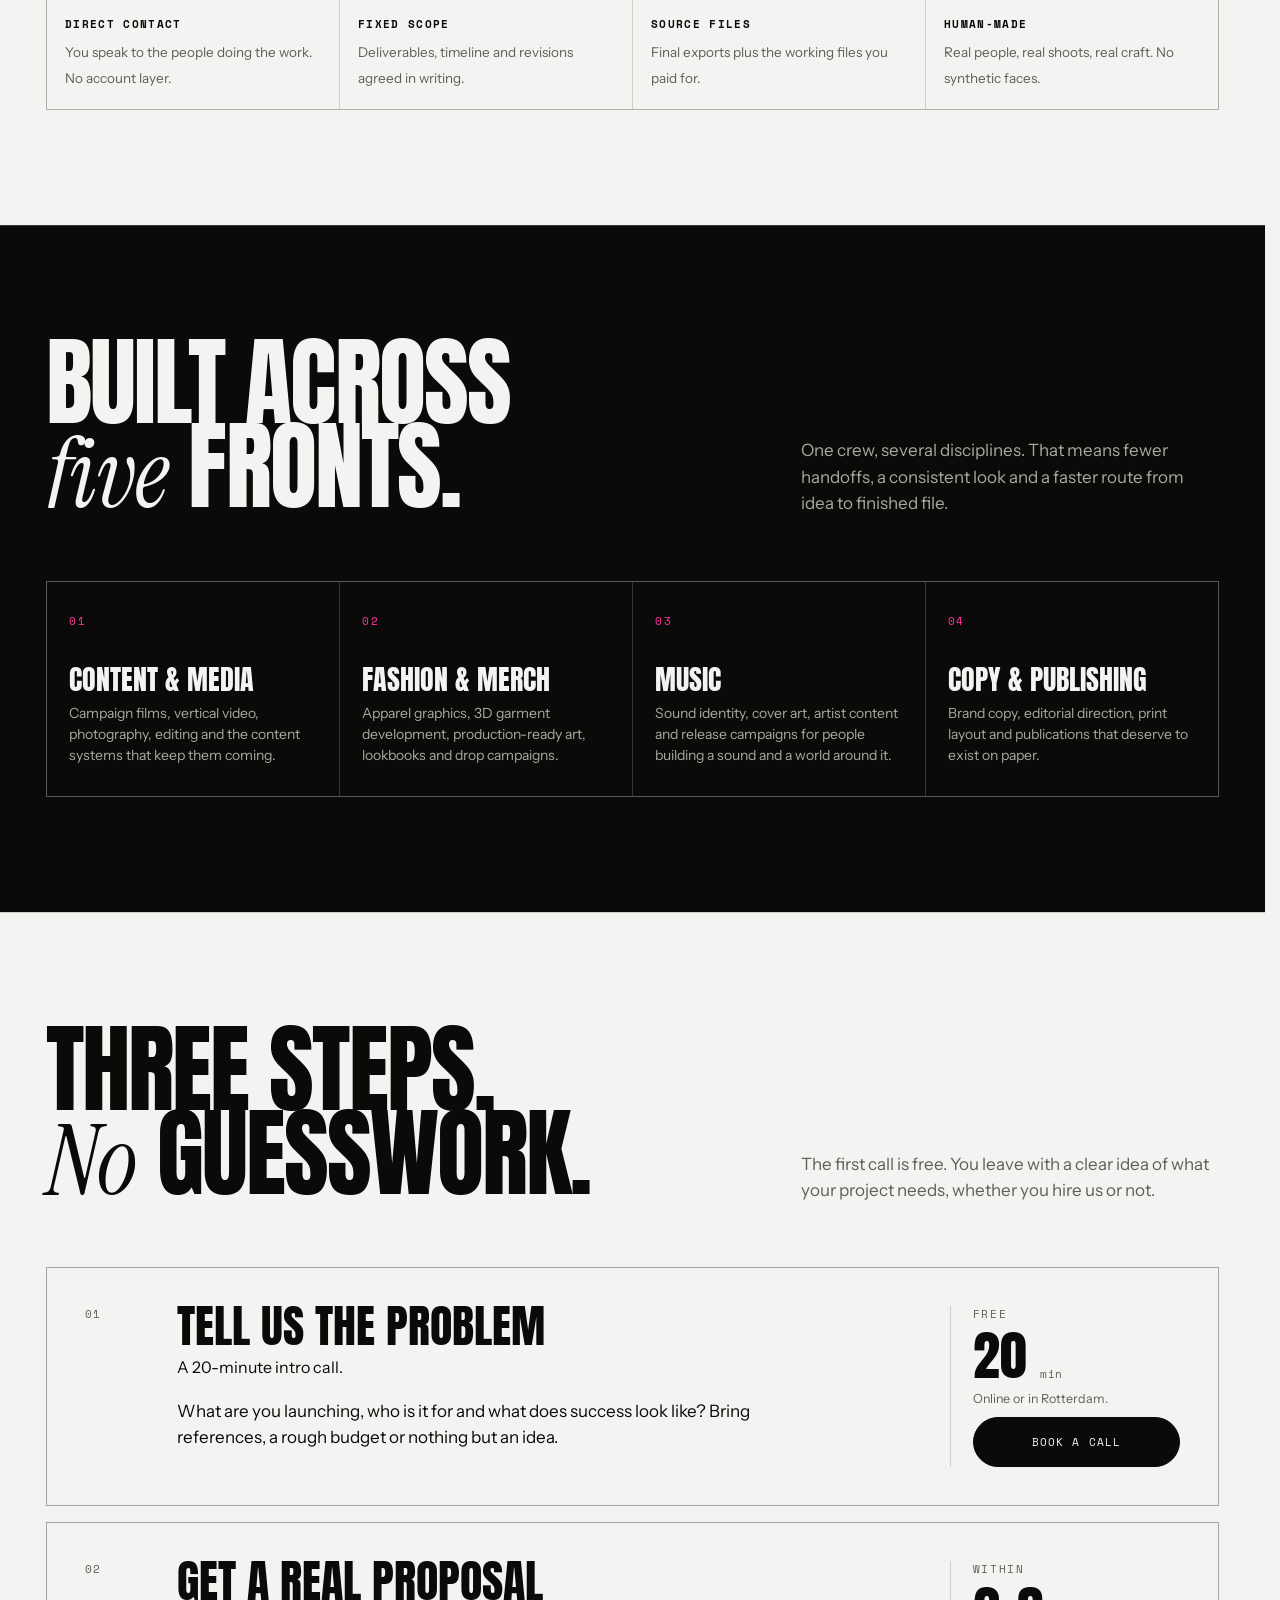
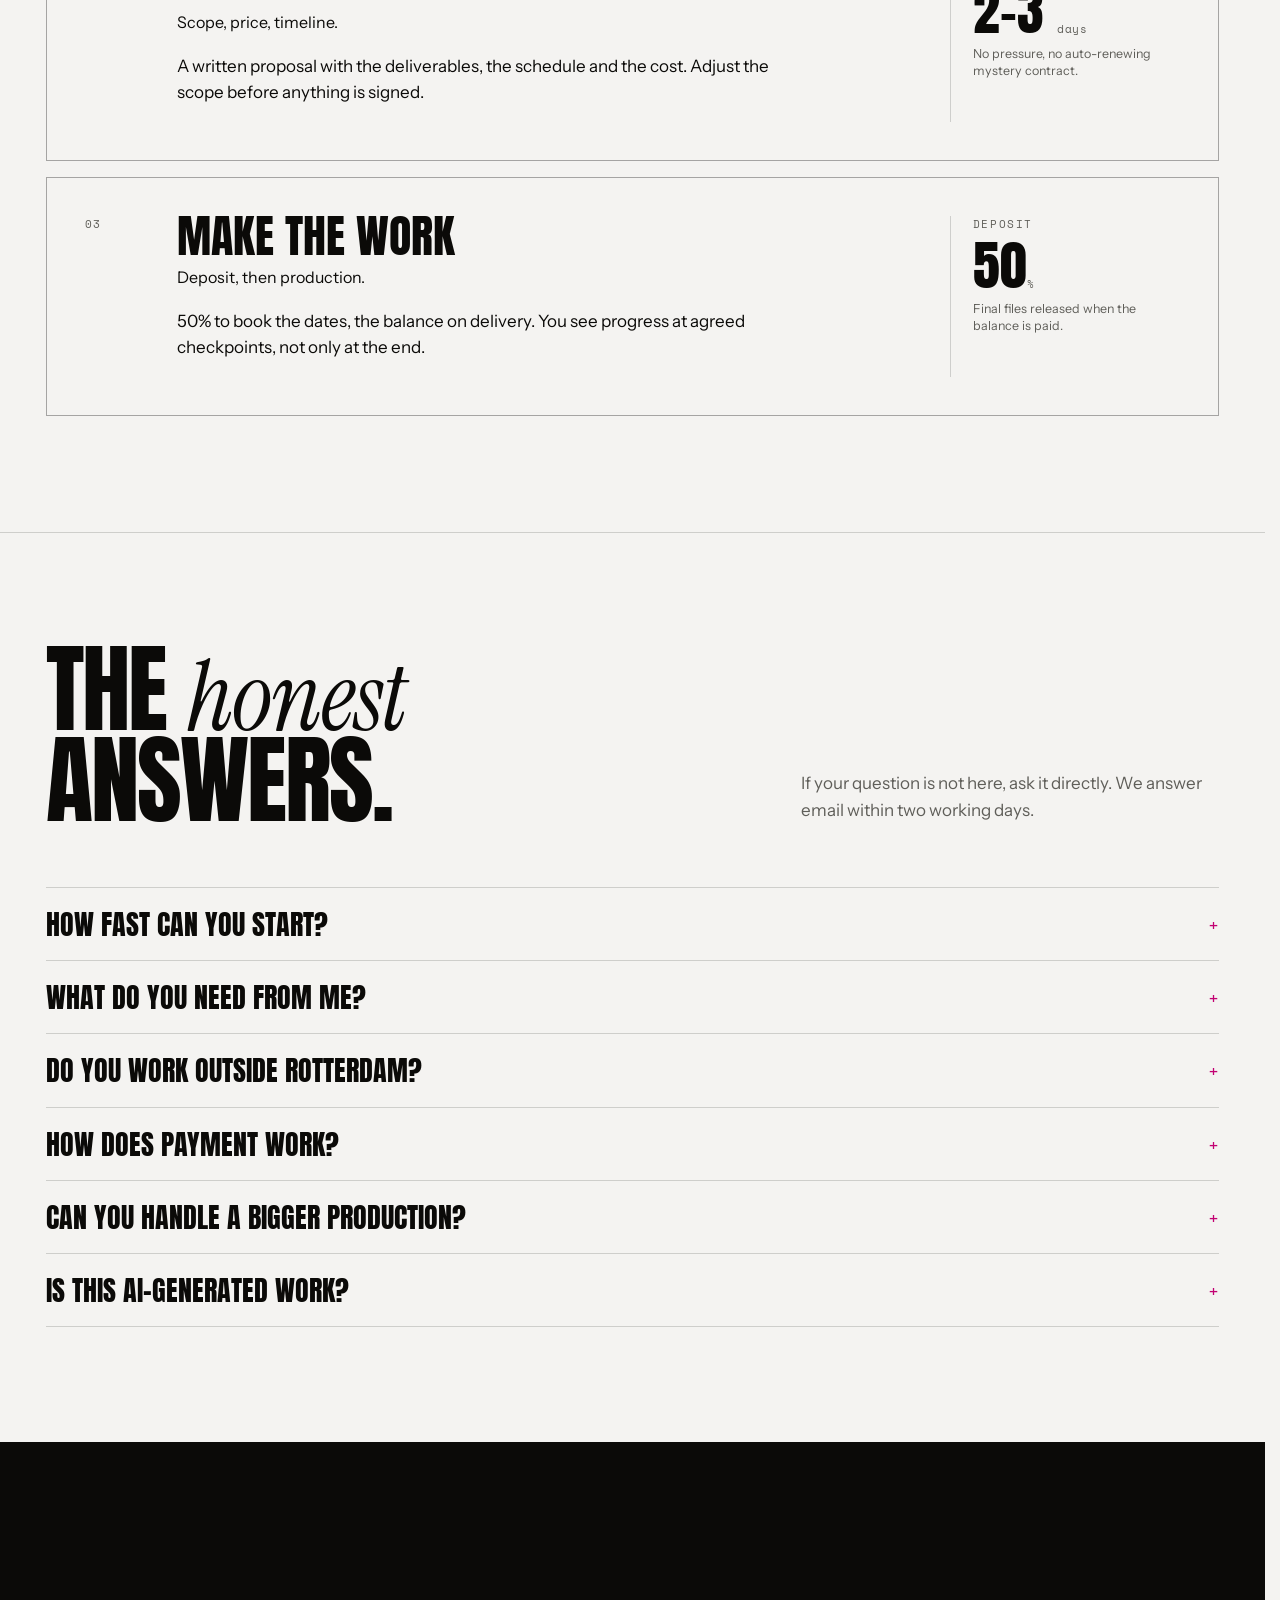
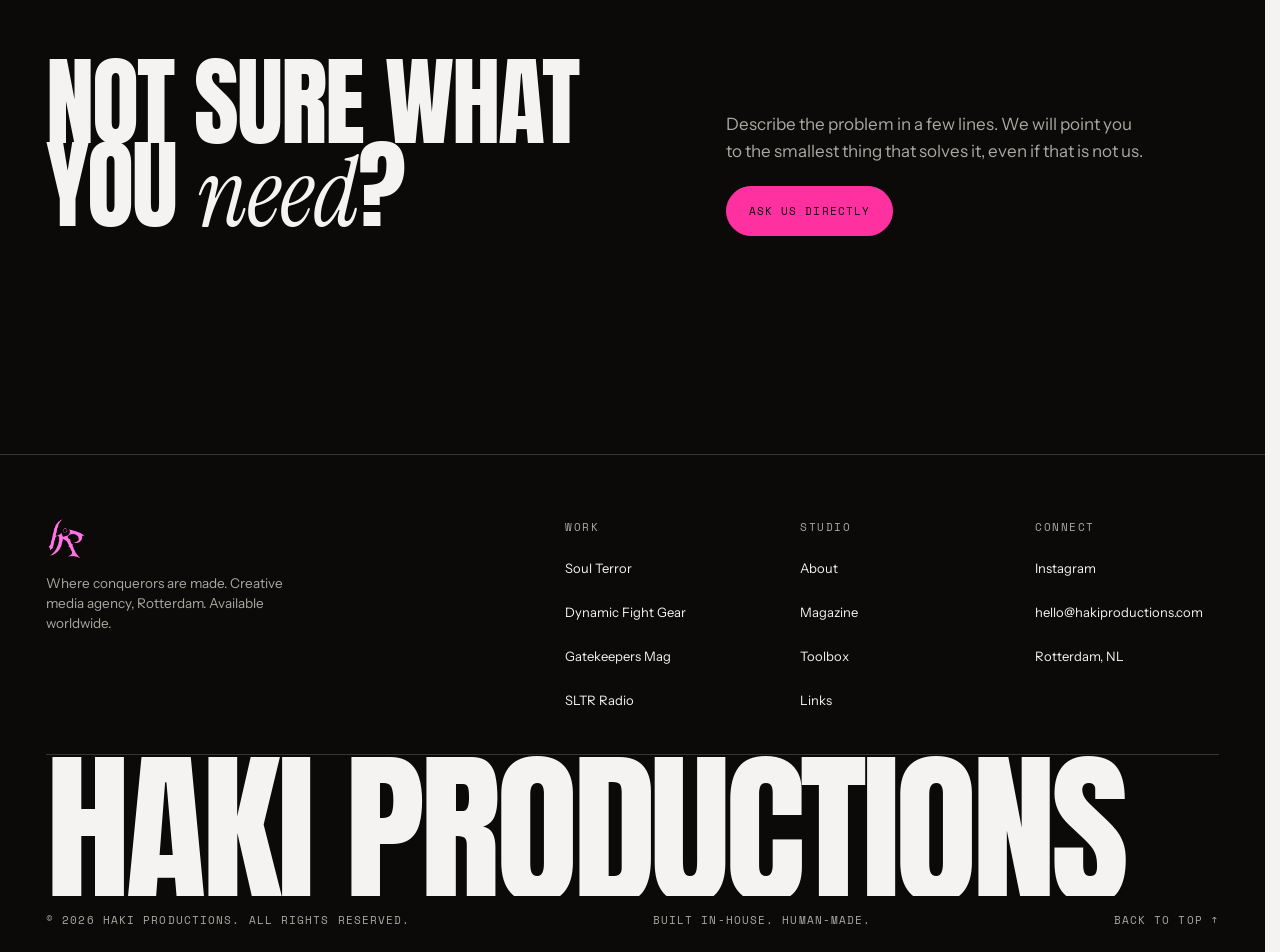
<file: site/services.html>
<!doctype html>
<html lang="en">
<head>
  <meta charset="utf-8">
  <meta name="viewport" content="width=device-width, initial-scale=1">
  <title>Services — Haki Productions</title>
  <meta name="description" content="Content, campaigns, brand identity, press kits and event coverage from Haki Productions. Projects from €350. Retainers from €600 per month.">
  <link rel="canonical" href="https://hakiproductions.com/services.html">
  <meta property="og:type" content="website">
  <meta property="og:site_name" content="Haki Productions">
  <meta property="og:title" content="Services — Haki Productions">
  <meta property="og:description" content="Five clear ways to work with us. Scope, price and timeline confirmed before anything starts.">
  <meta property="og:image" content="https://hakiproductions.com/assets/img/og-haki.jpg">
  <meta name="twitter:card" content="summary_large_image">
  <meta name="theme-color" content="#0d0d0c">
  <link rel="icon" href="assets/img/haki-mark-pink.png" type="image/png">
  <link rel="preconnect" href="https://fonts.googleapis.com">
  <link rel="preconnect" href="https://fonts.gstatic.com" crossorigin>
  <link href="https://fonts.googleapis.com/css2?family=Anton&family=Instrument+Sans:wght@400;500;600;700&family=Instrument+Serif:ital@0;1&family=Space+Mono:wght@400;700&display=swap" rel="stylesheet">
  <link rel="stylesheet" href="assets/css/styles.css">
  <script>document.documentElement.classList.add("js");</script>
</head>
<body>
  <a class="skip-link" href="#main">Skip to content</a>
  <div class="scroll-progress" aria-hidden="true"><span id="progressBar"></span></div>

  <header class="site-header" id="top">
    <a class="brand" href="index.html" aria-label="Haki Productions home">
      <img class="brand-mark" src="assets/img/haki-mark-pink.png" alt="">
      <span class="brand-name">HAKI<br>PRODUCTIONS</span>
    </a>
    <nav class="main-nav" id="mainNav" aria-label="Main navigation">
      <a href="work.html">Work</a>
      <a href="services.html" aria-current="page">Services</a>
      <a href="magazine.html">Magazine</a>
      <a href="about.html">About</a>
      <a href="toolbox.html">Toolbox</a>
      <a href="contact.html" class="nav-cta">Book a call</a>
    </nav>
    <button class="nav-toggle" id="navToggle" aria-expanded="false" aria-controls="mainNav" aria-label="Open menu">
      <span></span><span></span>
    </button>
  </header>

  <main id="main">
    <section class="page-hero">
      <div class="wrap">
        <div class="page-hero-grid">
          <div>
            <h1 class="display">THE MENU. <em>No</em> MYSTERY.</h1>
            <p class="lede">Five ways to start. Pick the one that matches the problem in front of you. If you need something bigger, we will scope it together.</p>
          </div>
          <div class="page-hero-side">
            <b>Price floor</b>
            <p>Projects from €350. Retainers from €600 per month. Every quote includes the deliverables, the timeline and the number of revision rounds before work begins.</p>
          </div>
        </div>
        <div class="hero-meta">
          <span>Projects from €350</span>
          <span>Retainers from €600/mo</span>
          <span>50% deposit to start</span>
          <span>Worldwide</span>
        </div>
      </div>
    </section>

    <section class="section">
      <div class="wrap">
        <div class="section-head">
          <div>
            <h2 class="display">FIVE FRONTS. <em>ONE</em> CREW.</h2>
          </div>
          <p>Start where the need is sharpest. Most clients begin with one project, then move into a retainer once the work proves itself.</p>
        </div>

        <div class="offers">
          <article class="offer" id="engine">
            <span class="offer-num">01</span>
            <div>
              <h3>The Engine</h3>
              <p class="offer-sub">Monthly content that keeps you in the feed.</p>
              <p>For brands and artists who need to show up consistently without handing over their whole identity. We plan, shoot, edit and caption. You keep the vision.</p>
              <ul>
                <li>8 vertical videos per month (TikTok / Reels / Shorts)</li>
                <li>2 edited photo sets</li>
                <li>Scripts, hooks and captions</li>
                <li>Monthly content plan and posting guidance</li>
                <li>1 revision round per asset</li>
              </ul>
            </div>
            <div class="offer-price">
              <span class="from">Retainer</span>
              <span class="amount">€600 <span>/ month</span></span>
              <span class="meta">Three-month minimum. Cancel with 30 days' notice after that.</span>
              <a class="btn btn-pink" href="contact.html?service=The%20Engine">Start the engine</a>
            </div>
          </article>

          <article class="offer" id="launch">
            <span class="offer-num">02</span>
            <div>
              <h3>The Launch</h3>
              <p class="offer-sub">One campaign, fully loaded.</p>
              <p>For a drop, a release, an opening or a rebrand. One production day, one clear story, every format you need to push it across the feed.</p>
              <ul>
                <li>1 hero film (60–90 seconds)</li>
                <li>6 vertical cutdowns</li>
                <li>10 edited campaign photos</li>
                <li>Launch copy for feed, story and email</li>
                <li>2 revision rounds</li>
              </ul>
            </div>
            <div class="offer-price">
              <span class="from">One project</span>
              <span class="amount">€750</span>
              <span class="meta">One production day in Rotterdam or on location. Travel quoted separately.</span>
              <a class="btn btn-dark" href="contact.html?service=The%20Launch">Plan a launch</a>
            </div>
          </article>

          <article class="offer" id="identity">
            <span class="offer-num">03</span>
            <div>
              <h3>The Identity</h3>
              <p class="offer-sub">A brand that looks like it means it.</p>
              <p>For new brands and artists who need more than a logo. A complete visual system that holds up on a hoodie, a poster and a phone screen.</p>
              <ul>
                <li>Logo suite: primary, secondary and mark</li>
                <li>Colour palette and typography</li>
                <li>Brand guide (PDF)</li>
                <li>6 social templates</li>
                <li>2 revision rounds</li>
              </ul>
            </div>
            <div class="offer-price">
              <span class="from">One project</span>
              <span class="amount">€900</span>
              <span class="meta">Two to three weeks depending on feedback speed and scope.</span>
              <a class="btn btn-dark" href="contact.html?service=The%20Identity">Build an identity</a>
            </div>
          </article>

          <article class="offer" id="press-kit">
            <span class="offer-num">04</span>
            <div>
              <h3>The Press Kit</h3>
              <p class="offer-sub">One folder that opens doors.</p>
              <p>For artists, athletes and brands who need to look professional to venues, bookers, sponsors and media. Everything in one place, ready to send.</p>
              <ul>
                <li>Bio and positioning copy</li>
                <li>5–10 edited photos</li>
                <li>Cover art and selected tracks</li>
                <li>Press highlights and milestones</li>
                <li>PDF + web page version</li>
              </ul>
            </div>
            <div class="offer-price">
              <span class="from">One project</span>
              <span class="amount">€350</span>
              <span class="meta">The fastest way in. Usually delivered within one week.</span>
              <a class="btn btn-dark" href="contact.html?service=The%20Press%20Kit">Build a press kit</a>
            </div>
          </article>

          <article class="offer" id="recap">
            <span class="offer-num">05</span>
            <div>
              <h3>The Recap</h3>
              <p class="offer-sub">Chaos, captured live.</p>
              <p>For events, shows and activations. We capture the room and turn it into social proof while the energy is still fresh.</p>
              <ul>
                <li>Up to 4 hours of event coverage</li>
                <li>1 recap film (60–90 seconds)</li>
                <li>10 vertical cutdowns</li>
                <li>20 edited photos</li>
                <li>Delivery within 5–7 days</li>
              </ul>
            </div>
            <div class="offer-price">
              <span class="from">One event</span>
              <span class="amount">€500</span>
              <span class="meta">Additional hours and same-week delivery available on request.</span>
              <a class="btn btn-dark" href="contact.html?service=The%20Recap">Cover an event</a>
            </div>
          </article>
        </div>

        <div class="includes">
          <div>
            <b>Direct contact</b>
            <span>You speak to the people doing the work. No account layer.</span>
          </div>
          <div>
            <b>Fixed scope</b>
            <span>Deliverables, timeline and revisions agreed in writing.</span>
          </div>
          <div>
            <b>Source files</b>
            <span>Final exports plus the working files you paid for.</span>
          </div>
          <div>
            <b>Human-made</b>
            <span>Real people, real shoots, real craft. No synthetic faces.</span>
          </div>
        </div>
      </div>
    </section>

    <section class="section dark">
      <div class="wrap">
        <div class="section-head">
          <div>

            <h2 class="display">BUILT ACROSS <em>five</em> FRONTS.</h2>
          </div>
          <p>One crew, several disciplines. That means fewer handoffs, a consistent look and a faster route from idea to finished file.</p>
        </div>

        <div class="cap-grid">
          <div class="cap">
            <span class="num">01</span>
            <h3>Content &amp; Media</h3>
            <p>Campaign films, vertical video, photography, editing and the content systems that keep them coming.</p>
          </div>
          <div class="cap">
            <span class="num">02</span>
            <h3>Fashion &amp; Merch</h3>
            <p>Apparel graphics, 3D garment development, production-ready art, lookbooks and drop campaigns.</p>
          </div>
          <div class="cap">
            <span class="num">03</span>
            <h3>Music</h3>
            <p>Sound identity, cover art, artist content and release campaigns for people building a sound and a world around it.</p>
          </div>
          <div class="cap">
            <span class="num">04</span>
            <h3>Copy &amp; Publishing</h3>
            <p>Brand copy, editorial direction, print layout and publications that deserve to exist on paper.</p>
          </div>
        </div>
      </div>
    </section>

    <section class="section">
      <div class="wrap">
        <div class="section-head">
          <div>

            <h2 class="display">THREE STEPS. <em>No</em> GUESSWORK.</h2>
          </div>
          <p>The first call is free. You leave with a clear idea of what your project needs, whether you hire us or not.</p>
        </div>

        <div class="offers">
          <article class="offer">
            <span class="offer-num">01</span>
            <div>
              <h3>Tell us the problem</h3>
              <p class="offer-sub">A 20-minute intro call.</p>
              <p>What are you launching, who is it for and what does success look like? Bring references, a rough budget or nothing but an idea.</p>
            </div>
            <div class="offer-price">
              <span class="from">Free</span>
              <span class="amount">20 <span>min</span></span>
              <span class="meta">Online or in Rotterdam.</span>
              <a class="btn btn-dark" href="contact.html">Book a call</a>
            </div>
          </article>

          <article class="offer">
            <span class="offer-num">02</span>
            <div>
              <h3>Get a real proposal</h3>
              <p class="offer-sub">Scope, price, timeline.</p>
              <p>A written proposal with the deliverables, the schedule and the cost. Adjust the scope before anything is signed.</p>
            </div>
            <div class="offer-price">
              <span class="from">Within</span>
              <span class="amount">2–3 <span>days</span></span>
              <span class="meta">No pressure, no auto-renewing mystery contract.</span>
            </div>
          </article>

          <article class="offer">
            <span class="offer-num">03</span>
            <div>
              <h3>Make the work</h3>
              <p class="offer-sub">Deposit, then production.</p>
              <p>50% to book the dates, the balance on delivery. You see progress at agreed checkpoints, not only at the end.</p>
            </div>
            <div class="offer-price">
              <span class="from">Deposit</span>
              <span class="amount">50<span>%</span></span>
              <span class="meta">Final files released when the balance is paid.</span>
            </div>
          </article>
        </div>
      </div>
    </section>

    <section class="section faq-section">
      <div class="wrap">
        <div class="section-head">
          <div>

            <h2 class="display">THE <em>honest</em> ANSWERS.</h2>
          </div>
          <p>If your question is not here, ask it directly. We answer email within two working days.</p>
        </div>

        <div class="faq">
          <details name="faq">
            <summary>How fast can you start?</summary>
            <p>Most projects can start within two to three weeks. Smaller jobs, like a press kit, can often move faster. If you have a hard deadline, say it in the first email and we will tell you straight away whether it is realistic.</p>
          </details>
          <details name="faq">
            <summary>What do you need from me?</summary>
            <p>A clear goal, access to your existing brand material, and one person who can approve work. That is the minimum. References help. A 40-page brief is not required.</p>
          </details>
          <details name="faq">
            <summary>Do you work outside Rotterdam?</summary>
            <p>Yes. We are based in Rotterdam and work across the Netherlands and internationally. Travel and accommodation are quoted separately and agreed before booking.</p>
          </details>
          <details name="faq">
            <summary>How does payment work?</summary>
            <p>Projects are split 50% deposit and 50% on delivery. Retainers are invoiced monthly in advance. Invoices are paid within 14 days. Final files are released once the outstanding balance is settled.</p>
          </details>
          <details name="faq">
            <summary>Can you handle a bigger production?</summary>
            <p>Yes, with the right budget. Fashion production, music projects, publishing and full event activation are scoped on request. We bring in trusted collaborators rather than pretending one person can do everything.</p>
          </details>
          <details name="faq">
            <summary>Is this AI-generated work?</summary>
            <p>No synthetic faces, no fake campaigns, no generated case studies. Tools may help us move faster behind the scenes, but the direction, the shoots and the final craft are human. If that ever changes for a specific deliverable, we will say so before you commission it.</p>
          </details>
        </div>
      </div>
    </section>

    <section class="section cta">
      <div class="wrap cta-inner">
        <div>

          <h2 class="display">NOT SURE WHAT YOU <em>need</em>?</h2>
        </div>
        <div>
          <p>Describe the problem in a few lines. We will point you to the smallest thing that solves it, even if that is not us.</p>
          <a class="btn btn-pink" href="contact.html">Ask us directly</a>
        </div>
      </div>
    </section>
  </main>

  <footer class="site-footer">
    <div class="wrap">
      <div class="footer-top">
        <div class="footer-brand">
          <img src="assets/img/haki-mark-pink.png" alt="">
          <p>Where conquerors are made. Creative media agency, Rotterdam. Available worldwide.</p>
        </div>
        <div class="footer-col">
          <h3>Work</h3>
          <a href="work.html#soul-terror">Soul Terror</a>
          <a href="work.html#dynamic">Dynamic Fight Gear</a>
          <a href="work.html#gatekeepers">Gatekeepers Mag</a>
          <a href="work.html#sltr">SLTR Radio</a>
        </div>
        <div class="footer-col">
          <h3>Studio</h3>
          <a href="about.html">About</a>
          <a href="magazine.html">Magazine</a>
          <a href="toolbox.html">Toolbox</a>
          <a href="links.html">Links</a>
        </div>
        <div class="footer-col">
          <h3>Connect</h3>
          <a href="https://www.instagram.com/soulterror00/" target="_blank" rel="noopener">Instagram</a>
          <a href="mailto:hello@hakiproductions.com">hello@hakiproductions.com</a>
          <span>Rotterdam, NL</span>
        </div>
      </div>
      <div class="footer-wordmark"><span>HAKI PRODUCTIONS</span></div>
      <div class="footer-bottom">
        <span>© <span id="year">2026</span> Haki Productions. All rights reserved.</span>
        <span>Built in-house. Human-made.</span>
        <a href="#top">Back to top ↑</a>
      </div>
    </div>
  </footer>

  <script src="assets/js/main.js"></script>
</body>
</html>
</file>
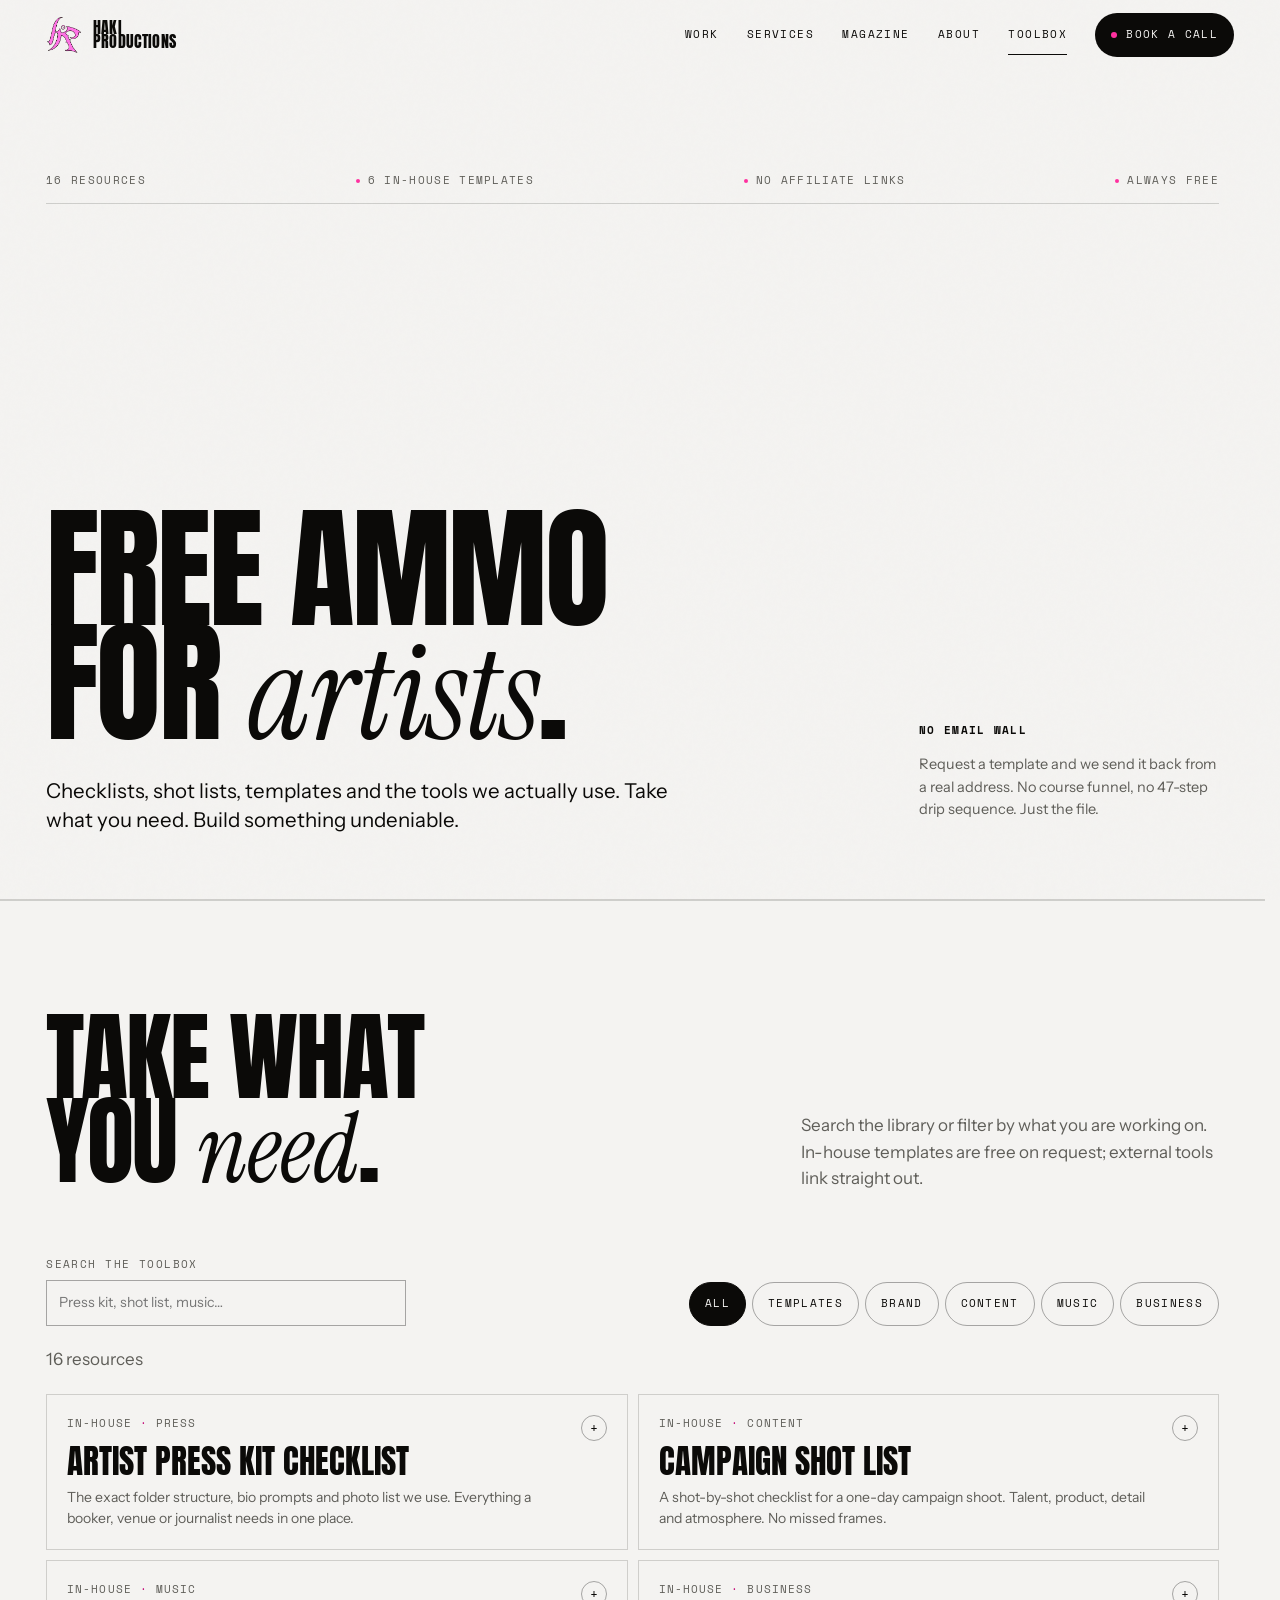
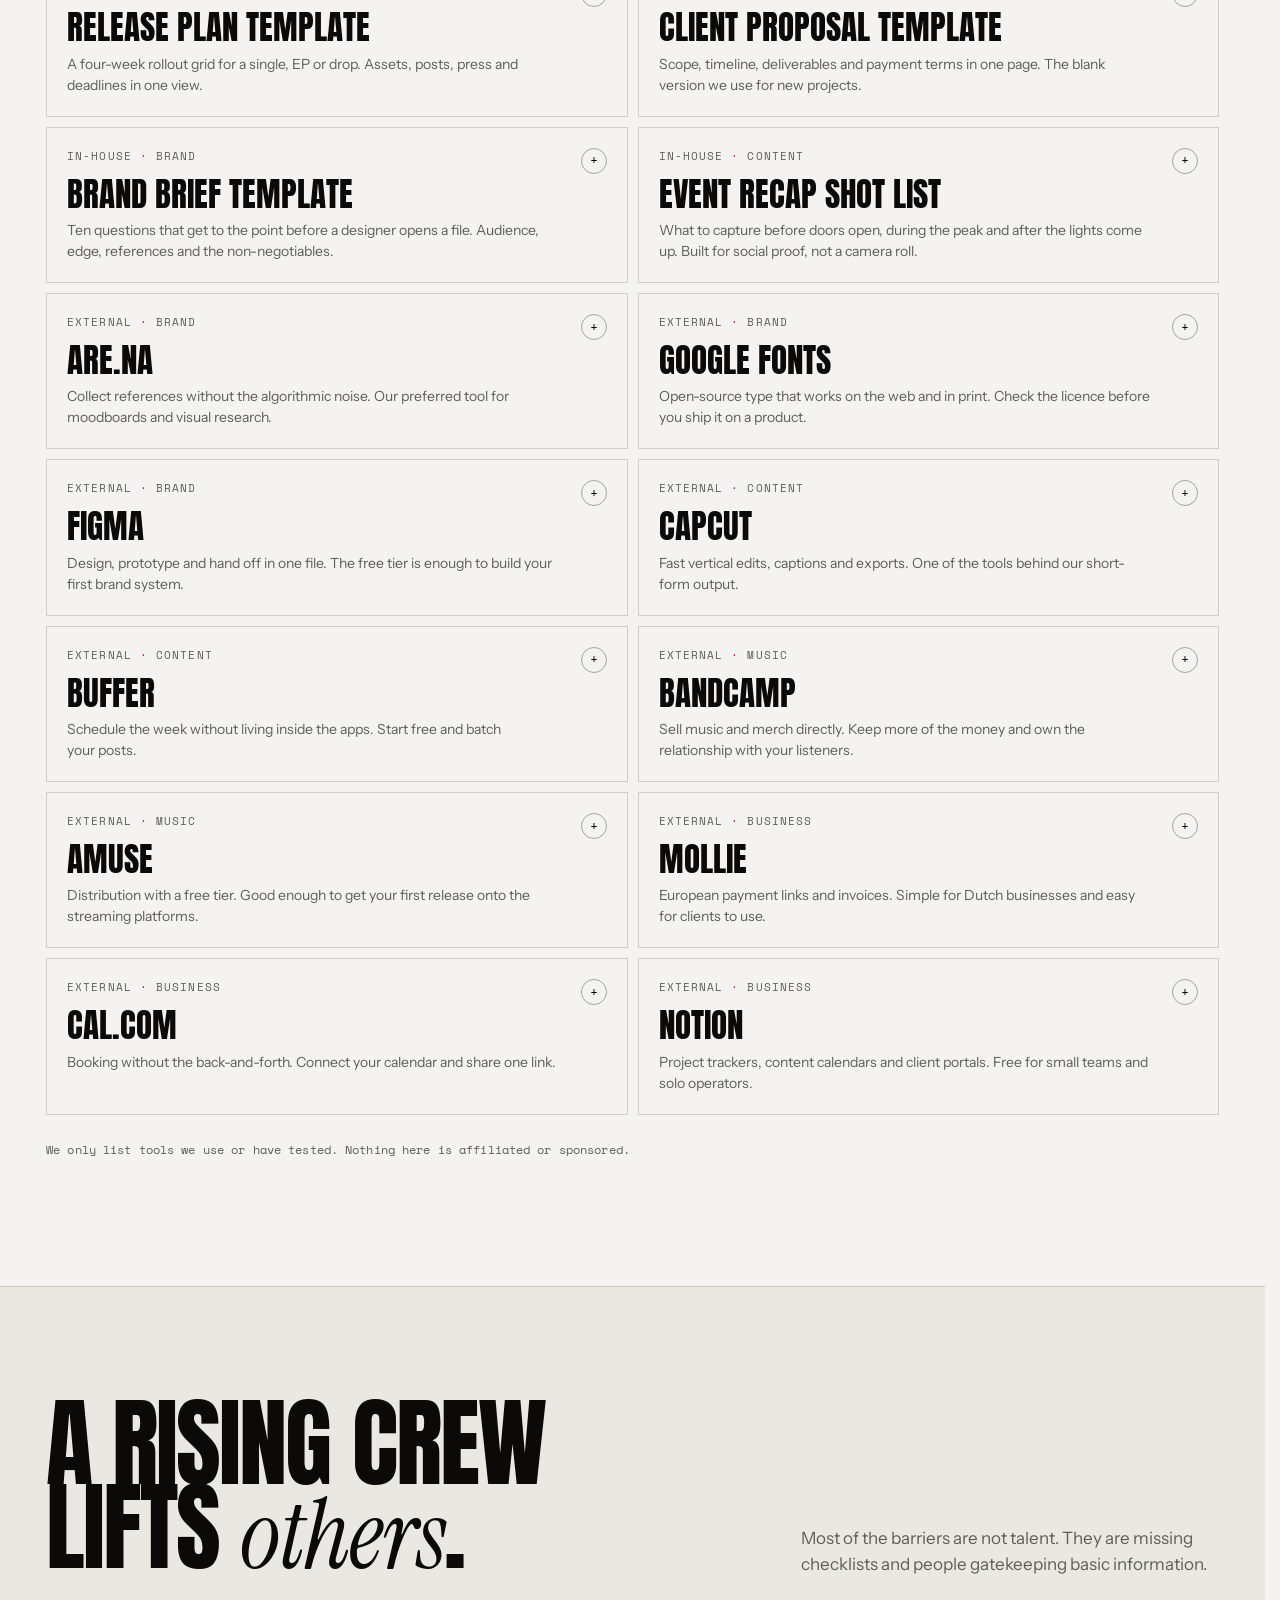
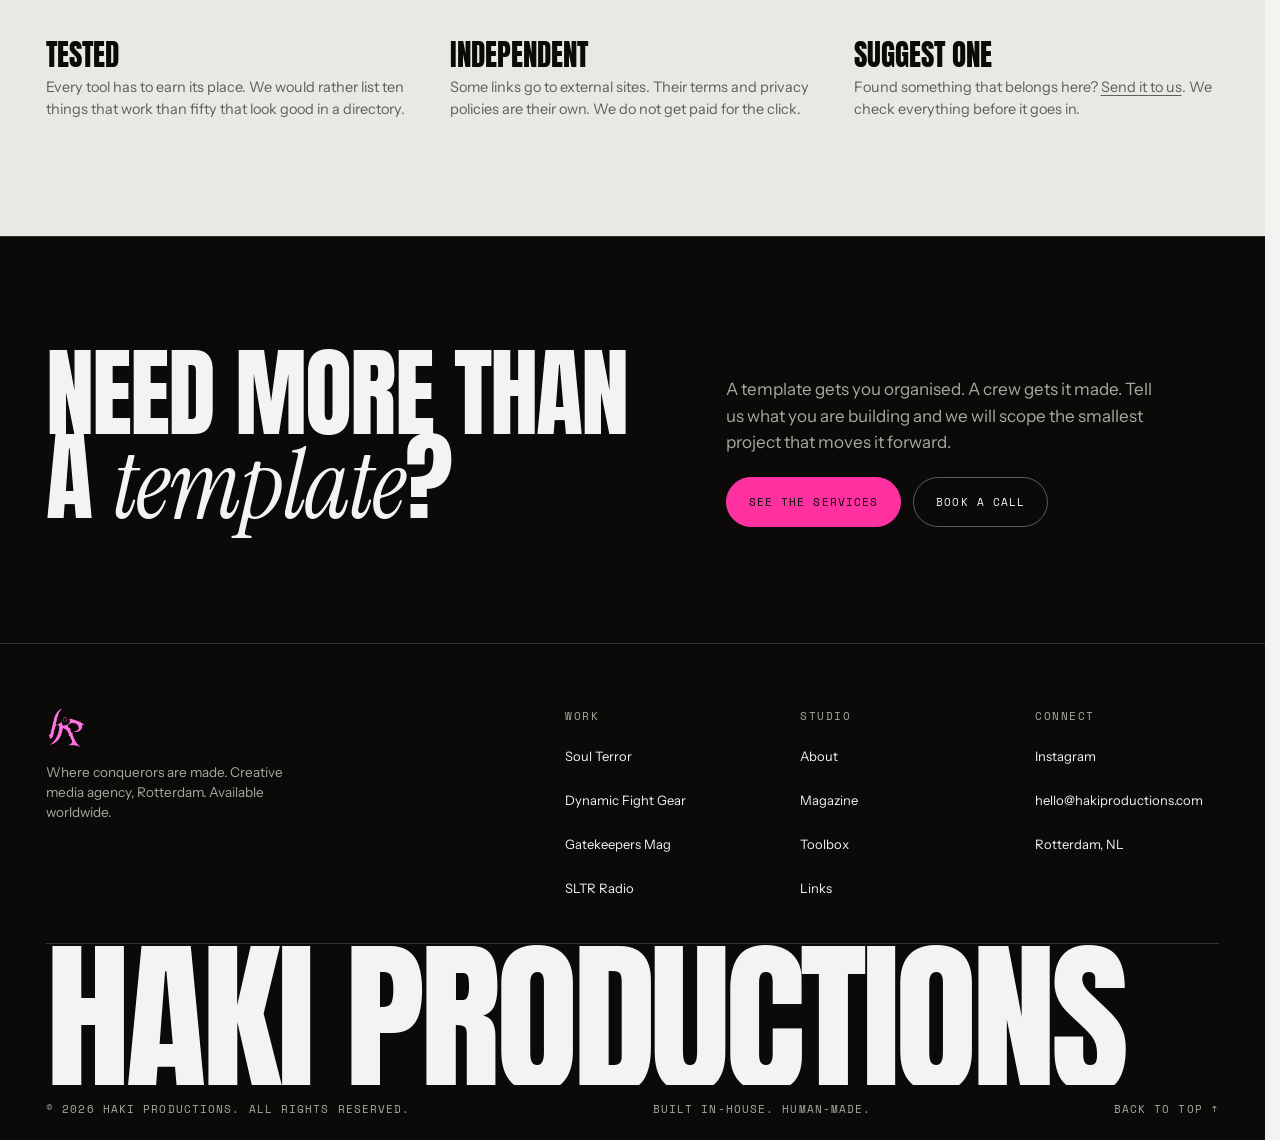
<file: site/toolbox.html>
<!doctype html>
<html lang="en">
<head>
  <meta charset="utf-8">
  <meta name="viewport" content="width=device-width, initial-scale=1">
  <title>The Toolbox — Haki Productions</title>
  <meta name="description" content="Free templates, checklists and tested tools for artists, designers and small brands. The same ammo we use in-house at Haki Productions.">
  <link rel="canonical" href="https://hakiproductions.com/toolbox.html">
  <meta property="og:type" content="website">
  <meta property="og:site_name" content="Haki Productions">
  <meta property="og:title" content="The Toolbox — Haki Productions">
  <meta property="og:description" content="Free templates, checklists and tested tools. Take what you need. Build something undeniable.">
  <meta property="og:image" content="https://hakiproductions.com/assets/img/og-haki.jpg">
  <meta name="twitter:card" content="summary_large_image">
  <meta name="theme-color" content="#0d0d0c">
  <link rel="icon" href="assets/img/haki-mark-pink.png" type="image/png">
  <link rel="preconnect" href="https://fonts.googleapis.com">
  <link rel="preconnect" href="https://fonts.gstatic.com" crossorigin>
  <link href="https://fonts.googleapis.com/css2?family=Anton&family=Instrument+Sans:wght@400;500;600;700&family=Instrument+Serif:ital@0;1&family=Space+Mono:wght@400;700&display=swap" rel="stylesheet">
  <link rel="stylesheet" href="assets/css/styles.css">
  <script>document.documentElement.classList.add("js");</script>
</head>
<body>
  <a class="skip-link" href="#main">Skip to content</a>
  <div class="scroll-progress" aria-hidden="true"><span id="progressBar"></span></div>

  <header class="site-header" id="top">
    <a class="brand" href="index.html" aria-label="Haki Productions home">
      <img class="brand-mark" src="assets/img/haki-mark-pink.png" alt="">
      <span class="brand-name">HAKI<br>PRODUCTIONS</span>
    </a>
    <nav class="main-nav" id="mainNav" aria-label="Main navigation">
      <a href="work.html">Work</a>
      <a href="services.html">Services</a>
      <a href="magazine.html">Magazine</a>
      <a href="about.html">About</a>
      <a href="toolbox.html" aria-current="page">Toolbox</a>
      <a href="contact.html" class="nav-cta">Book a call</a>
    </nav>
    <button class="nav-toggle" id="navToggle" aria-expanded="false" aria-controls="mainNav" aria-label="Open menu">
      <span></span><span></span>
    </button>
  </header>

  <main id="main">
    <section class="page-hero">
      <div class="wrap">
        <div class="page-hero-grid">
          <div>
            <h1 class="display">FREE AMMO FOR <em>artists</em>.</h1>
            <p class="lede">Checklists, shot lists, templates and the tools we actually use. Take what you need. Build something undeniable.</p>
          </div>
          <div class="page-hero-side">
            <b>No email wall</b>
            <p>Request a template and we send it back from a real address. No course funnel, no 47-step drip sequence. Just the file.</p>
          </div>
        </div>
        <div class="hero-meta">
          <span>16 resources</span>
          <span>6 in-house templates</span>
          <span>No affiliate links</span>
          <span>Always free</span>
        </div>
      </div>
    </section>

    <section class="section">
      <div class="wrap">
        <div class="section-head">
          <div>
            <h2 class="display">TAKE WHAT YOU <em>need</em>.</h2>
          </div>
          <p>Search the library or filter by what you are working on. In-house templates are free on request; external tools link straight out.</p>
        </div>

        <div data-filter-group="toolbox" data-filter-target="#toolGrid" data-search="#toolSearch" data-count="toolCount" data-count-label="resource" data-empty="#toolEmpty">
          <div class="toolbar">
            <div class="tool-search">
              <label for="toolSearch">Search the toolbox</label>
              <input id="toolSearch" type="search" placeholder="Press kit, shot list, music…" autocomplete="off">
            </div>
            <div class="tool-filters" role="group" aria-label="Filter resources">
              <button class="filter-btn active" type="button" data-filter="all" aria-pressed="true">All</button>
              <button class="filter-btn" type="button" data-filter="templates" aria-pressed="false">Templates</button>
              <button class="filter-btn" type="button" data-filter="brand" aria-pressed="false">Brand</button>
              <button class="filter-btn" type="button" data-filter="content" aria-pressed="false">Content</button>
              <button class="filter-btn" type="button" data-filter="music" aria-pressed="false">Music</button>
              <button class="filter-btn" type="button" data-filter="business" aria-pressed="false">Business</button>
            </div>
          </div>

          <p class="tool-count" id="toolCount" aria-live="polite">16 resources</p>

          <div class="tool-grid" id="toolGrid">

            <details class="tool-card" data-category="templates press" data-text="artist press kit checklist bio photos press highlights pdf web page in-house press template">
              <summary class="tool-summary">
                <div>
                  <div class="tool-top"><span>In-house</span><span>Press</span></div>
                  <h3>Artist Press Kit Checklist</h3>
                  <p>The exact folder structure, bio prompts and photo list we use. Everything a booker, venue or journalist needs in one place.</p>
                </div>
                <span class="tool-plus" aria-hidden="true">+</span>
              </summary>
              <div class="tool-body">
                <p>Includes the short bio formula, a photo shot list, a press-highlight template and the PDF plus web-page structure.</p>
                <a class="tool-link" href="mailto:hello@hakiproductions.com?subject=Toolbox%20request%3A%20Artist%20Press%20Kit%20Checklist">Request the template ↗</a>
              </div>
            </details>

            <details class="tool-card" data-category="templates content" data-text="campaign shot list one day shoot talent product detail atmosphere in-house content template">
              <summary class="tool-summary">
                <div>
                  <div class="tool-top"><span>In-house</span><span>Content</span></div>
                  <h3>Campaign Shot List</h3>
                  <p>A shot-by-shot checklist for a one-day campaign shoot. Talent, product, detail and atmosphere. No missed frames.</p>
                </div>
                <span class="tool-plus" aria-hidden="true">+</span>
              </summary>
              <div class="tool-body">
                <p>Built for a single production day: hero shots, vertical crops, detail plates and the safety frames most people forget.</p>
                <a class="tool-link" href="mailto:hello@hakiproductions.com?subject=Toolbox%20request%3A%20Campaign%20Shot%20List">Request the template ↗</a>
              </div>
            </details>

            <details class="tool-card" data-category="templates music" data-text="release plan template four week rollout single ep drop assets posts press deadlines in-house music template">
              <summary class="tool-summary">
                <div>
                  <div class="tool-top"><span>In-house</span><span>Music</span></div>
                  <h3>Release Plan Template</h3>
                  <p>A four-week rollout grid for a single, EP or drop. Assets, posts, press and deadlines in one view.</p>
                </div>
                <span class="tool-plus" aria-hidden="true">+</span>
              </summary>
              <div class="tool-body">
                <p>Covers the tease, the announce, release week and the after-life. Includes a checklist for cover art, clips and press notes.</p>
                <a class="tool-link" href="mailto:hello@hakiproductions.com?subject=Toolbox%20request%3A%20Release%20Plan%20Template">Request the template ↗</a>
              </div>
            </details>

            <details class="tool-card" data-category="templates business" data-text="client proposal template scope timeline deliverables payment terms one page in-house business template">
              <summary class="tool-summary">
                <div>
                  <div class="tool-top"><span>In-house</span><span>Business</span></div>
                  <h3>Client Proposal Template</h3>
                  <p>Scope, timeline, deliverables and payment terms in one page. The blank version we use for new projects.</p>
                </div>
                <span class="tool-plus" aria-hidden="true">+</span>
              </summary>
              <div class="tool-body">
                <p>Written to prevent scope creep before it starts. Clear deliverables, revision limits and a deposit line that clients understand.</p>
                <a class="tool-link" href="mailto:hello@hakiproductions.com?subject=Toolbox%20request%3A%20Client%20Proposal%20Template">Request the template ↗</a>
              </div>
            </details>

            <details class="tool-card" data-category="templates brand" data-text="brand brief template questions audience references tone budget in-house brand template">
              <summary class="tool-summary">
                <div>
                  <div class="tool-top"><span>In-house</span><span>Brand</span></div>
                  <h3>Brand Brief Template</h3>
                  <p>Ten questions that get to the point before a designer opens a file. Audience, edge, references and the non-negotiables.</p>
                </div>
                <span class="tool-plus" aria-hidden="true">+</span>
              </summary>
              <div class="tool-body">
                <p>Use it for a client kickoff or your own label. If you cannot answer question four, you are not ready to commission identity work yet.</p>
                <a class="tool-link" href="mailto:hello@hakiproductions.com?subject=Toolbox%20request%3A%20Brand%20Brief%20Template">Request the template ↗</a>
              </div>
            </details>

            <details class="tool-card" data-category="templates content" data-text="event recap shot list coverage photos video cutdowns in-house content template">
              <summary class="tool-summary">
                <div>
                  <div class="tool-top"><span>In-house</span><span>Content</span></div>
                  <h3>Event Recap Shot List</h3>
                  <p>What to capture before doors open, during the peak and after the lights come up. Built for social proof, not a camera roll.</p>
                </div>
                <span class="tool-plus" aria-hidden="true">+</span>
              </summary>
              <div class="tool-body">
                <p>Includes a run-of-show checklist, the five must-have vertical clips and a simple file-naming system so the edit does not stall.</p>
                <a class="tool-link" href="mailto:hello@hakiproductions.com?subject=Toolbox%20request%3A%20Event%20Recap%20Shot%20List">Request the template ↗</a>
              </div>
            </details>

            <details class="tool-card" data-category="brand" data-text="are.na arena moodboard references research visual collecting brand">
              <summary class="tool-summary">
                <div>
                  <div class="tool-top"><span>External</span><span>Brand</span></div>
                  <h3>Are.na</h3>
                  <p>Collect references without the algorithmic noise. Our preferred tool for moodboards and visual research.</p>
                </div>
                <span class="tool-plus" aria-hidden="true">+</span>
              </summary>
              <div class="tool-body">
                <p>Channels keep research calm and ordered. Good for building a visual argument instead of a folder of random saves.</p>
                <a class="tool-link" href="https://www.are.na" target="_blank" rel="noopener">Open site ↗</a>
              </div>
            </details>

            <details class="tool-card" data-category="brand" data-text="google fonts type typography open source web print brand">
              <summary class="tool-summary">
                <div>
                  <div class="tool-top"><span>External</span><span>Brand</span></div>
                  <h3>Google Fonts</h3>
                  <p>Open-source type that works on the web and in print. Check the licence before you ship it on a product.</p>
                </div>
                <span class="tool-plus" aria-hidden="true">+</span>
              </summary>
              <div class="tool-body">
                <p>Start with two families, not ten. One display face with attitude and one workhorse for everything else.</p>
                <a class="tool-link" href="https://fonts.google.com" target="_blank" rel="noopener">Open site ↗</a>
              </div>
            </details>

            <details class="tool-card" data-category="brand" data-text="figma design prototype handoff templates brand content">
              <summary class="tool-summary">
                <div>
                  <div class="tool-top"><span>External</span><span>Brand</span></div>
                  <h3>Figma</h3>
                  <p>Design, prototype and hand off in one file. The free tier is enough to build your first brand system.</p>
                </div>
                <span class="tool-plus" aria-hidden="true">+</span>
              </summary>
              <div class="tool-body">
                <p>Use components early. A logo that only exists as one flat image will slow down every future asset.</p>
                <a class="tool-link" href="https://www.figma.com" target="_blank" rel="noopener">Open site ↗</a>
              </div>
            </details>

            <details class="tool-card" data-category="content" data-text="capcut video editing vertical captions short form content tiktok reels">
              <summary class="tool-summary">
                <div>
                  <div class="tool-top"><span>External</span><span>Content</span></div>
                  <h3>CapCut</h3>
                  <p>Fast vertical edits, captions and exports. One of the tools behind our short-form output.</p>
                </div>
                <span class="tool-plus" aria-hidden="true">+</span>
              </summary>
              <div class="tool-body">
                <p>Keep a project template with your fonts, caption style and safe zones. Speed comes from consistency, not effects.</p>
                <a class="tool-link" href="https://www.capcut.com" target="_blank" rel="noopener">Open site ↗</a>
              </div>
            </details>

            <details class="tool-card" data-category="content" data-text="buffer scheduling social media posts content calendar">
              <summary class="tool-summary">
                <div>
                  <div class="tool-top"><span>External</span><span>Content</span></div>
                  <h3>Buffer</h3>
                  <p>Schedule the week without living inside the apps. Start free and batch your posts.</p>
                </div>
                <span class="tool-plus" aria-hidden="true">+</span>
              </summary>
              <div class="tool-body">
                <p>Batch shooting and batch scheduling beat daily panic posting. Use the calendar view to see gaps before they happen.</p>
                <a class="tool-link" href="https://buffer.com" target="_blank" rel="noopener">Open site ↗</a>
              </div>
            </details>

            <details class="tool-card" data-category="music" data-text="bandcamp music sales merch direct artist releases">
              <summary class="tool-summary">
                <div>
                  <div class="tool-top"><span>External</span><span>Music</span></div>
                  <h3>Bandcamp</h3>
                  <p>Sell music and merch directly. Keep more of the money and own the relationship with your listeners.</p>
                </div>
                <span class="tool-plus" aria-hidden="true">+</span>
              </summary>
              <div class="tool-body">
                <p>Strong for physical drops and fan-supported releases. Pair it with a mailing list you actually control.</p>
                <a class="tool-link" href="https://bandcamp.com" target="_blank" rel="noopener">Open site ↗</a>
              </div>
            </details>

            <details class="tool-card" data-category="music" data-text="amuse music distribution free streaming spotify apple release">
              <summary class="tool-summary">
                <div>
                  <div class="tool-top"><span>External</span><span>Music</span></div>
                  <h3>Amuse</h3>
                  <p>Distribution with a free tier. Good enough to get your first release onto the streaming platforms.</p>
                </div>
                <span class="tool-plus" aria-hidden="true">+</span>
              </summary>
              <div class="tool-body">
                <p>Read the royalty terms before you upload. Free distribution still has a business model, and it is usually your metadata.</p>
                <a class="tool-link" href="https://www.amuse.io" target="_blank" rel="noopener">Open site ↗</a>
              </div>
            </details>

            <details class="tool-card" data-category="business" data-text="mollie payments invoices payment links netherlands business">
              <summary class="tool-summary">
                <div>
                  <div class="tool-top"><span>External</span><span>Business</span></div>
                  <h3>Mollie</h3>
                  <p>European payment links and invoices. Simple for Dutch businesses and easy for clients to use.</p>
                </div>
                <span class="tool-plus" aria-hidden="true">+</span>
              </summary>
              <div class="tool-body">
                <p>Useful once you are invoicing regularly. Keep the payment reference identical to the invoice number to avoid admin pain.</p>
                <a class="tool-link" href="https://www.mollie.com" target="_blank" rel="noopener">Open site ↗</a>
              </div>
            </details>

            <details class="tool-card" data-category="business" data-text="cal.com calcom booking calendar scheduling calls business">
              <summary class="tool-summary">
                <div>
                  <div class="tool-top"><span>External</span><span>Business</span></div>
                  <h3>Cal.com</h3>
                  <p>Booking without the back-and-forth. Connect your calendar and share one link.</p>
                </div>
                <span class="tool-plus" aria-hidden="true">+</span>
              </summary>
              <div class="tool-body">
                <p>Set buffers and a hard end time. A booking link is only useful if it protects the work around the call.</p>
                <a class="tool-link" href="https://cal.com" target="_blank" rel="noopener">Open site ↗</a>
              </div>
            </details>

            <details class="tool-card" data-category="business" data-text="notion project management content calendar client portal business">
              <summary class="tool-summary">
                <div>
                  <div class="tool-top"><span>External</span><span>Business</span></div>
                  <h3>Notion</h3>
                  <p>Project trackers, content calendars and client portals. Free for small teams and solo operators.</p>
                </div>
                <span class="tool-plus" aria-hidden="true">+</span>
              </summary>
              <div class="tool-body">
                <p>Keep the client-facing page small. A portal with forty tabs is another full-time job, not a system.</p>
                <a class="tool-link" href="https://www.notion.com" target="_blank" rel="noopener">Open site ↗</a>
              </div>
            </details>

          </div>

          <p class="tool-empty" id="toolEmpty" hidden>No matches. Try a broader term or <a href="mailto:hello@hakiproductions.com?subject=Toolbox%20request">ask us directly</a>.</p>
        </div>

        <p class="mono is-note muted" style="margin-top:26px">We only list tools we use or have tested. Nothing here is affiliated or sponsored.</p>
      </div>
    </section>

    <section class="section paper-2">
      <div class="wrap">
        <div class="section-head">
          <div>

            <h2 class="display">A RISING CREW LIFTS <em>others</em>.</h2>
          </div>
          <p>Most of the barriers are not talent. They are missing checklists and people gatekeeping basic information.</p>
        </div>

        <div class="curation-grid">
          <div>
            <h3>Tested</h3>
            <p>Every tool has to earn its place. We would rather list ten things that work than fifty that look good in a directory.</p>
          </div>
          <div>
            <h3>Independent</h3>
            <p>Some links go to external sites. Their terms and privacy policies are their own. We do not get paid for the click.</p>
          </div>
          <div>
            <h3>Suggest one</h3>
            <p>Found something that belongs here? <a href="mailto:hello@hakiproductions.com?subject=Toolbox%20suggestion" style="text-decoration:underline;text-underline-offset:3px">Send it to us</a>. We check everything before it goes in.</p>
          </div>
        </div>
      </div>
    </section>

    <section class="section dark">
      <div class="wrap toolbox-signup">
        <div>

          <h2 class="display">NEED MORE THAN A <em>template</em>?</h2>
        </div>
        <div>
          <p class="muted" style="margin:0 0 22px;max-width:40ch">A template gets you organised. A crew gets it made. Tell us what you are building and we will scope the smallest project that moves it forward.</p>
          <div class="actions">
            <a class="btn btn-pink" href="services.html">See the services</a>
            <a class="btn btn-ghost" href="contact.html">Book a call</a>
          </div>
        </div>
      </div>
    </section>
  </main>

  <footer class="site-footer">
    <div class="wrap">
      <div class="footer-top">
        <div class="footer-brand">
          <img src="assets/img/haki-mark-pink.png" alt="">
          <p>Where conquerors are made. Creative media agency, Rotterdam. Available worldwide.</p>
        </div>
        <div class="footer-col">
          <h3>Work</h3>
          <a href="work.html#soul-terror">Soul Terror</a>
          <a href="work.html#dynamic">Dynamic Fight Gear</a>
          <a href="work.html#gatekeepers">Gatekeepers Mag</a>
          <a href="work.html#sltr">SLTR Radio</a>
        </div>
        <div class="footer-col">
          <h3>Studio</h3>
          <a href="about.html">About</a>
          <a href="magazine.html">Magazine</a>
          <a href="toolbox.html">Toolbox</a>
          <a href="links.html">Links</a>
        </div>
        <div class="footer-col">
          <h3>Connect</h3>
          <a href="https://www.instagram.com/soulterror00/" target="_blank" rel="noopener">Instagram</a>
          <a href="mailto:hello@hakiproductions.com">hello@hakiproductions.com</a>
          <span>Rotterdam, NL</span>
        </div>
      </div>
      <div class="footer-wordmark"><span>HAKI PRODUCTIONS</span></div>
      <div class="footer-bottom">
        <span>© <span id="year">2026</span> Haki Productions. All rights reserved.</span>
        <span>Built in-house. Human-made.</span>
        <a href="#top">Back to top ↑</a>
      </div>
    </div>
  </footer>

  <script src="assets/js/main.js"></script>
</body>
</html>
</file>
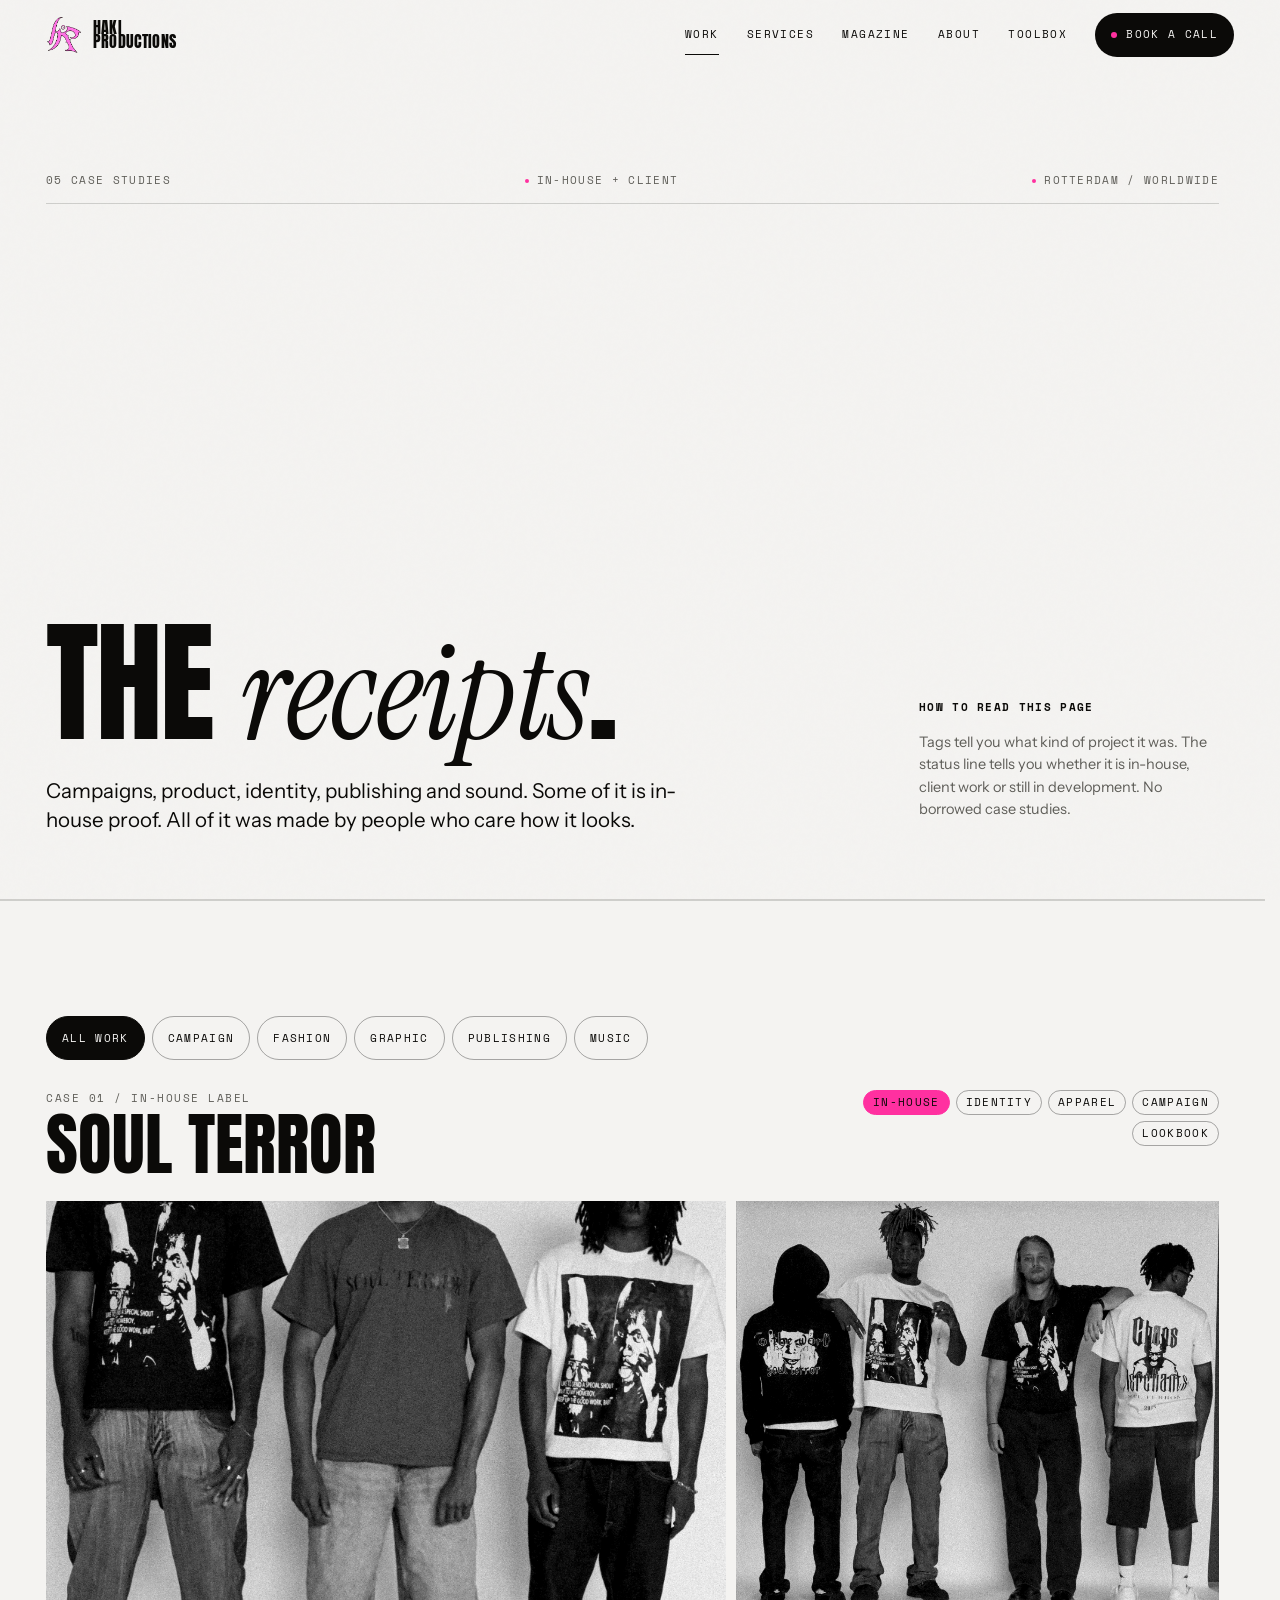
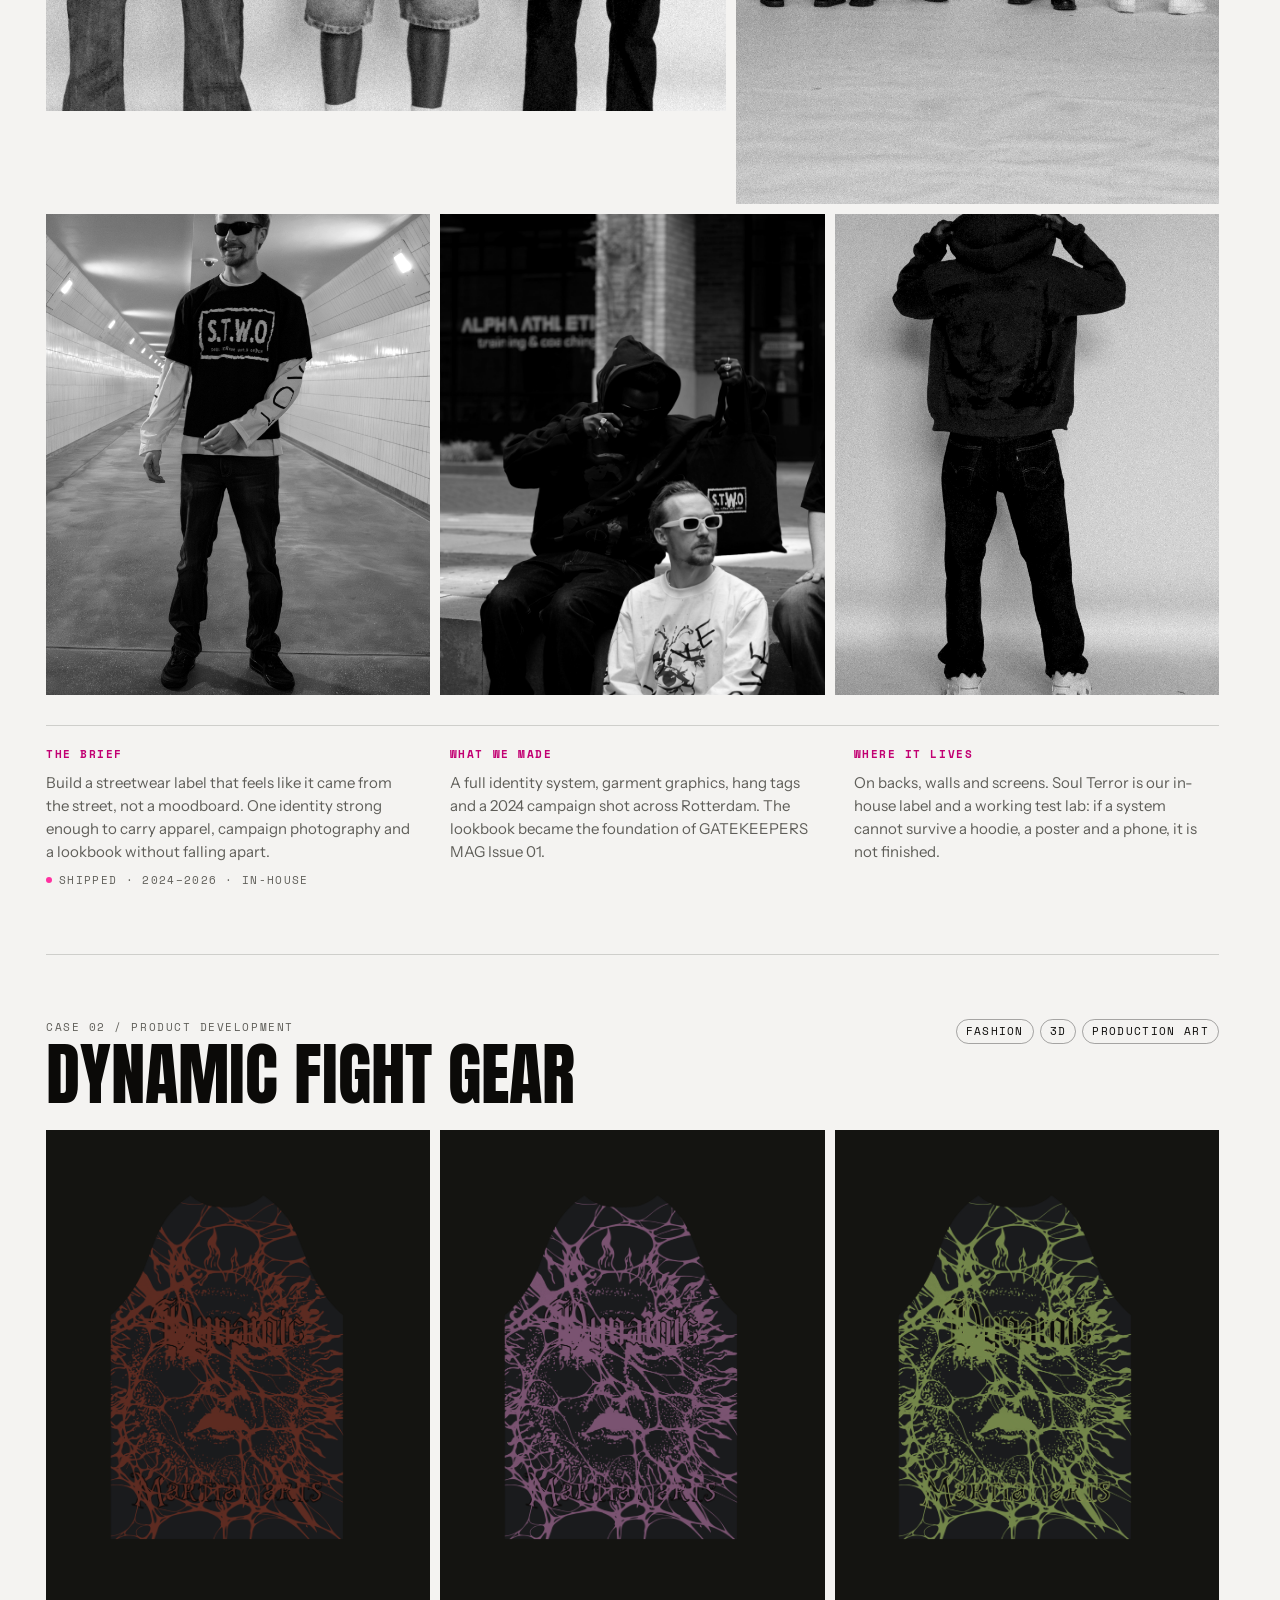
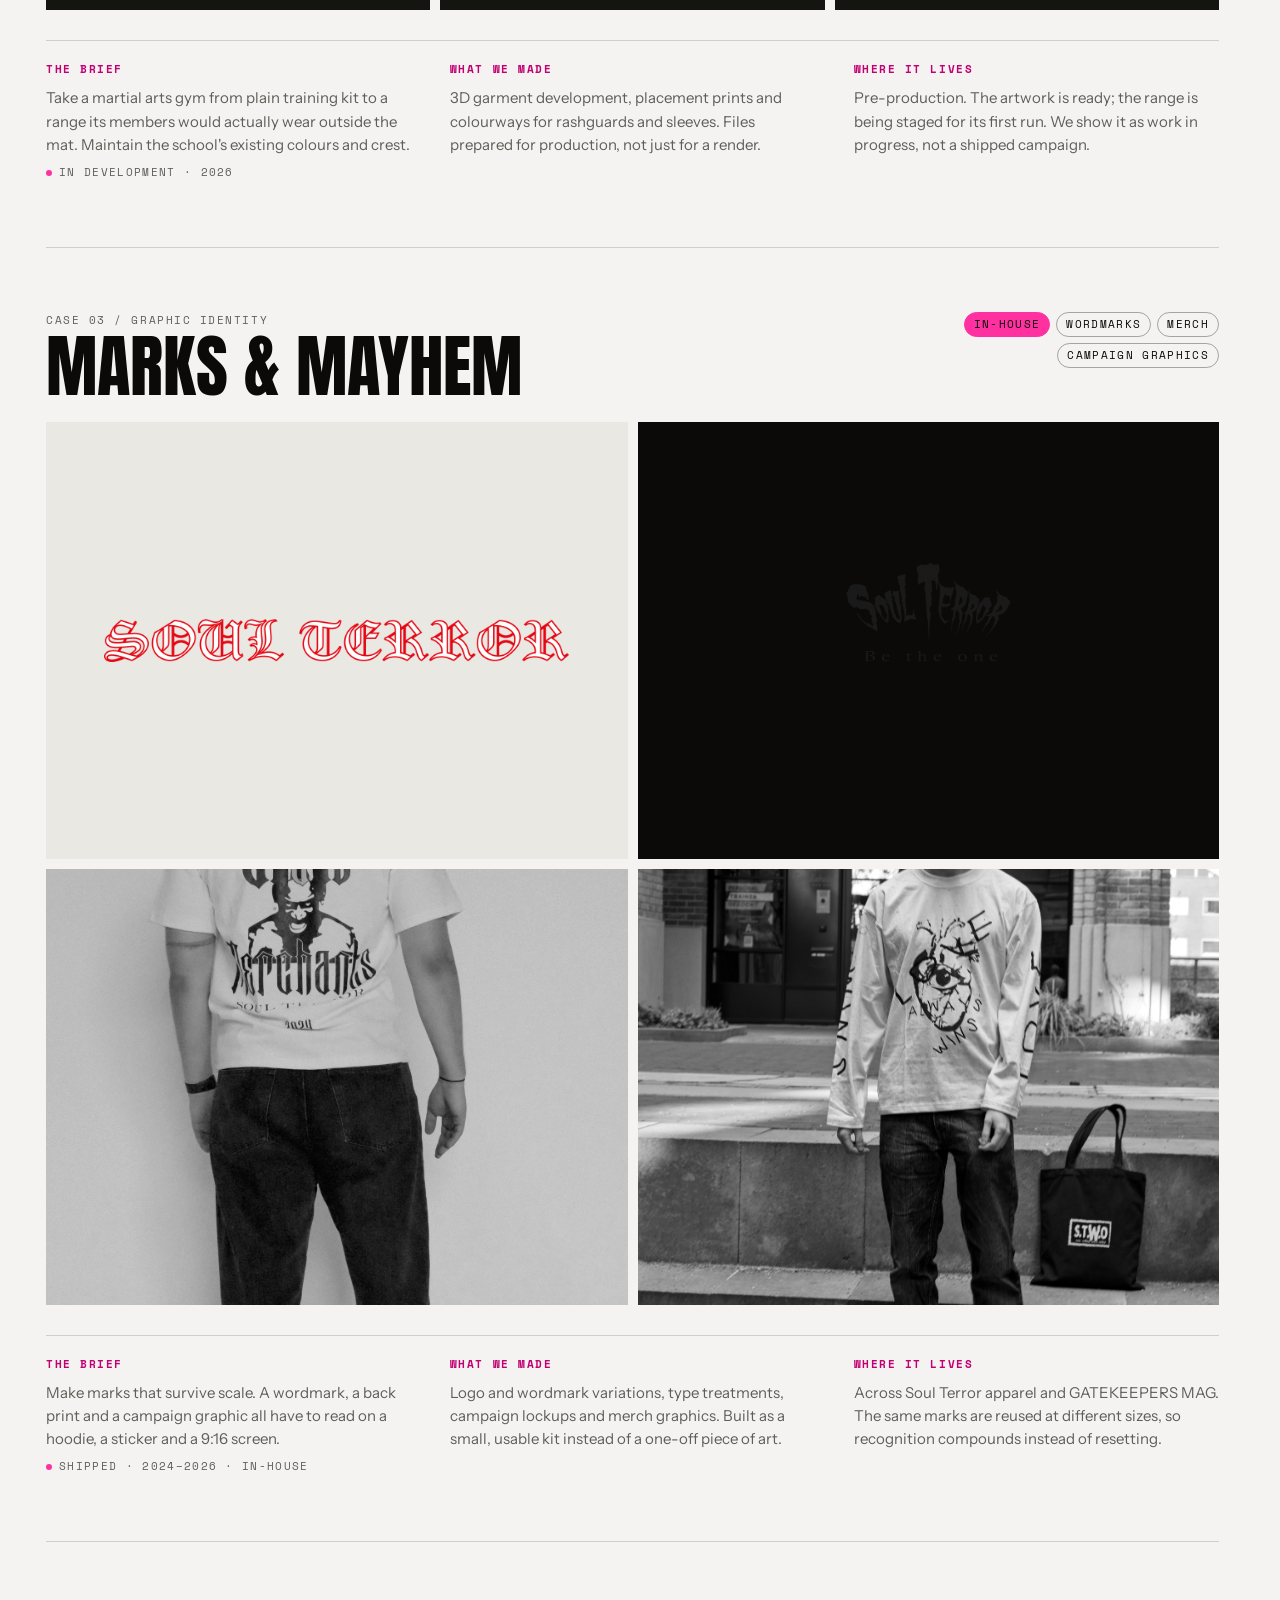
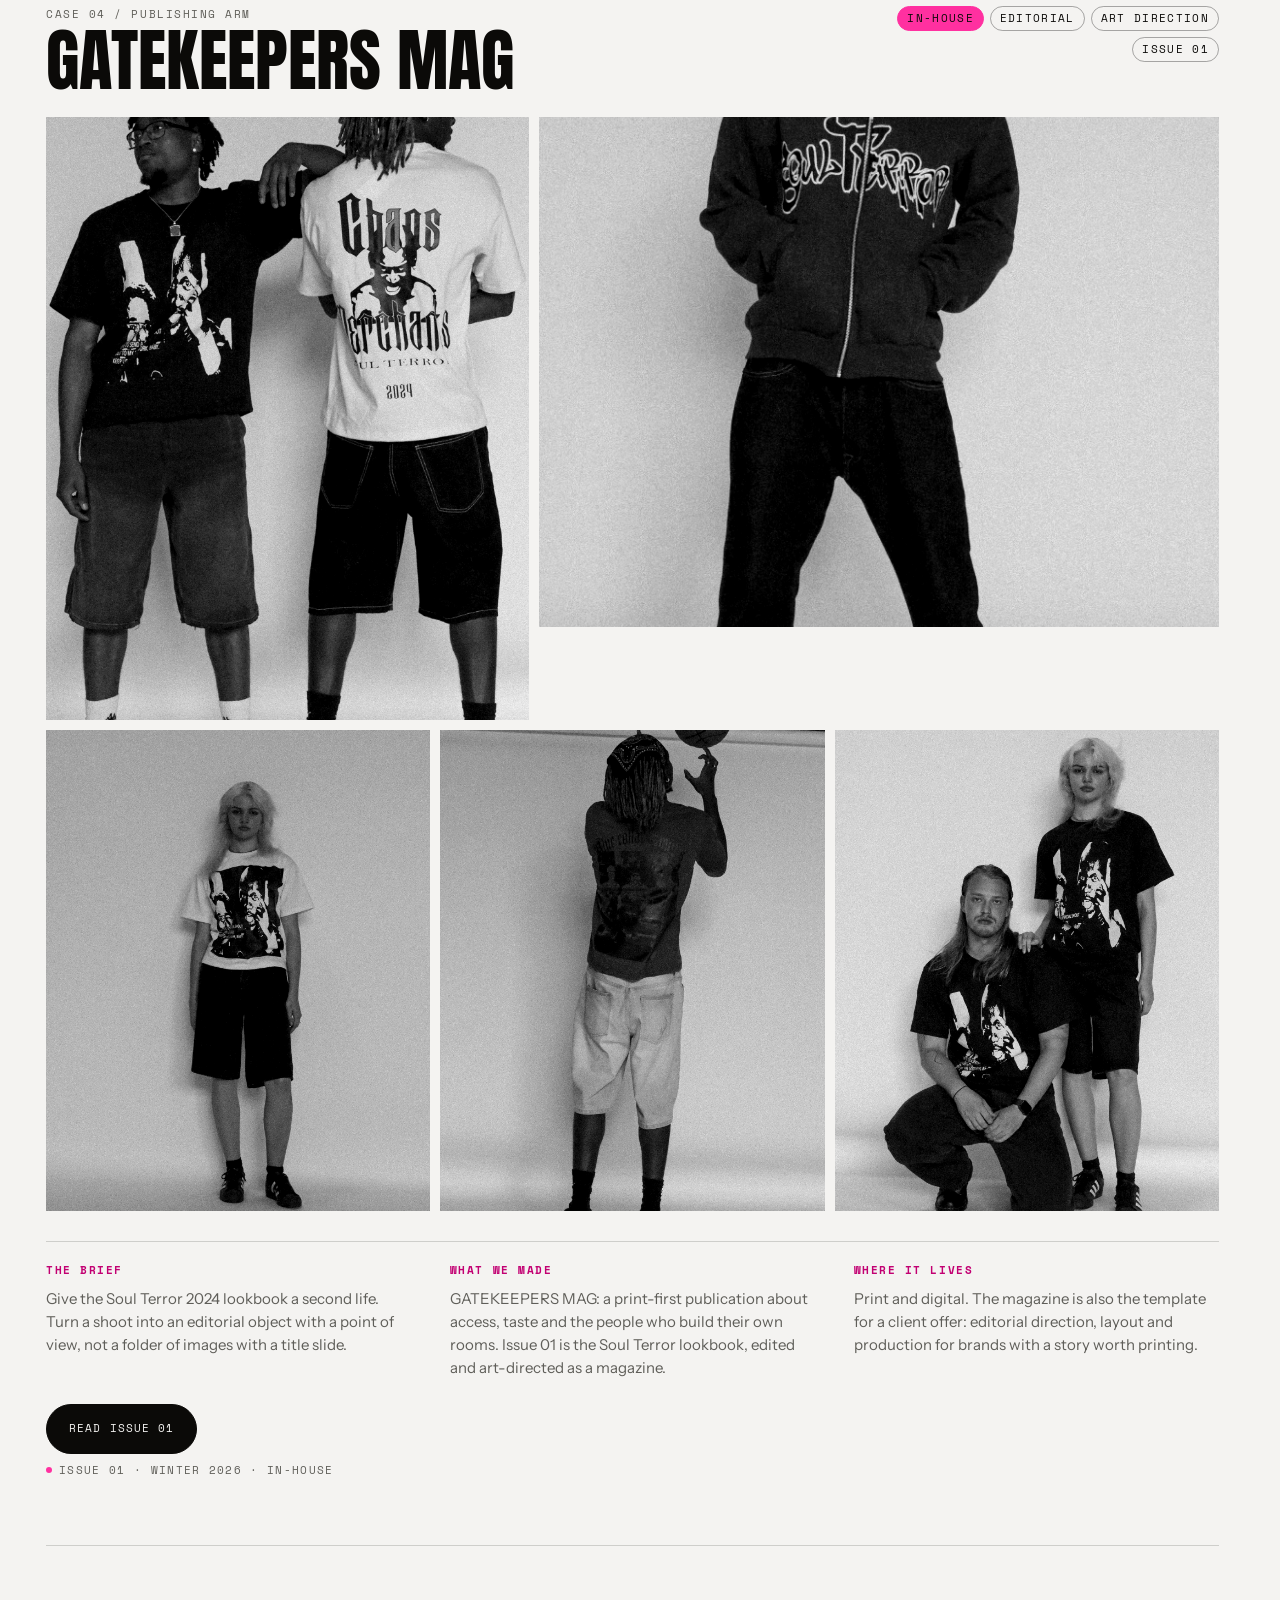
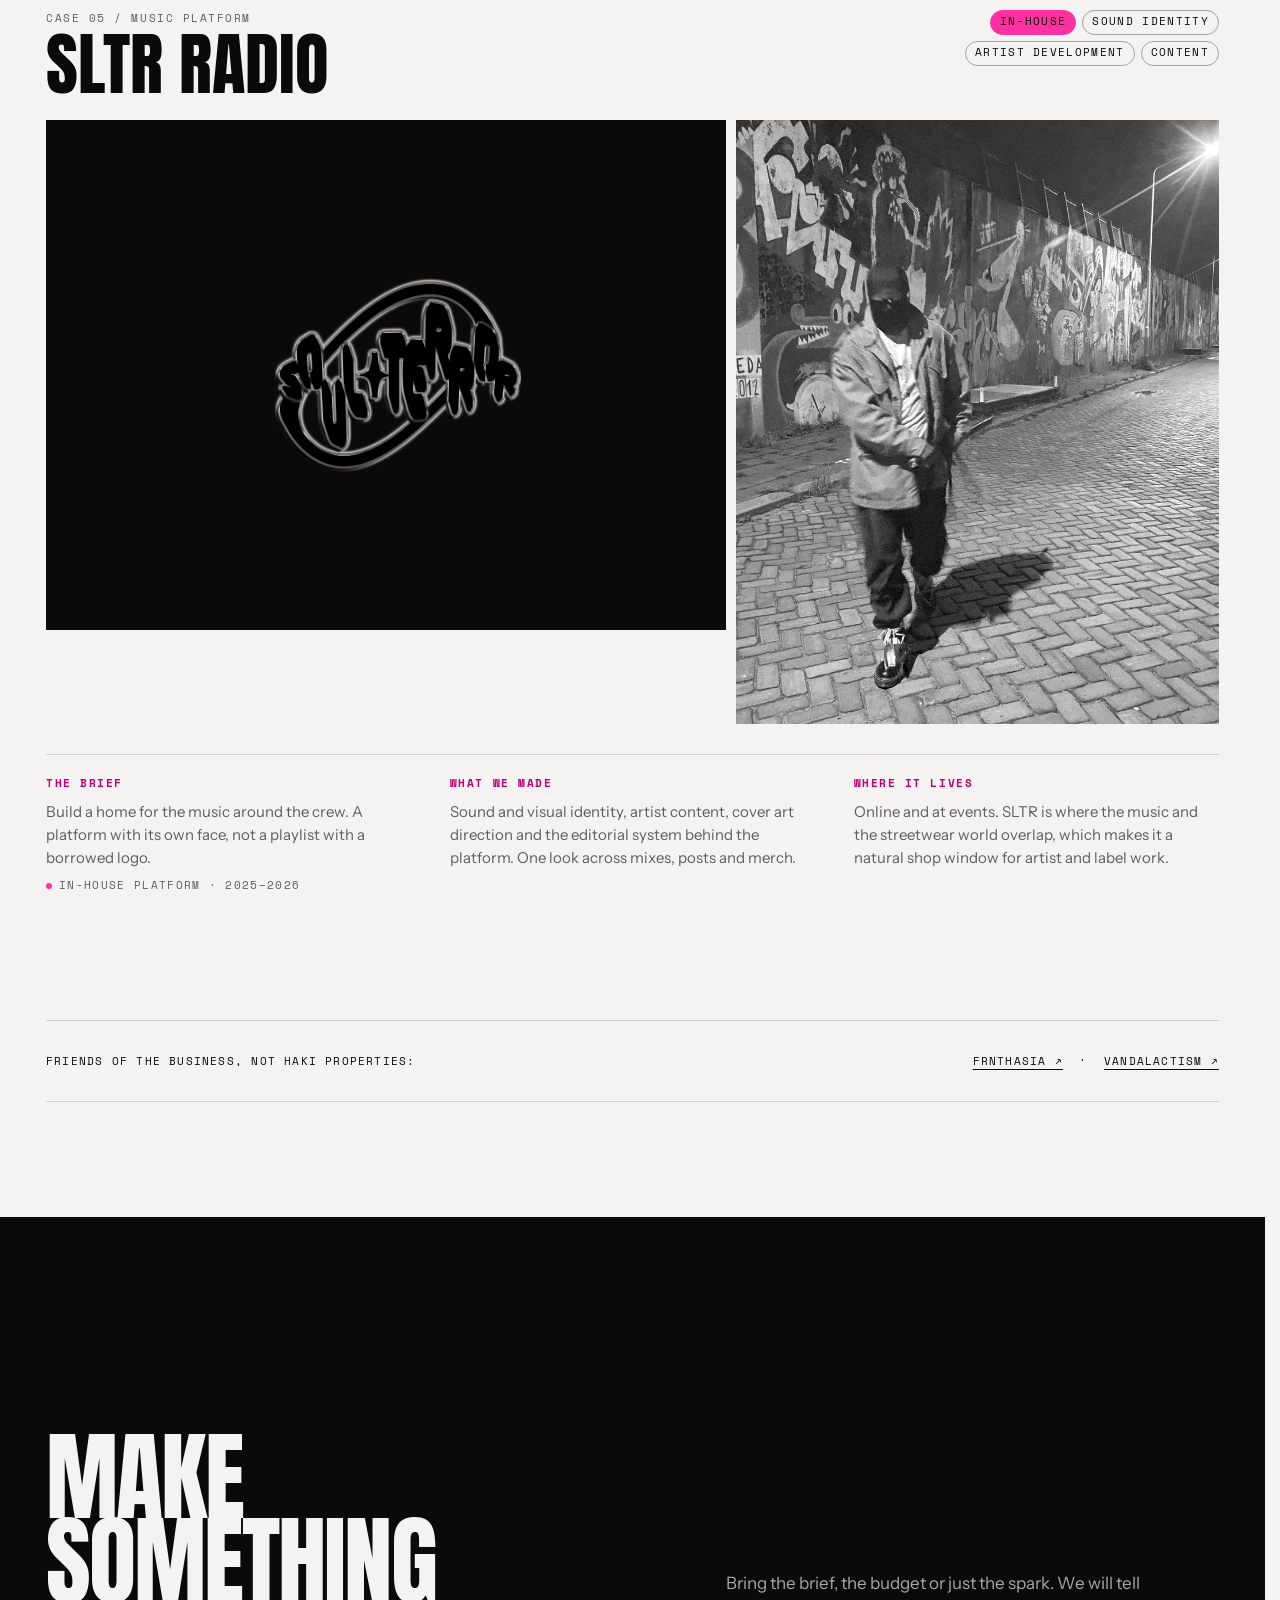
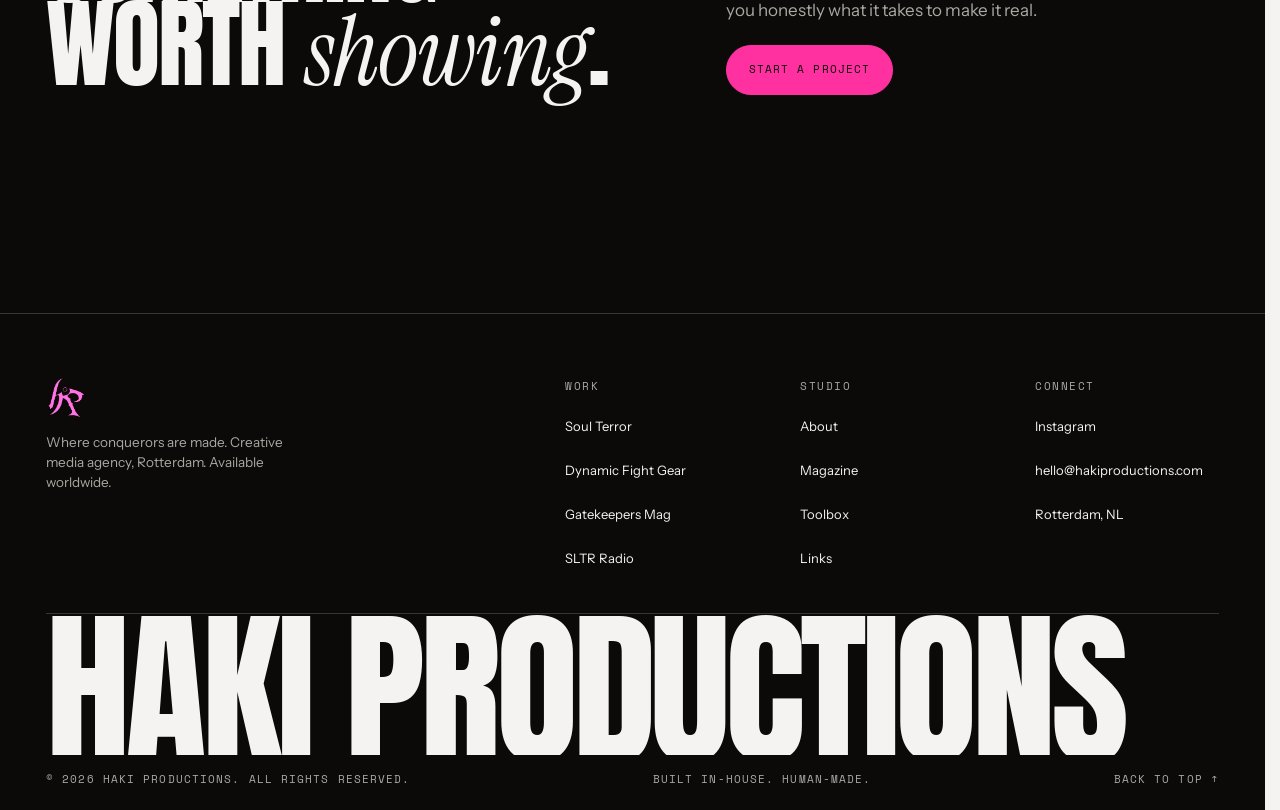
<file: site/work.html>
<!doctype html>
<html lang="en">
<head>
  <meta charset="utf-8">
  <meta name="viewport" content="width=device-width, initial-scale=1">
  <title>Work — Haki Productions</title>
  <meta name="description" content="Selected work from Haki Productions: Soul Terror, Dynamic Fight Gear, Marks & Mayhem, GATEKEEPERS MAG and SLTR Radio. Campaigns, product, identity, publishing and sound.">
  <link rel="canonical" href="https://hakiproductions.com/work.html">
  <meta property="og:type" content="website">
  <meta property="og:site_name" content="Haki Productions">
  <meta property="og:title" content="Work — Haki Productions">
  <meta property="og:description" content="Campaigns, product, identity, publishing and sound. Built in-house, shipped for real.">
  <meta property="og:image" content="https://hakiproductions.com/assets/img/og-haki.jpg">
  <meta name="twitter:card" content="summary_large_image">
  <meta name="theme-color" content="#0d0d0c">
  <link rel="icon" href="assets/img/haki-mark-pink.png" type="image/png">
  <link rel="preconnect" href="https://fonts.googleapis.com">
  <link rel="preconnect" href="https://fonts.gstatic.com" crossorigin>
  <link href="https://fonts.googleapis.com/css2?family=Anton&family=Instrument+Sans:wght@400;500;600;700&family=Instrument+Serif:ital@0;1&family=Space+Mono:wght@400;700&display=swap" rel="stylesheet">
  <link rel="stylesheet" href="assets/css/styles.css">
  <script>document.documentElement.classList.add("js");</script>
</head>
<body>
  <a class="skip-link" href="#main">Skip to content</a>
  <div class="scroll-progress" aria-hidden="true"><span id="progressBar"></span></div>

  <header class="site-header" id="top">
    <a class="brand" href="index.html" aria-label="Haki Productions home">
      <img class="brand-mark" src="assets/img/haki-mark-pink.png" alt="">
      <span class="brand-name">HAKI<br>PRODUCTIONS</span>
    </a>
    <nav class="main-nav" id="mainNav" aria-label="Main navigation">
      <a href="work.html" aria-current="page">Work</a>
      <a href="services.html">Services</a>
      <a href="magazine.html">Magazine</a>
      <a href="about.html">About</a>
      <a href="toolbox.html">Toolbox</a>
      <a href="contact.html" class="nav-cta">Book a call</a>
    </nav>
    <button class="nav-toggle" id="navToggle" aria-expanded="false" aria-controls="mainNav" aria-label="Open menu">
      <span></span><span></span>
    </button>
  </header>

  <main id="main">
    <section class="page-hero">
      <div class="wrap">
        <div class="page-hero-grid">
          <div>
            <h1 class="display">THE <em>receipts</em>.</h1>
            <p class="lede">Campaigns, product, identity, publishing and sound. Some of it is in-house proof. All of it was made by people who care how it looks.</p>
          </div>
          <div class="page-hero-side">
            <b>How to read this page</b>
            <p>Tags tell you what kind of project it was. The status line tells you whether it is in-house, client work or still in development. No borrowed case studies.</p>
          </div>
        </div>
        <div class="hero-meta">
          <span>05 case studies</span>
          <span>In-house + client</span>
          <span>Rotterdam / Worldwide</span>
        </div>
      </div>
    </section>

    <section class="section">
      <div class="wrap">
        <div class="filter-bar" data-filter-group="work" data-filter-target="#workCases" role="group" aria-label="Filter case studies">
          <button class="filter-btn active" type="button" data-filter="all" aria-pressed="true">All work</button>
          <button class="filter-btn" type="button" data-filter="campaign" aria-pressed="false">Campaign</button>
          <button class="filter-btn" type="button" data-filter="fashion" aria-pressed="false">Fashion</button>
          <button class="filter-btn" type="button" data-filter="graphic" aria-pressed="false">Graphic</button>
          <button class="filter-btn" type="button" data-filter="publishing" aria-pressed="false">Publishing</button>
          <button class="filter-btn" type="button" data-filter="music" aria-pressed="false">Music</button>
        </div>

        <div id="workCases">

          <!-- 01 SOUL TERROR -->
          <article class="case" id="soul-terror" data-category="campaign fashion graphic">
            <div class="case-head">
              <div>
                <span class="case-index">Case 01 / In-house label</span>
                <h2>Soul Terror</h2>
              </div>
              <div class="case-tags">
                <span class="tag tag-pink">In-house</span>
                <span class="tag">Identity</span>
                <span class="tag">Apparel</span>
                <span class="tag">Campaign</span>
                <span class="tag">Lookbook</span>
              </div>
            </div>

            <div class="case-media">
              <figure class="m-7">
                <img class="vt-soul-terror" src="assets/img/magazine/st24-01.webp" alt="Soul Terror 2024 campaign, three models in studio" loading="lazy">
              </figure>
              <figure class="m-5">
                <img src="assets/img/magazine/st24-09.webp" alt="Soul Terror 2024 crew group shot" loading="lazy">
              </figure>
              <figure class="m-4">
                <img src="assets/img/work/soul-terror-tunnel.jpg" alt="Model in Soul Terror S.T.W.O. long sleeve in a tunnel" loading="lazy">
              </figure>
              <figure class="m-4">
                <img src="assets/img/work/soul-terror-crew.jpg" alt="Soul Terror crew seated outside Alpha Athletic" loading="lazy">
              </figure>
              <figure class="m-4">
                <img src="assets/img/work/soul-terror-studio.jpg" alt="Soul Terror black hoodie back view, studio" loading="lazy">
              </figure>
            </div>

            <div class="case-copy">
              <div>
                <h3>The brief</h3>
                <p>Build a streetwear label that feels like it came from the street, not a moodboard. One identity strong enough to carry apparel, campaign photography and a lookbook without falling apart.</p>
              </div>
              <div>
                <h3>What we made</h3>
                <p>A full identity system, garment graphics, hang tags and a 2024 campaign shot across Rotterdam. The lookbook became the foundation of GATEKEEPERS MAG Issue 01.</p>
              </div>
              <div>
                <h3>Where it lives</h3>
                <p>On backs, walls and screens. Soul Terror is our in-house label and a working test lab: if a system cannot survive a hoodie, a poster and a phone, it is not finished.</p>
              </div>
            </div>
            <span class="case-status">Shipped · 2024–2026 · In-house</span>
          </article>

          <!-- 02 DYNAMIC -->
          <article class="case" id="dynamic" data-category="fashion graphic">
            <div class="case-head">
              <div>
                <span class="case-index">Case 02 / Product development</span>
                <h2>Dynamic Fight Gear</h2>
              </div>
              <div class="case-tags">
                <span class="tag">Fashion</span>
                <span class="tag">3D</span>
                <span class="tag">Production art</span>
              </div>
            </div>

            <div class="case-media">
              <figure class="m-4 product">
                <img src="assets/img/work/dynamic-front-red.png" alt="Dynamic Fight Gear red rashguard front artwork" loading="lazy">
              </figure>
              <figure class="m-4 product">
                <img src="assets/img/work/dynamic-back-pink.png" alt="Dynamic Fight Gear pink rashguard back artwork" loading="lazy">
              </figure>
              <figure class="m-4 product">
                <img src="assets/img/work/dynamic-front-green.png" alt="Dynamic Fight Gear green rashguard front artwork" loading="lazy">
              </figure>
            </div>

            <div class="case-copy">
              <div>
                <h3>The brief</h3>
                <p>Take a martial arts gym from plain training kit to a range its members would actually wear outside the mat. Maintain the school's existing colours and crest.</p>
              </div>
              <div>
                <h3>What we made</h3>
                <p>3D garment development, placement prints and colourways for rashguards and sleeves. Files prepared for production, not just for a render.</p>
              </div>
              <div>
                <h3>Where it lives</h3>
                <p>Pre-production. The artwork is ready; the range is being staged for its first run. We show it as work in progress, not a shipped campaign.</p>
              </div>
            </div>
            <span class="case-status">In development · 2026</span>
          </article>

          <!-- 03 MARKS & MAYHEM -->
          <article class="case" id="graphic" data-category="graphic">
            <div class="case-head">
              <div>
                <span class="case-index">Case 03 / Graphic identity</span>
                <h2>Marks &amp; Mayhem</h2>
              </div>
              <div class="case-tags">
                <span class="tag tag-pink">In-house</span>
                <span class="tag">Wordmarks</span>
                <span class="tag">Merch</span>
                <span class="tag">Campaign graphics</span>
              </div>
            </div>

            <div class="case-media">
              <figure class="m-6 logo-tile light">
                <img src="assets/img/work/x-soul-logo.png" alt="Soul Terror red wordmark" loading="lazy">
              </figure>
              <figure class="m-6 logo-tile">
                <img src="assets/img/work/be-the-one.png" alt="Soul Terror Be The One graphic" loading="lazy">
              </figure>
              <figure class="m-6">
                <img src="assets/img/work/soul-terror-chaos.jpg" alt="Soul Terror Chaos long sleeve, back print" loading="lazy">
              </figure>
              <figure class="m-6">
                <img src="assets/img/work/soul-terror-tote.jpg" alt="Soul Terror tote bag worn in the city" loading="lazy">
              </figure>
            </div>

            <div class="case-copy">
              <div>
                <h3>The brief</h3>
                <p>Make marks that survive scale. A wordmark, a back print and a campaign graphic all have to read on a hoodie, a sticker and a 9:16 screen.</p>
              </div>
              <div>
                <h3>What we made</h3>
                <p>Logo and wordmark variations, type treatments, campaign lockups and merch graphics. Built as a small, usable kit instead of a one-off piece of art.</p>
              </div>
              <div>
                <h3>Where it lives</h3>
                <p>Across Soul Terror apparel and GATEKEEPERS MAG. The same marks are reused at different sizes, so recognition compounds instead of resetting.</p>
              </div>
            </div>
            <span class="case-status">Shipped · 2024–2026 · In-house</span>
          </article>

          <!-- 04 GATEKEEPERS MAG -->
          <article class="case" id="gatekeepers" data-category="publishing graphic">
            <div class="case-head">
              <div>
                <span class="case-index">Case 04 / Publishing arm</span>
                <h2>Gatekeepers Mag</h2>
              </div>
              <div class="case-tags">
                <span class="tag tag-pink">In-house</span>
                <span class="tag">Editorial</span>
                <span class="tag">Art direction</span>
                <span class="tag">Issue 01</span>
              </div>
            </div>

            <div class="case-media">
              <figure class="m-5">
                <img class="vt-magazine" src="assets/img/magazine/st24-04.webp" alt="GATEKEEPERS MAG Issue 01 cover, Soul Terror duo" loading="lazy">
              </figure>
              <figure class="m-7">
                <img src="assets/img/magazine/st24-02.webp" alt="Soul Terror 2024 hoodie, back view for Issue 01" loading="lazy">
              </figure>
              <figure class="m-4">
                <img src="assets/img/magazine/st24-10.webp" alt="Soul Terror 2024 white tee look" loading="lazy">
              </figure>
              <figure class="m-4">
                <img src="assets/img/magazine/st24-06.webp" alt="Soul Terror 2024 lookbook portrait" loading="lazy">
              </figure>
              <figure class="m-4">
                <img src="assets/img/magazine/st24-08.webp" alt="Soul Terror 2024 lookbook detail" loading="lazy">
              </figure>
            </div>

            <div class="case-copy">
              <div>
                <h3>The brief</h3>
                <p>Give the Soul Terror 2024 lookbook a second life. Turn a shoot into an editorial object with a point of view, not a folder of images with a title slide.</p>
              </div>
              <div>
                <h3>What we made</h3>
                <p>GATEKEEPERS MAG: a print-first publication about access, taste and the people who build their own rooms. Issue 01 is the Soul Terror lookbook, edited and art-directed as a magazine.</p>
              </div>
              <div>
                <h3>Where it lives</h3>
                <p>Print and digital. The magazine is also the template for a client offer: editorial direction, layout and production for brands with a story worth printing.</p>
              </div>
            </div>
            <div class="actions" style="margin-top:24px">
              <a class="btn btn-dark" href="magazine.html">Read Issue 01</a>
            </div>
            <span class="case-status">Issue 01 · Winter 2026 · In-house</span>
          </article>

          <!-- 05 SLTR -->
          <article class="case" id="sltr" data-category="music campaign">
            <div class="case-head">
              <div>
                <span class="case-index">Case 05 / Music platform</span>
                <h2>SLTR Radio</h2>
              </div>
              <div class="case-tags">
                <span class="tag tag-pink">In-house</span>
                <span class="tag">Sound identity</span>
                <span class="tag">Artist development</span>
                <span class="tag">Content</span>
              </div>
            </div>

            <div class="case-media">
              <figure class="m-7 logo-tile">
                <img src="assets/img/work/sltr-logo.png" alt="SLTR Radio logo" loading="lazy">
              </figure>
              <figure class="m-5">
                <img src="assets/img/magazine/st-street-02.webp" alt="Soul Terror night campaign, Rotterdam street" loading="lazy">
              </figure>
            </div>

            <div class="case-copy">
              <div>
                <h3>The brief</h3>
                <p>Build a home for the music around the crew. A platform with its own face, not a playlist with a borrowed logo.</p>
              </div>
              <div>
                <h3>What we made</h3>
                <p>Sound and visual identity, artist content, cover art direction and the editorial system behind the platform. One look across mixes, posts and merch.</p>
              </div>
              <div>
                <h3>Where it lives</h3>
                <p>Online and at events. SLTR is where the music and the streetwear world overlap, which makes it a natural shop window for artist and label work.</p>
              </div>
            </div>
            <span class="case-status">In-house platform · 2025–2026</span>
          </article>

        </div>

        <div class="friends-strip">
          <span>Friends of the business, not Haki properties:</span>
          <span>
            <a href="https://www.instagram.com/frnthasia/" target="_blank" rel="noopener">FRNTHASIA ↗</a>
            &nbsp;·&nbsp;
            <a href="https://www.instagram.com/vandalactivist/" target="_blank" rel="noopener">VANDALACTISM ↗</a>
          </span>
        </div>
      </div>
    </section>

    <section class="section cta">
      <div class="wrap cta-inner">
        <div>

          <h2 class="display">MAKE SOMETHING WORTH <em>showing</em>.</h2>
        </div>
        <div>
          <p>Bring the brief, the budget or just the spark. We will tell you honestly what it takes to make it real.</p>
          <a class="btn btn-pink" href="contact.html">Start a project</a>
        </div>
      </div>
    </section>
  </main>

  <footer class="site-footer">
    <div class="wrap">
      <div class="footer-top">
        <div class="footer-brand">
          <img src="assets/img/haki-mark-pink.png" alt="">
          <p>Where conquerors are made. Creative media agency, Rotterdam. Available worldwide.</p>
        </div>
        <div class="footer-col">
          <h3>Work</h3>
          <a href="work.html#soul-terror">Soul Terror</a>
          <a href="work.html#dynamic">Dynamic Fight Gear</a>
          <a href="work.html#gatekeepers">Gatekeepers Mag</a>
          <a href="work.html#sltr">SLTR Radio</a>
        </div>
        <div class="footer-col">
          <h3>Studio</h3>
          <a href="about.html">About</a>
          <a href="magazine.html">Magazine</a>
          <a href="toolbox.html">Toolbox</a>
          <a href="links.html">Links</a>
        </div>
        <div class="footer-col">
          <h3>Connect</h3>
          <a href="https://www.instagram.com/soulterror00/" target="_blank" rel="noopener">Instagram</a>
          <a href="mailto:hello@hakiproductions.com">hello@hakiproductions.com</a>
          <span>Rotterdam, NL</span>
        </div>
      </div>
      <div class="footer-wordmark"><span>HAKI PRODUCTIONS</span></div>
      <div class="footer-bottom">
        <span>© <span id="year">2026</span> Haki Productions. All rights reserved.</span>
        <span>Built in-house. Human-made.</span>
        <a href="#top">Back to top ↑</a>
      </div>
    </div>
  </footer>

  <script src="assets/js/main.js"></script>
</body>
</html>
</file>
<file: site/assets/css/styles.css>
/* ============================================================
   HAKI PRODUCTIONS — design system v2
   Black + paper first. Pink is a splash, never the base.
   Display: Anton · Accent: Instrument Serif · Body: Instrument Sans
   Labels: Space Mono. Color: OKLCH with sRGB fallbacks.
   ============================================================ */

/* ---------- tokens ---------- */

:root {
  --ink: #0d0d0c;
  --ink-2: #171715;
  --paper: #f6f6f3;
  --paper-2: #ecece8;
  --pink: #ff2d8d;
  --pink-deep: #c4125f;
  --muted: #6d6961;
  --muted-dark: #aaa59a;
  --line: rgba(13, 13, 12, 0.16);
  --line-strong: rgba(13, 13, 12, 0.34);
  --line-dark: rgba(246, 246, 243, 0.18);
  --line-dark-strong: rgba(246, 246, 243, 0.34);

  --font-display: "Anton", "Arial Narrow", Impact, sans-serif;
  --font-serif: "Instrument Serif", Georgia, serif;
  --font-body: "Instrument Sans", "Helvetica Neue", Arial, sans-serif;
  --font-mono: "Space Mono", "Courier New", monospace;

  --max: 1440px;
  --pad: clamp(18px, 3.6vw, 56px);
  --gap: clamp(16px, 2.4vw, 32px);
  --header-h: 70px;
  --radius: 2px;
  --ease-out: cubic-bezier(0.22, 1, 0.36, 1);
  --ease-in-out: cubic-bezier(0.65, 0, 0.35, 1);
  --measure: 62ch;
  --noise: url("data:image/svg+xml,%3Csvg viewBox='0 0 220 220' xmlns='http://www.w3.org/2000/svg'%3E%3Cfilter id='n'%3E%3CfeTurbulence type='fractalNoise' baseFrequency='.72' numOctaves='4' stitchTiles='stitch'/%3E%3C/filter%3E%3Crect width='100%25' height='100%25' filter='url(%23n)' opacity='.55'/%3E%3C/svg%3E");
}

/* impeccable-disable-next-line design-system-color -- feature query, not a palette color */
@supports (color: oklch(0.5 0.2 20)) {
  :root {
    --ink: oklch(0.145 0.004 95);
    --ink-2: oklch(0.19 0.005 95);
    --paper: oklch(0.965 0.003 95);
    --paper-2: oklch(0.93 0.006 95);
    --pink: oklch(0.68 0.255 355);
    --pink-deep: oklch(0.53 0.22 355);
    --muted: oklch(0.48 0.008 92);
    --muted-dark: oklch(0.73 0.008 92);
  }
}

/* ---------- reset ---------- */

*,
*::before,
*::after {
  box-sizing: border-box;
}

html {
  scroll-behavior: smooth;
  scroll-padding-top: calc(var(--header-h) + 24px);
  -webkit-text-size-adjust: 100%;
}

@media (min-width: 721px) {
  html {
    scrollbar-gutter: stable;
  }
}

body {
  margin: 0;
  background: var(--paper);
  color: var(--ink);
  font-family: var(--font-body);
  font-size: 17px;
  line-height: 1.55;
  font-optical-sizing: auto;
  -webkit-font-smoothing: antialiased;
  text-rendering: optimizeLegibility;
  overflow-x: hidden;
}

body::before {
  content: "";
  position: fixed;
  inset: 0;
  z-index: 9998;
  pointer-events: none;
  background-image: var(--noise);
  opacity: 0.035;
  mix-blend-mode: multiply;
}

.dark body::before,
body.dark-page::before {
  mix-blend-mode: screen;
  opacity: 0.04;
}

body.nav-open {
  overflow: hidden;
}

img,
svg,
video {
  display: block;
  max-width: 100%;
}

figure {
  margin: 0;
}

a {
  color: inherit;
  text-decoration: none;
}

button,
input,
select,
textarea {
  font: inherit;
  color: inherit;
}

button {
  background: none;
  border: 0;
  cursor: pointer;
}

::selection {
  background: var(--pink);
  color: var(--ink);
}

:focus-visible {
  outline: 2px solid var(--pink);
  outline-offset: 3px;
}

.skip-link {
  position: fixed;
  top: 10px;
  left: 10px;
  z-index: 300;
  display: inline-flex;
  align-items: center;
  min-height: 44px;
  padding: 10px 18px;
  background: var(--pink);
  color: var(--ink);
  font-family: var(--font-mono);
  font-size: 11px;
  letter-spacing: 0.1em;
  text-transform: uppercase;
  transform: translateY(-200%);
  transition: transform 0.2s var(--ease-out);
}

.skip-link:focus {
  transform: translateY(0);
}

hr {
  border: 0;
  border-top: 1px solid var(--line);
  margin: 0;
}

/* ---------- typography ---------- */

.display {
  margin: 0;
  font-family: var(--font-display);
  font-weight: 400;
  font-size: clamp(44px, 7.6vw, 118px);
  line-height: 0.86;
  letter-spacing: -0.02em;
  text-transform: uppercase;
  text-wrap: balance;
  text-box: trim-both cap alphabetic;
}

.display em,
.serif {
  font-family: var(--font-serif);
  font-style: italic;
  font-weight: 400;
  text-transform: none;
  letter-spacing: -0.012em;
}

.display .pink,
.pink {
  color: var(--pink);
}

.lede {
  font-size: clamp(18px, 1.6vw, 23px);
  line-height: 1.45;
  max-width: 48ch;
  text-wrap: pretty;
}

.mono {
  font-family: var(--font-mono);
  font-size: 11px;
  letter-spacing: 0.13em;
  text-transform: uppercase;
}

.mono.is-note {
  font-size: 12px;
  line-height: 1.5;
  letter-spacing: 0.01em;
  text-transform: none;
}

.muted {
  color: var(--muted);
}

.dark .muted,
.dark-page .muted,
.muted-dark {
  color: var(--muted-dark);
}

.mark {
  color: var(--pink);
}

.measure {
  max-width: var(--measure);
}

.measure p,
.manifesto-copy p,
.case-copy p,
.value p,
.friend p,
.mag-letter p,
.contact-aside p {
  text-wrap: pretty;
}

.pullquote {
  margin: 0;
  font-family: var(--font-serif);
  font-style: italic;
  font-size: clamp(30px, 4.4vw, 64px);
  line-height: 1.02;
  letter-spacing: -0.015em;
  text-wrap: balance;
}

/* ---------- layout ---------- */

.wrap {
  width: 100%;
  max-width: var(--max);
  margin: 0 auto;
  padding-left: var(--pad);
  padding-right: var(--pad);
}

.section {
  position: relative;
  padding: clamp(72px, 9vw, 140px) 0;
  border-top: 1px solid var(--line);
}

.section-tight {
  padding: clamp(48px, 6vw, 84px) 0;
}

.dark {
  background: var(--ink);
  color: var(--paper);
  border-color: var(--line-dark);
}

.paper-2 {
  background: var(--paper-2);
}

.section-head {
  display: flex;
  justify-content: space-between;
  align-items: flex-end;
  gap: 48px;
  margin-bottom: clamp(36px, 5vw, 64px);
}

.section-head > p {
  max-width: 38ch;
  margin: 0;
  color: var(--muted);
  text-wrap: pretty;
}

.dark .section-head > p {
  color: var(--muted-dark);
}

.section-index {
  display: flex;
  align-items: center;
  gap: 14px;
  margin-bottom: 18px;
  font-family: var(--font-mono);
  font-size: 11px;
  letter-spacing: 0.16em;
  text-transform: uppercase;
  color: var(--muted);
}

.section-index::before {
  content: "";
  width: 34px;
  height: 1px;
  background: currentColor;
}

.dark .section-index {
  color: var(--muted-dark);
}

.actions {
  display: flex;
  flex-wrap: wrap;
  gap: 12px;
  align-items: center;
}

/* registration marks — tiny editorial detail */
.crop {
  position: absolute;
  width: 14px;
  height: 14px;
  pointer-events: none;
  opacity: 0.5;
}

.crop::before,
.crop::after {
  content: "";
  position: absolute;
  background: currentColor;
}

.crop::before {
  width: 100%;
  height: 1px;
  top: 50%;
}

.crop::after {
  width: 1px;
  height: 100%;
  left: 50%;
}

/* ---------- buttons & links ---------- */

.btn {
  --btn-bg: var(--ink);
  --btn-fg: var(--paper);
  --btn-fill: var(--pink);
  --btn-fill-fg: var(--ink);
  position: relative;
  isolation: isolate;
  overflow: hidden;
  display: inline-flex;
  align-items: center;
  justify-content: center;
  gap: 10px;
  min-height: 50px;
  padding: 0 22px;
  border: 1px solid var(--btn-bg);
  border-radius: 999px;
  background: var(--btn-bg);
  color: var(--btn-fg);
  font-family: var(--font-mono);
  font-size: 11px;
  letter-spacing: 0.1em;
  text-transform: uppercase;
  transition:
    color 0.35s var(--ease-out),
    border-color 0.35s var(--ease-out),
    transform 0.35s var(--ease-out);
}

.btn::before {
  content: "";
  position: absolute;
  inset: -1px;
  z-index: -1;
  background: var(--btn-fill);
  clip-path: circle(0% at var(--mx, 50%) var(--my, 50%));
  transition: clip-path 0.5s var(--ease-out);
}

.btn:hover,
.btn:focus-visible {
  color: var(--btn-fill-fg);
  border-color: var(--btn-fill);
  transform: translateY(-2px);
}

.btn:hover::before,
.btn:focus-visible::before {
  clip-path: circle(150% at var(--mx, 50%) var(--my, 50%));
}

.btn:active {
  transform: translateY(0) scale(0.985);
}

.btn-pink {
  --btn-bg: var(--pink);
  --btn-fg: var(--ink);
  --btn-fill: var(--ink);
  --btn-fill-fg: var(--paper);
}

.btn-ghost {
  --btn-bg: transparent;
  --btn-fg: var(--ink);
  --btn-fill: var(--ink);
  --btn-fill-fg: var(--paper);
  border-color: var(--line-strong);
}

.dark .btn-ghost,
.dark-page .btn-ghost {
  --btn-fg: var(--paper);
  --btn-fill: var(--pink);
  --btn-fill-fg: var(--ink);
  border-color: var(--line-dark-strong);
}

.btn-dark {
  --btn-bg: var(--ink);
  --btn-fg: var(--paper);
  --btn-fill: var(--pink);
  --btn-fill-fg: var(--ink);
}

.btn-sm {
  min-height: 46px;
  padding: 0 17px;
  font-size: 11px;
}

.link-arrow {
  display: inline-flex;
  align-items: center;
  gap: 10px;
  padding-bottom: 4px;
  border-bottom: 1px solid currentColor;
  font-family: var(--font-mono);
  font-size: 11px;
  letter-spacing: 0.12em;
  text-transform: uppercase;
  transition: gap 0.3s var(--ease-out), color 0.3s var(--ease-out);
}

.link-arrow span {
  transition: transform 0.3s var(--ease-out);
}

.link-arrow:hover {
  gap: 14px;
  color: var(--pink);
}

.link-arrow:hover span {
  transform: translate(2px, -2px);
}

.tag {
  display: inline-flex;
  align-items: center;
  min-height: 25px;
  padding: 0 9px;
  border: 1px solid var(--line-strong);
  border-radius: 999px;
  font-family: var(--font-mono);
  font-size: 11px;
  letter-spacing: 0.12em;
  text-transform: uppercase;
  white-space: nowrap;
}

.dark .tag {
  border-color: var(--line-dark-strong);
}

.tag-pink {
  background: var(--pink);
  border-color: var(--pink);
  color: var(--ink);
}

/* ---------- header ---------- */

.scroll-progress {
  position: fixed;
  inset: 0 0 auto;
  height: 2px;
  z-index: 120;
  background: transparent;
  pointer-events: none;
}

.scroll-progress span {
  display: block;
  height: 100%;
  width: 100%;
  background: var(--pink);
  transform-origin: 0 50%;
  transform: scaleX(0);
}

.site-header {
  position: fixed;
  inset: 0 0 auto;
  z-index: 110;
  height: var(--header-h);
  display: flex;
  align-items: center;
  justify-content: space-between;
  gap: 24px;
  padding: 0 var(--pad);
  border-bottom: 1px solid transparent;
  transition:
    background-color 0.35s var(--ease-out),
    border-color 0.35s var(--ease-out),
    backdrop-filter 0.35s var(--ease-out);
}

.site-header.scrolled {
  background: color-mix(in oklab, var(--paper) 90%, transparent);
  border-bottom-color: var(--line);
  backdrop-filter: blur(14px) saturate(1.1);
}

@supports not (background: color-mix(in oklab, red 50%, blue)) {
  .site-header.scrolled {
    background: var(--paper);
  }
}

.brand {
  display: inline-flex;
  align-items: center;
  gap: 11px;
  min-height: 44px;
  flex: none;
}

.brand-mark {
  width: 36px;
  height: 36px;
  object-fit: contain;
}

.brand-name {
  font-family: var(--font-display);
  font-size: 16px;
  line-height: 0.86;
  letter-spacing: 0.01em;
  text-transform: uppercase;
}

.main-nav {
  display: flex;
  align-items: center;
  gap: clamp(16px, 2.2vw, 34px);
}

.main-nav > a:not(.nav-cta) {
  position: relative;
  display: inline-flex;
  align-items: center;
  min-height: 44px;
  font-family: var(--font-mono);
  font-size: 11px;
  letter-spacing: 0.13em;
  text-transform: uppercase;
  padding: 8px 0;
}

.main-nav > a:not(.nav-cta)::after {
  content: "";
  position: absolute;
  left: 0;
  right: 0;
  bottom: 2px;
  height: 1px;
  background: currentColor;
  transform: scaleX(0);
  transform-origin: right;
  transition: transform 0.35s var(--ease-out);
}

.main-nav > a:not(.nav-cta):hover::after,
.main-nav > a[aria-current="page"]::after {
  transform: scaleX(1);
  transform-origin: left;
}

.nav-cta {
  display: inline-flex;
  align-items: center;
  gap: 9px;
  min-height: 44px;
  padding: 0 16px;
  border-radius: 999px;
  background: var(--ink);
  color: var(--paper);
  font-family: var(--font-mono);
  font-size: 11px;
  letter-spacing: 0.12em;
  text-transform: uppercase;
  transition: background 0.3s var(--ease-out), color 0.3s var(--ease-out);
}

.nav-cta::before {
  content: "";
  width: 6px;
  height: 6px;
  border-radius: 50%;
  background: var(--pink);
}

.nav-cta:hover {
  background: var(--pink);
  color: var(--ink);
}

.nav-toggle {
  display: none;
  width: 44px;
  height: 44px;
  position: relative;
  z-index: 130;
}

.nav-toggle span {
  position: absolute;
  left: 9px;
  right: 9px;
  height: 1px;
  background: currentColor;
  transition: transform 0.35s var(--ease-out), top 0.35s var(--ease-out);
}

.nav-toggle span:first-child {
  top: 16px;
}

.nav-toggle span:last-child {
  top: 25px;
}

body.nav-open .nav-toggle span:first-child {
  top: 21px;
  transform: rotate(45deg);
}

body.nav-open .nav-toggle span:last-child {
  top: 21px;
  transform: rotate(-45deg);
}

/* dark hero pages: header flips until scrolled */
.dark-hero .site-header:not(.scrolled) {
  color: var(--paper);
}

.dark-hero .site-header:not(.scrolled) .nav-cta {
  background: var(--paper);
  color: var(--ink);
}

.dark-hero .site-header.scrolled {
  color: var(--ink);
}

body.nav-open .site-header {
  color: var(--paper);
}

/* ---------- hero ---------- */

.hero {
  position: relative;
  padding: calc(var(--header-h) + clamp(36px, 6vw, 72px)) 0 clamp(30px, 5vw, 56px);
  min-height: min(940px, 100svh);
  display: flex;
  flex-direction: column;
  justify-content: flex-end;
}

.hero::after {
  content: "";
  position: absolute;
  inset: auto 0 0;
  height: 1px;
  background: var(--line);
}

.hero-grid {
  display: grid;
  grid-template-columns: minmax(0, 1.12fr) minmax(340px, 0.88fr);
  gap: clamp(30px, 5vw, 72px);
  align-items: end;
}

.hero-copy {
  position: relative;
  z-index: 2;
}

.hero-title {
  margin: 0;
  font-family: var(--font-display);
  font-size: clamp(58px, 9.7vw, 148px);
  line-height: 0.81;
  letter-spacing: -0.025em;
  text-transform: uppercase;
  text-box: trim-both cap alphabetic;
}

.hero-title .line {
  display: block;
  white-space: nowrap;
}

.hero-title em {
  font-family: var(--font-serif);
  font-style: italic;
  text-transform: none;
  letter-spacing: -0.02em;
  color: var(--pink);
}

.hero-lede {
  margin: 24px 0 0;
  max-width: 42ch;
  font-size: clamp(17px, 1.5vw, 21px);
  line-height: 1.48;
  text-wrap: pretty;
}

.hero .actions {
  margin-top: 26px;
}

.hero-meta {
  display: flex;
  flex-wrap: wrap;
  gap: 10px 24px;
  margin-top: clamp(24px, 3.2vw, 38px);
  padding-top: 16px;
  border-top: 1px solid var(--line);
  font-family: var(--font-mono);
  font-size: 11px;
  letter-spacing: 0.12em;
  text-transform: uppercase;
  color: var(--muted);
}

.hero-meta span {
  display: inline-flex;
  align-items: center;
  gap: 8px;
}

.hero-meta span + span::before {
  content: "";
  width: 4px;
  height: 4px;
  border-radius: 50%;
  background: var(--pink);
}

.hero-media {
  position: relative;
  min-height: clamp(440px, 48vw, 660px);
  align-self: end;
}

.hero-shot {
  position: absolute;
  overflow: hidden;
  background: var(--ink-2);
}

.hero-shot img {
  width: 100%;
  height: 100%;
  object-fit: cover;
  filter: grayscale(1) contrast(1.03);
  transition: filter 0.6s var(--ease-out), transform 0.9s var(--ease-out);
}

.hero-shot.main {
  top: 0;
  right: 0;
  width: 74%;
  aspect-ratio: 4 / 5;
  z-index: 1;
}

.hero-shot.secondary {
  left: 0;
  bottom: 0;
  width: 48%;
  aspect-ratio: 3 / 4;
  z-index: 2;
  border: 7px solid var(--paper);
}

.hero-shot:hover img {
  filter: grayscale(0) contrast(1);
  transform: scale(1.025);
}

.hero-sticker {
  position: absolute;
  z-index: 3;
  right: -8px;
  bottom: 18%;
  display: grid;
  place-items: center;
  width: clamp(104px, 10vw, 136px);
  padding: 10px;
  aspect-ratio: 1;
  border-radius: 50%;
  background: var(--pink);
  color: var(--ink);
  font-family: var(--font-mono);
  font-size: 11px;
  line-height: 1.35;
  letter-spacing: 0.08em;
  text-align: center;
  text-transform: uppercase;
  transform: rotate(9deg);
  box-shadow: 0 0 0 6px var(--paper);
}

.hero-sticker span {
  font-size: 11px;
  letter-spacing: 0.12em;
}

.scroll-cue {
  position: absolute;
  right: var(--pad);
  bottom: 20px;
  display: inline-flex;
  align-items: center;
  gap: 8px;
  font-family: var(--font-mono);
  font-size: 11px;
  letter-spacing: 0.18em;
  text-transform: uppercase;
  color: var(--muted);
}

.scroll-cue::after {
  content: "↓";
  color: var(--pink);
  animation: bob 1.8s var(--ease-in-out) infinite;
}

@keyframes bob {
  0%, 100% { transform: translateY(0); }
  50% { transform: translateY(4px); }
}

@media (min-width: 901px) and (max-height: 940px) {
  .hero {
    padding-top: calc(var(--header-h) + 28px);
    padding-bottom: 24px;
  }

  .hero-title {
    font-size: clamp(54px, 8.75vw, 132px);
  }

  .hero-lede {
    margin-top: 20px;
  }

  .hero .actions {
    margin-top: 22px;
  }

  .hero-meta {
    margin-top: 24px;
    padding-top: 12px;
  }

  .hero-media {
    min-height: clamp(400px, 42vw, 560px);
  }

  .scroll-cue {
    display: none;
  }
}

/* ---------- ticker ---------- */

.ticker {
  overflow: hidden;
  background: var(--ink);
  color: var(--paper);
  border-top: 1px solid var(--ink);
  border-bottom: 1px solid var(--ink);
}

.ticker-track {
  display: flex;
  width: max-content;
  animation: marquee 34s linear infinite;
}

.ticker:hover .ticker-track {
  animation-play-state: paused;
}

.ticker-item {
  display: inline-flex;
  align-items: center;
  gap: 26px;
  padding: 13px 26px;
  font-family: var(--font-mono);
  font-size: 11px;
  letter-spacing: 0.16em;
  text-transform: uppercase;
  white-space: nowrap;
}

.ticker-item::after {
  content: "✦";
  color: var(--pink);
  font-size: 12px;
}

@keyframes marquee {
  to { transform: translateX(-50%); }
}

/* ---------- manifesto ---------- */

.manifesto {
  display: grid;
  grid-template-columns: 220px minmax(0, 1fr);
  gap: clamp(30px, 7vw, 110px);
  align-items: start;
}

.manifesto h2 {
  font-size: clamp(40px, 6vw, 94px);
  max-width: 15ch;
}

.manifesto-copy {
  max-width: 58ch;
}

.manifesto-copy p {
  margin: 0 0 22px;
  font-size: clamp(18px, 1.6vw, 23px);
  line-height: 1.48;
}

.manifesto-copy p:first-child::first-letter {
  float: left;
  margin: 0.08em 0.12em 0 0;
  font-family: var(--font-serif);
  font-style: italic;
  font-size: 4.3em;
  line-height: 0.72;
  color: var(--pink);
}

.manifesto-copy strong {
  font-weight: 600;
}

.manifesto-note {
  display: grid;
  gap: 7px;
  margin-top: 32px;
  padding-top: 16px;
  border-top: 1px solid var(--line);
  font-family: var(--font-mono);
  font-size: 11px;
  line-height: 1.6;
  letter-spacing: 0.1em;
  text-transform: uppercase;
  color: var(--muted);
}

.manifesto-note span:first-child {
  color: var(--ink);
}

.stats {
  display: grid;
  grid-template-columns: repeat(3, 1fr);
  gap: 1px;
  margin-top: clamp(46px, 6vw, 80px);
  background: var(--line);
  border-top: 1px solid var(--line);
  border-bottom: 1px solid var(--line);
}

.stat {
  background: var(--paper);
  padding: 22px 22px 24px;
}

.stat b {
  display: block;
  font-family: var(--font-display);
  font-weight: 400;
  font-size: clamp(40px, 5vw, 70px);
  line-height: 0.9;
}

.stat span {
  display: block;
  margin-top: 8px;
  font-family: var(--font-mono);
  font-size: 11px;
  letter-spacing: 0.13em;
  text-transform: uppercase;
  color: var(--muted);
}

/* ---------- work grid ---------- */

.work-grid {
  display: grid;
  grid-template-columns: repeat(12, minmax(0, 1fr));
  gap: clamp(30px, 4vw, 54px) var(--gap);
}

.work-card {
  grid-column: span 6;
}

.work-card.feature {
  grid-column: span 7;
}

.work-card.side {
  grid-column: span 5;
  align-self: end;
}

.work-card.tall {
  grid-column: span 4;
}

.work-card a {
  display: block;
  transition: transform 0.35s var(--ease-out);
}

.work-card:hover a {
  transform: translateY(-2px);
}

.work-media {
  position: relative;
  overflow: hidden;
  background: var(--ink-2);
  aspect-ratio: 4 / 3;
}

.work-card.feature .work-media {
  aspect-ratio: 4 / 3.2;
}

.work-card.side .work-media,
.work-card.tall .work-media {
  aspect-ratio: 4 / 5;
}

.work-media img {
  width: 100%;
  height: 100%;
  object-fit: cover;
  filter: grayscale(1) contrast(1.04);
  transition: transform 0.9s var(--ease-out), filter 0.6s var(--ease-out);
}

.work-media .cat {
  position: absolute;
  top: 14px;
  left: 14px;
  z-index: 2;
  padding: 5px 9px;
  background: var(--paper);
  font-family: var(--font-mono);
  font-size: 11px;
  letter-spacing: 0.12em;
  text-transform: uppercase;
}

.work-media.contain {
  background: var(--paper-2);
}

.work-media.contain img {
  object-fit: contain;
  padding: 8%;
  filter: none;
}

.work-card:hover .work-media img {
  transform: scale(1.035);
  filter: grayscale(0) contrast(1);
}

.work-card:hover .work-media.contain img {
  filter: none;
}

.work-meta {
  display: flex;
  justify-content: space-between;
  gap: 16px;
  margin-top: 13px;
  padding-top: 9px;
  border-top: 1px solid var(--line);
  font-family: var(--font-mono);
  font-size: 11px;
  letter-spacing: 0.11em;
  text-transform: uppercase;
  color: var(--muted);
}

.work-title-row {
  display: flex;
  align-items: baseline;
  justify-content: space-between;
  gap: 18px;
  margin-top: 12px;
}

.work-title {
  margin: 0;
  font-family: var(--font-display);
  font-weight: 400;
  font-size: clamp(27px, 2.6vw, 40px);
  line-height: 0.94;
  text-transform: uppercase;
}

.work-arrow {
  display: grid;
  place-items: center;
  width: 30px;
  height: 30px;
  flex: none;
  border: 1px solid var(--line-strong);
  border-radius: 50%;
  font-size: 13px;
  transition: background 0.3s var(--ease-out), color 0.3s var(--ease-out), transform 0.3s var(--ease-out);
}

.work-card:hover .work-arrow {
  background: var(--pink);
  border-color: var(--pink);
  color: var(--ink);
  transform: rotate(45deg);
}

.work-card p {
  margin: 10px 0 0;
  max-width: 44ch;
  color: var(--muted);
  font-size: 15.5px;
  line-height: 1.5;
  text-wrap: pretty;
}

.work-card .case-status {
  display: inline-flex;
  margin-top: 12px;
}

.service-foot {
  display: flex;
  align-items: center;
  justify-content: space-between;
  gap: 20px;
  margin-top: clamp(34px, 4vw, 52px);
  padding-top: 18px;
  border-top: 1px solid var(--line);
}

.service-foot p {
  margin: 0;
}

.dark .service-foot {
  border-color: var(--line-dark);
}

/* ---------- services accordion ---------- */

.service-list {
  border-top: 1px solid var(--line);
}

.service-item {
  border-bottom: 1px solid var(--line);
}

.service-summary {
  display: grid;
  grid-template-columns: 64px minmax(0, 1fr) 150px 34px;
  gap: 18px;
  align-items: center;
  padding: 24px 0;
  cursor: pointer;
  list-style: none;
}

.service-summary::-webkit-details-marker {
  display: none;
}

.service-num {
  font-family: var(--font-mono);
  font-size: 11px;
  letter-spacing: 0.1em;
  color: var(--muted);
}

.service-title {
  display: block;
  font-family: var(--font-display);
  font-weight: 400;
  font-size: clamp(28px, 3vw, 44px);
  line-height: 0.95;
  text-transform: uppercase;
}

.service-sub {
  display: block;
  margin-top: 5px;
  color: var(--muted);
  font-size: 14.5px;
}

.service-price {
  font-family: var(--font-mono);
  font-size: 12px;
  letter-spacing: 0.04em;
  text-align: right;
  white-space: nowrap;
}

.service-price span {
  display: block;
  margin-top: 3px;
  color: var(--muted);
  font-size: 11px;
  letter-spacing: 0.12em;
  text-transform: uppercase;
}

.service-plus {
  position: relative;
  width: 28px;
  height: 28px;
  justify-self: end;
  border: 1px solid var(--line-strong);
  border-radius: 50%;
  transition: background 0.3s var(--ease-out), transform 0.35s var(--ease-out);
}

.service-plus::before,
.service-plus::after {
  content: "";
  position: absolute;
  top: 50%;
  left: 50%;
  width: 9px;
  height: 1px;
  background: currentColor;
  transform: translate(-50%, -50%);
}

.service-plus::after {
  transform: translate(-50%, -50%) rotate(90deg);
}

.service-item[open] .service-plus {
  background: var(--pink);
  border-color: var(--pink);
  color: var(--ink);
  transform: rotate(45deg);
}

.service-body {
  display: grid;
  grid-template-columns: 64px minmax(0, 1.1fr) minmax(0, 0.9fr);
  gap: 18px;
  padding: 0 0 30px;
}

.service-body > div:first-child {
  grid-column: 2;
}

.service-body p {
  max-width: 56ch;
  margin: 0 0 15px;
  color: var(--muted);
  text-wrap: pretty;
}

.service-body ul {
  margin: 0;
  padding: 0;
  list-style: none;
  display: grid;
  gap: 8px;
}

.service-body li {
  display: grid;
  grid-template-columns: 14px 1fr;
  gap: 8px;
  font-size: 14.5px;
  line-height: 1.4;
}

.service-body li::before {
  content: "→";
  color: var(--pink);
  font-family: var(--font-mono);
  font-size: 11px;
}

.service-body .btn {
  margin-top: 18px;
}

/* animated details where supported */
@supports (interpolate-size: allow-keywords) {
  :root {
    interpolate-size: allow-keywords;
  }

  details::details-content {
    block-size: 0;
    overflow: hidden;
    transition:
      block-size 0.45s var(--ease-out),
      content-visibility 0.45s allow-discrete;
  }

  details[open]::details-content {
    block-size: auto;
  }
}

/* ---------- magazine band ---------- */

.magazine-band {
  position: relative;
  overflow: hidden;
  background: var(--ink);
  color: var(--paper);
  border-top: 1px solid var(--ink);
}

.magazine-inner {
  position: relative;
  z-index: 1;
  padding-top: clamp(64px, 8vw, 120px);
  padding-bottom: clamp(64px, 8vw, 120px);
}

.magazine-top {
  display: flex;
  justify-content: space-between;
  align-items: center;
  gap: 20px;
  padding-bottom: 18px;
  border-bottom: 1px solid var(--line-dark);
  font-family: var(--font-mono);
  font-size: 11px;
  letter-spacing: 0.15em;
  text-transform: uppercase;
  color: var(--muted-dark);
}

.magazine-top b {
  color: var(--pink);
  font-weight: 400;
}

.magazine-masthead {
  margin: 24px 0 0;
  font-family: var(--font-display);
  font-weight: 400;
  font-size: clamp(66px, 15.4vw, 236px);
  line-height: 0.78;
  letter-spacing: -0.035em;
  text-transform: uppercase;
  text-box: trim-both cap alphabetic;
}

.magazine-masthead .mag,
.mag-masthead .mag {
  display: inline-block;
  margin-left: 0.06em;
  padding: 0.05em 0.12em 0.02em;
  border-radius: var(--radius);
  background: var(--pink);
  color: var(--ink);
  font-family: var(--font-mono);
  font-size: 0.15em;
  letter-spacing: 0.06em;
  vertical-align: 0.6em;
  transform: rotate(-4deg);
}

.magazine-body {
  display: grid;
  grid-template-columns: minmax(0, 0.9fr) minmax(0, 1.1fr);
  gap: clamp(30px, 5vw, 72px);
  align-items: end;
  margin-top: clamp(36px, 5vw, 64px);
}

.magazine-copy {
  max-width: 44ch;
}

.magazine-copy p {
  margin: 0 0 18px;
  font-size: clamp(17px, 1.4vw, 21px);
  line-height: 1.5;
  text-wrap: pretty;
}

.magazine-copy .actions {
  margin-top: 26px;
}

.magazine-collage {
  display: grid;
  grid-template-columns: 1.1fr 0.9fr;
  grid-template-rows: auto auto;
  gap: 12px;
}

.magazine-shot {
  position: relative;
  overflow: hidden;
  background: var(--ink-2);
}

.magazine-shot:first-child {
  grid-row: span 2;
  aspect-ratio: 3 / 4;
}

.magazine-shot:nth-child(2),
.magazine-shot:nth-child(3) {
  aspect-ratio: 4 / 3;
}

.magazine-shot img {
  width: 100%;
  height: 100%;
  object-fit: cover;
  filter: grayscale(1) contrast(1.05);
  transition: filter 0.6s var(--ease-out), transform 0.8s var(--ease-out);
}

.magazine-shot:hover img {
  filter: grayscale(0);
  transform: scale(1.03);
}

.magazine-shot .tag {
  position: absolute;
  top: 10px;
  left: 10px;
  background: var(--paper);
  color: var(--ink);
  border-color: var(--paper);
}

.magazine-issue {
  position: absolute;
  top: 50%;
  right: 14px;
  z-index: 2;
  writing-mode: vertical-rl;
  font-family: var(--font-mono);
  font-size: 11px;
  letter-spacing: 0.24em;
  text-transform: uppercase;
  color: var(--muted-dark);
}

/* ---------- process ---------- */

.process {
  position: relative;
}

.process-grid {
  display: grid;
  grid-template-columns: repeat(4, minmax(0, 1fr));
  border-top: 1px solid var(--line-dark);
}

.process-step {
  position: relative;
  padding: 26px 26px 40px 0;
  border-right: 1px solid var(--line-dark);
}

.process-step:last-child {
  border-right: 0;
  padding-right: 0;
}

.process-step .num {
  display: block;
  font-family: var(--font-mono);
  font-size: 11px;
  letter-spacing: 0.14em;
  color: var(--pink);
}

.process-step h3 {
  margin: 34px 0 10px;
  font-family: var(--font-display);
  font-weight: 400;
  font-size: clamp(24px, 2.3vw, 34px);
  line-height: 0.95;
  text-transform: uppercase;
}

.process-step p {
  margin: 0;
  max-width: 28ch;
  color: var(--muted-dark);
  font-size: 14.5px;
  line-height: 1.45;
}

.process-progress {
  height: 1px;
  margin-bottom: clamp(36px, 5vw, 60px);
  background: var(--line-dark);
  overflow: hidden;
}

.process-progress span {
  display: block;
  width: 100%;
  height: 100%;
  background: var(--pink);
  transform: scaleX(1);
  transform-origin: 0 50%;
}

/* ---------- toolbox band ---------- */

.toolbox-band {
  position: relative;
  overflow: hidden;
  background: var(--pink);
  color: var(--ink);
  border-top: 1px solid var(--ink);
}

.toolbox-inner {
  display: grid;
  grid-template-columns: minmax(0, 1.2fr) minmax(0, 0.8fr);
  gap: clamp(30px, 6vw, 90px);
  align-items: end;
  padding-top: clamp(58px, 7vw, 100px);
  padding-bottom: clamp(58px, 7vw, 100px);
}

.toolbox-band .display {
  font-size: clamp(50px, 8.4vw, 132px);
}

.toolbox-band p {
  max-width: 40ch;
  margin: 0 0 24px;
  font-size: clamp(17px, 1.4vw, 20px);
  line-height: 1.5;
  text-wrap: pretty;
}

.toolbox-band .btn-dark {
  --btn-bg: var(--ink);
  --btn-fg: var(--paper);
  --btn-fill: var(--paper);
  --btn-fill-fg: var(--ink);
}

/* ---------- friends ---------- */

.friends {
  border-top: 1px solid var(--line);
}

.friend-grid {
  display: grid;
  grid-template-columns: 1fr 1fr;
  gap: 1px;
  background: var(--line);
  border: 1px solid var(--line);
}

.friend {
  display: flex;
  flex-direction: column;
  justify-content: space-between;
  gap: 26px;
  min-height: 270px;
  padding: clamp(24px, 3vw, 40px);
  background: var(--paper);
  transition: background 0.4s var(--ease-out), color 0.4s var(--ease-out);
}

.friend:hover {
  background: var(--ink);
  color: var(--paper);
}

.friend .friend-top {
  display: flex;
  justify-content: space-between;
  align-items: center;
  gap: 16px;
}

.friend h3 {
  margin: 0 0 9px;
  font-family: var(--font-display);
  font-weight: 400;
  font-size: clamp(30px, 3.4vw, 52px);
  line-height: 0.9;
  text-transform: uppercase;
}

.friend p {
  max-width: 34ch;
  margin: 0;
  color: var(--muted);
  font-size: 15px;
  line-height: 1.5;
}

.friend:hover p {
  color: var(--muted-dark);
}

.friend .friend-link {
  display: flex;
  justify-content: space-between;
  align-items: center;
  gap: 16px;
  padding-top: 14px;
  border-top: 1px solid var(--line-strong);
  font-family: var(--font-mono);
  font-size: 11px;
  letter-spacing: 0.12em;
  text-transform: uppercase;
}

.friend:hover .friend-link {
  border-top-color: var(--line-dark-strong);
}

.friend .friend-link span:last-child {
  font-size: 15px;
  transition: transform 0.3s var(--ease-out);
}

.friend:hover .friend-link span:last-child {
  transform: translate(3px, -3px);
}

/* ---------- cta ---------- */

.cta {
  background: var(--ink);
  color: var(--paper);
  border-top: 1px solid var(--ink);
}

.cta-inner {
  display: grid;
  grid-template-columns: minmax(0, 1.1fr) minmax(280px, 0.9fr);
  gap: clamp(30px, 6vw, 80px);
  align-items: end;
  padding-top: clamp(64px, 8vw, 120px);
  padding-bottom: clamp(64px, 8vw, 120px);
}

.cta-inner .display {
  font-size: clamp(46px, 7.6vw, 118px);
}

.cta-inner p {
  max-width: 38ch;
  margin: 0 0 22px;
  color: var(--muted-dark);
}

/* ---------- page hero ---------- */

.page-hero {
  position: relative;
  display: flex;
  flex-direction: column;
  justify-content: flex-end;
  min-height: 100svh;
  padding: calc(var(--header-h) + clamp(56px, 8vw, 110px)) 0 clamp(40px, 5vw, 64px);
  border-bottom: 1px solid var(--line);
}

.page-hero > .wrap {
  display: flex;
  flex-direction: column;
  flex: 1;
}

.page-hero .display {
  font-size: clamp(56px, 10.4vw, 158px);
  max-width: 15ch;
}

.page-hero .lede {
  margin: 24px 0 0;
}

.page-hero .hero-meta {
  order: 1;
  max-width: none;
  margin: 0;
  padding: 0 0 14px;
  border-top: 0;
  border-bottom: 1px solid var(--line);
  justify-content: space-between;
}

.page-hero-grid {
  order: 2;
  margin-top: auto;
}

.page-hero-grid {
  display: grid;
  grid-template-columns: minmax(0, 1.25fr) minmax(240px, 0.75fr);
  gap: clamp(30px, 5vw, 80px);
  align-items: end;
}

.page-hero-side {
  justify-self: end;
  max-width: 30ch;
  font-size: 14.5px;
  line-height: 1.55;
  color: var(--muted);
  text-wrap: pretty;
}

.page-hero-side b {
  display: block;
  margin-bottom: 6px;
  color: var(--ink);
  font-family: var(--font-mono);
  font-size: 11px;
  letter-spacing: 0.12em;
  text-transform: uppercase;
}

/* ---------- filters ---------- */

.filter-bar {
  display: flex;
  flex-wrap: wrap;
  gap: 7px;
  margin-bottom: 30px;
}

.filter-btn {
  min-height: 44px;
  padding: 0 15px;
  border: 1px solid var(--line-strong);
  border-radius: 999px;
  font-family: var(--font-mono);
  font-size: 11px;
  letter-spacing: 0.12em;
  text-transform: uppercase;
  transition: background 0.25s var(--ease-out), color 0.25s var(--ease-out), border-color 0.25s var(--ease-out);
}

.filter-btn:hover {
  border-color: var(--ink);
}

.filter-btn.active {
  background: var(--ink);
  border-color: var(--ink);
  color: var(--paper);
}

.dark .filter-btn {
  border-color: var(--line-dark-strong);
}

.dark .filter-btn.active {
  background: var(--paper);
  border-color: var(--paper);
  color: var(--ink);
}

/* ---------- work page cases ---------- */

.case {
  padding: clamp(40px, 5vw, 64px) 0;
  border-top: 1px solid var(--line);
}

.case:first-of-type {
  border-top: 0;
  padding-top: 0;
}

.case-head {
  display: flex;
  justify-content: space-between;
  align-items: flex-start;
  gap: 30px;
  margin-bottom: 26px;
}

.case-index {
  display: block;
  margin-bottom: 8px;
  font-family: var(--font-mono);
  font-size: 11px;
  letter-spacing: 0.14em;
  text-transform: uppercase;
  color: var(--muted);
}

.case-head h2 {
  margin: 0;
  font-family: var(--font-display);
  font-weight: 400;
  font-size: clamp(38px, 5.4vw, 82px);
  line-height: 0.86;
  text-transform: uppercase;
  text-wrap: balance;
}

.case-tags {
  display: flex;
  flex-wrap: wrap;
  justify-content: flex-end;
  gap: 6px;
  max-width: 380px;
}

.case-media {
  display: grid;
  grid-template-columns: repeat(12, minmax(0, 1fr));
  gap: 10px;
  margin-bottom: 30px;
}

.case-media figure {
  position: relative;
  overflow: hidden;
  margin: 0;
  background: var(--ink-2);
}

.case-media img {
  width: 100%;
  height: 100%;
  object-fit: cover;
  filter: grayscale(1) contrast(1.04);
  transition: filter 0.6s var(--ease-out), transform 0.8s var(--ease-out);
}

.case-media figure:hover img {
  filter: grayscale(0);
  transform: scale(1.025);
}

.case-media .m-7 { grid-column: span 7; aspect-ratio: 4 / 3; }
.case-media .m-5 { grid-column: span 5; aspect-ratio: 4 / 5; }
.case-media .m-6 { grid-column: span 6; aspect-ratio: 4 / 3; }
.case-media .m-4 { grid-column: span 4; aspect-ratio: 4 / 5; }
.case-media .m-3 { grid-column: span 3; aspect-ratio: 4 / 5; }

.case-media .tall {
  aspect-ratio: 4 / 5;
}

.case-media .logo-tile {
  background: var(--ink);
}

.case-media .logo-tile img {
  object-fit: contain;
  padding: 12%;
}

.case-media .logo-tile.light {
  background: var(--paper-2);
}

.case-media .logo-tile.light img {
  object-fit: contain;
  padding: 10%;
  filter: none;
}

.case-media .product img {
  object-fit: contain;
  padding: 8%;
  filter: none;
}

.case-copy {
  display: grid;
  grid-template-columns: repeat(3, minmax(0, 1fr));
  gap: clamp(20px, 3vw, 40px);
  padding-top: 20px;
  border-top: 1px solid var(--line);
}

.case-copy h3 {
  margin: 0 0 8px;
  font-family: var(--font-mono);
  font-size: 11px;
  letter-spacing: 0.14em;
  text-transform: uppercase;
  color: var(--pink-deep);
}

.case-copy p {
  margin: 0;
  color: var(--muted);
  font-size: 15px;
  line-height: 1.55;
}

.case-quote {
  margin: 26px 0 0;
  font-family: var(--font-serif);
  font-style: italic;
  font-size: clamp(26px, 3.4vw, 46px);
  line-height: 1;
  letter-spacing: -0.01em;
}

.case-quote cite {
  display: block;
  margin-top: 10px;
  font-family: var(--font-mono);
  font-style: normal;
  font-size: 11px;
  letter-spacing: 0.12em;
  text-transform: uppercase;
  color: var(--muted);
}

.case-panel {
  grid-column: span 12;
  display: grid;
  grid-template-columns: 1fr auto;
  gap: 20px;
  align-items: end;
  min-height: 340px;
  padding: clamp(24px, 4vw, 44px);
  background: var(--ink);
  color: var(--paper);
}

.case-panel .panel-kicker {
  font-family: var(--font-mono);
  font-size: 11px;
  letter-spacing: 0.14em;
  text-transform: uppercase;
  color: var(--muted-dark);
}

.case-panel .panel-title {
  margin: 10px 0 0;
  font-family: var(--font-display);
  font-weight: 400;
  font-size: clamp(40px, 6vw, 84px);
  line-height: 0.84;
  text-transform: uppercase;
}

.case-panel .panel-foot {
  font-family: var(--font-mono);
  font-size: 11px;
  letter-spacing: 0.1em;
  text-transform: uppercase;
  color: var(--muted-dark);
  text-align: right;
}

.case-status {
  display: inline-flex;
  align-items: center;
  gap: 7px;
  margin-top: 8px;
  font-family: var(--font-mono);
  font-size: 11px;
  letter-spacing: 0.12em;
  text-transform: uppercase;
  color: var(--muted);
}

.case-status::before {
  content: "";
  width: 6px;
  height: 6px;
  border-radius: 50%;
  background: var(--pink);
}

.friends-strip {
  display: flex;
  flex-wrap: wrap;
  align-items: center;
  justify-content: space-between;
  gap: 16px;
  margin-top: clamp(36px, 5vw, 60px);
  padding: 18px 0;
  border-top: 1px solid var(--line);
  border-bottom: 1px solid var(--line);
  font-family: var(--font-mono);
  font-size: 11px;
  letter-spacing: 0.11em;
  text-transform: uppercase;
}

.friends-strip a {
  display: inline-flex;
  align-items: center;
  min-height: 44px;
  text-decoration: underline;
  text-underline-offset: 4px;
}

.friends-strip a:hover {
  color: var(--pink-deep);
}

/* ---------- services page ---------- */

.offers {
  display: grid;
  gap: 16px;
}

.offer {
  display: grid;
  grid-template-columns: 54px minmax(0, 1fr) 230px;
  gap: clamp(18px, 3vw, 40px);
  padding: clamp(24px, 3vw, 38px);
  border: 1px solid var(--line-strong);
  background: var(--paper);
  transition: border-color 0.3s var(--ease-out), background 0.3s var(--ease-out);
}

.offer:hover {
  border-color: var(--ink);
}

.offer-num {
  font-family: var(--font-mono);
  font-size: 11px;
  letter-spacing: 0.12em;
  color: var(--muted);
}

.offer h3 {
  margin: 0;
  font-family: var(--font-display);
  font-weight: 400;
  font-size: clamp(32px, 3.6vw, 54px);
  line-height: 0.88;
  text-transform: uppercase;
}

.offer-sub {
  margin: 8px 0 18px;
  font-size: 16px;
  color: var(--ink);
}

.offer p {
  max-width: 58ch;
  text-wrap: pretty;
}

.offer ul {
  display: grid;
  gap: 7px;
  margin: 18px 0 0;
  padding: 0;
  list-style: none;
}

.offer li {
  display: grid;
  grid-template-columns: 15px 1fr;
  gap: 8px;
  font-size: 14.5px;
  line-height: 1.4;
}

.offer li::before {
  content: "—";
  color: var(--pink-deep);
  font-family: var(--font-mono);
  font-size: 11px;
}

.offer-price {
  display: flex;
  flex-direction: column;
  align-items: flex-start;
  justify-content: flex-start;
  gap: 9px;
  padding-left: 22px;
  border-left: 1px solid var(--line);
}

.offer-price .from {
  font-family: var(--font-mono);
  font-size: 11px;
  letter-spacing: 0.14em;
  text-transform: uppercase;
  color: var(--muted);
}

.offer-price .amount {
  font-family: var(--font-display);
  font-size: clamp(38px, 4.2vw, 62px);
  line-height: 0.9;
}

.offer-price .amount span {
  font-family: var(--font-mono);
  font-size: 11px;
  letter-spacing: 0.06em;
  color: var(--muted);
}

.offer-price .meta {
  font-size: 12.5px;
  line-height: 1.4;
  color: var(--muted);
}

.offer-price .btn {
  margin-top: auto;
  width: 100%;
}

.includes {
  display: grid;
  grid-template-columns: repeat(4, 1fr);
  gap: 1px;
  margin-top: 30px;
  background: var(--line);
  border: 1px solid var(--line);
}

.includes div {
  background: var(--paper);
  padding: 18px;
}

.includes b {
  display: block;
  margin-bottom: 5px;
  font-family: var(--font-mono);
  font-size: 11px;
  letter-spacing: 0.12em;
  text-transform: uppercase;
}

.includes span {
  color: var(--muted);
  font-size: 13.5px;
  line-height: 1.4;
}

.cap-grid {
  display: grid;
  grid-template-columns: repeat(4, minmax(0, 1fr));
  gap: 1px;
  background: var(--line-dark);
  border: 1px solid var(--line-dark);
}

.cap {
  background: var(--ink);
  padding: 24px 22px 30px;
}

.cap .num {
  font-family: var(--font-mono);
  font-size: 11px;
  letter-spacing: 0.14em;
  color: var(--pink);
}

.cap h3 {
  margin: 34px 0 10px;
  font-family: var(--font-display);
  font-weight: 400;
  font-size: clamp(23px, 2.2vw, 32px);
  line-height: 0.95;
  text-transform: uppercase;
}

.cap p {
  margin: 0;
  color: var(--muted-dark);
  font-size: 14px;
  line-height: 1.5;
}

.faq {
  border-top: 1px solid var(--line);
}

.faq details {
  border-bottom: 1px solid var(--line);
}

.faq summary {
  display: flex;
  align-items: center;
  justify-content: space-between;
  gap: 20px;
  padding: 22px 0;
  cursor: pointer;
  list-style: none;
  font-family: var(--font-display);
  font-size: clamp(20px, 2.2vw, 30px);
  line-height: 1;
  text-transform: uppercase;
}

.faq summary::-webkit-details-marker {
  display: none;
}

.faq summary::after {
  content: "+";
  flex: none;
  font-family: var(--font-mono);
  font-size: 18px;
  color: var(--pink-deep);
  transition: transform 0.3s var(--ease-out);
}

.faq details[open] summary::after {
  transform: rotate(45deg);
}

.faq details p {
  max-width: 68ch;
  margin: 0 0 24px;
  color: var(--muted);
  text-wrap: pretty;
}

/* ---------- about ---------- */

.about-grid {
  display: grid;
  grid-template-columns: minmax(0, 0.85fr) minmax(0, 1.15fr);
  gap: clamp(30px, 7vw, 100px);
  align-items: start;
}

.about-grid h2 {
  position: sticky;
  top: calc(var(--header-h) + 30px);
  font-size: clamp(40px, 5.6vw, 86px);
}

.about-copy p {
  margin: 0 0 22px;
  font-size: clamp(17px, 1.4vw, 20px);
  line-height: 1.55;
  text-wrap: pretty;
}

.about-copy p:first-child::first-letter {
  float: left;
  margin: 0.08em 0.12em 0 0;
  font-family: var(--font-serif);
  font-style: italic;
  font-size: 4.2em;
  line-height: 0.72;
  color: var(--pink);
}

.values {
  display: grid;
  grid-template-columns: repeat(4, minmax(0, 1fr));
  gap: 1px;
  background: var(--line-dark);
  border: 1px solid var(--line-dark);
}

.value {
  background: var(--ink);
  padding: 26px 22px 34px;
}

.value .num {
  font-family: var(--font-mono);
  font-size: 11px;
  letter-spacing: 0.14em;
  color: var(--pink);
}

.value h3 {
  margin: 38px 0 10px;
  font-family: var(--font-display);
  font-weight: 400;
  font-size: clamp(24px, 2.3vw, 34px);
  line-height: 0.95;
  text-transform: uppercase;
}

.value p {
  margin: 0;
  color: var(--muted-dark);
  font-size: 14px;
  line-height: 1.5;
}

.ecosystem {
  display: grid;
  grid-template-columns: 1fr 1fr 1fr;
  gap: 1px;
  background: var(--line);
  border: 1px solid var(--line);
}

.eco-col {
  background: var(--paper);
  padding: clamp(22px, 2.6vw, 34px);
}

.eco-col.core {
  background: var(--ink);
  color: var(--paper);
}

.eco-col h3 {
  margin: 0 0 6px;
  font-family: var(--font-mono);
  font-size: 11px;
  letter-spacing: 0.14em;
  text-transform: uppercase;
  color: var(--pink-deep);
}

.eco-col.core h3 {
  color: var(--pink);
}

.eco-col > p {
  margin: 0 0 22px;
  color: var(--muted);
  font-size: 13.5px;
  line-height: 1.45;
}

.eco-col.core > p {
  color: var(--muted-dark);
}

.eco-list {
  display: grid;
  gap: 14px;
  margin: 0;
  padding: 0;
  list-style: none;
}

.eco-item {
  padding-top: 13px;
  border-top: 1px solid var(--line);
}

.eco-col.core .eco-item {
  border-color: var(--line-dark);
}

.eco-item b {
  display: block;
  font-family: var(--font-display);
  font-weight: 400;
  font-size: 21px;
  line-height: 0.95;
  letter-spacing: 0.01em;
  text-transform: uppercase;
}

.eco-item span {
  display: block;
  margin-top: 4px;
  color: var(--muted);
  font-size: 12.5px;
  line-height: 1.4;
}

.eco-col.core .eco-item span {
  color: var(--muted-dark);
}

.eco-item.partner {
  border-top-style: dashed;
}

.eco-item b a {
  display: inline-flex;
  align-items: center;
  min-height: 44px;
}

.eco-status {
  display: inline-block;
  margin-left: 6px;
  padding: 3px 6px;
  border: 1px solid var(--line-strong);
  border-radius: 999px;
  font-family: var(--font-mono);
  font-size: 11px;
  font-weight: 400;
  letter-spacing: 0.1em;
  line-height: 1;
  vertical-align: middle;
  text-transform: uppercase;
  color: var(--muted);
}

.eco-note {
  margin-top: 16px;
  font-family: var(--font-mono);
  font-size: 12px;
  line-height: 1.55;
  letter-spacing: 0.01em;
  color: var(--muted);
}

/* ---------- toolbox page ---------- */

.toolbar {
  display: flex;
  justify-content: space-between;
  align-items: flex-end;
  gap: 24px;
  margin-bottom: 20px;
}

.tool-search {
  flex: 1;
  max-width: 360px;
}

.tool-search label {
  display: block;
  margin-bottom: 7px;
  font-family: var(--font-mono);
  font-size: 11px;
  letter-spacing: 0.13em;
  text-transform: uppercase;
  color: var(--muted);
}

.tool-search input {
  width: 100%;
  min-height: 46px;
  padding: 0 12px;
  border: 1px solid var(--line-strong);
  border-radius: 0;
  background: transparent;
  font-size: 14px;
}

.tool-search input:focus {
  outline: 2px solid var(--pink);
  outline-offset: 1px;
}

.tool-filters {
  display: flex;
  flex-wrap: wrap;
  gap: 6px;
}

.tool-count {
  margin: 0 0 22px;
  color: var(--muted);
}

.tool-grid {
  display: grid;
  grid-template-columns: 1fr 1fr;
  gap: 10px;
}

.tool-card {
  background: var(--paper);
  border: 1px solid var(--line);
  transition: border-color 0.3s var(--ease-out);
}

.tool-card:hover {
  border-color: var(--ink);
}

.tool-card[hidden] {
  display: none;
}

.tool-summary {
  display: grid;
  grid-template-columns: minmax(0, 1fr) auto;
  gap: 20px;
  align-items: start;
  padding: 20px;
  cursor: pointer;
  list-style: none;
}

.tool-summary::-webkit-details-marker {
  display: none;
}

.tool-top {
  display: flex;
  gap: 8px;
  margin-bottom: 14px;
  font-family: var(--font-mono);
  font-size: 11px;
  letter-spacing: 0.1em;
  text-transform: uppercase;
  color: var(--muted);
}

.tool-top span + span::before {
  content: "·";
  margin-right: 8px;
  color: var(--pink-deep);
}

.tool-card h3 {
  margin: 0;
  font-family: var(--font-display);
  font-weight: 400;
  font-size: clamp(24px, 2.6vw, 36px);
  line-height: 0.94;
  text-transform: uppercase;
}

.tool-card p {
  margin: 10px 0 0;
  color: var(--muted);
  font-size: 14px;
  line-height: 1.5;
  text-wrap: pretty;
}

.tool-plus {
  display: grid;
  place-items: center;
  width: 26px;
  height: 26px;
  border: 1px solid var(--line-strong);
  border-radius: 50%;
  font-family: var(--font-mono);
  font-size: 13px;
  transition: transform 0.3s var(--ease-out), background 0.3s var(--ease-out);
}

.tool-card[open] .tool-plus {
  background: var(--pink);
  border-color: var(--pink);
  color: var(--ink);
  transform: rotate(45deg);
}

.tool-body {
  padding: 0 20px 20px;
}

.tool-body p {
  max-width: 54ch;
}

.tool-link {
  display: inline-flex;
  align-items: center;
  min-height: 44px;
  margin-top: 4px;
  font-family: var(--font-mono);
  font-size: 11px;
  letter-spacing: 0.11em;
  text-transform: uppercase;
  text-decoration: underline;
  text-underline-offset: 4px;
}

.tool-link:hover {
  color: var(--pink-deep);
}

.tool-empty {
  margin: 24px 0 0;
  color: var(--muted);
}

.curation-grid {
  display: grid;
  grid-template-columns: repeat(3, 1fr);
  gap: clamp(20px, 3vw, 40px);
}

.curation-grid h3 {
  margin: 0 0 8px;
  font-family: var(--font-display);
  font-weight: 400;
  font-size: clamp(22px, 2.3vw, 32px);
  line-height: 0.95;
  text-transform: uppercase;
}

.curation-grid p {
  margin: 0;
  color: var(--muted);
  font-size: 14.5px;
  line-height: 1.5;
  text-wrap: pretty;
}

.toolbox-signup {
  display: grid;
  grid-template-columns: 1.1fr 0.9fr;
  gap: clamp(30px, 6vw, 80px);
  align-items: end;
}

.signup-form {
  display: flex;
  gap: 8px;
}

.signup-form input {
  flex: 1;
  min-height: 50px;
  padding: 0 14px;
  border: 1px solid var(--line-dark-strong);
  background: transparent;
  color: var(--paper);
}

.signup-form input::placeholder {
  color: var(--muted-dark);
}

.signup-note {
  margin: 10px 0 0;
  font-size: 12px;
  color: var(--muted-dark);
}

/* ---------- contact ---------- */

.contact-grid {
  display: grid;
  grid-template-columns: minmax(0, 1.15fr) minmax(300px, 0.85fr);
  gap: clamp(30px, 6vw, 80px);
  align-items: start;
}

.form-grid {
  display: grid;
  grid-template-columns: 1fr 1fr;
  gap: 20px 14px;
}

.field {
  display: flex;
  flex-direction: column;
  gap: 7px;
}

.field.full {
  grid-column: 1 / -1;
}

.field label {
  font-family: var(--font-mono);
  font-size: 11px;
  letter-spacing: 0.13em;
  text-transform: uppercase;
  color: var(--muted);
}

.field input,
.field select,
.field textarea {
  width: 100%;
  min-height: 46px;
  padding: 10px 0;
  border: 0;
  border-bottom: 1px solid var(--line-strong);
  border-radius: 0;
  background: transparent;
  font-size: 16px;
  transition: border-color 0.25s var(--ease-out);
}

.field textarea {
  min-height: 130px;
  resize: vertical;
  line-height: 1.5;
}

.field input:focus,
.field select:focus,
.field textarea:focus {
  border-bottom-color: var(--pink);
}

.field input::placeholder,
.field textarea::placeholder {
  color: var(--muted);
  opacity: 0.7;
}

.form-note {
  margin: 14px 0 0;
  font-size: 12px;
  line-height: 1.5;
  color: var(--muted);
}

.contact-aside {
  padding: clamp(24px, 3vw, 36px);
  background: var(--ink);
  color: var(--paper);
}

.contact-aside h3 {
  margin: 0 0 12px;
  font-family: var(--font-display);
  font-weight: 400;
  font-size: clamp(28px, 3vw, 40px);
  line-height: 0.92;
  text-transform: uppercase;
}

.contact-aside > p {
  max-width: 34ch;
  color: var(--muted-dark);
  font-size: 14.5px;
  line-height: 1.5;
}

.contact-aside .form-note {
  color: var(--muted-dark);
}

.contact-aside a {
  text-decoration: underline;
  text-underline-offset: 3px;
}

.contact-aside a:hover {
  color: var(--pink);
}

.contact-steps {
  display: grid;
  gap: 12px;
  margin: 22px 0;
  padding: 0;
  list-style: none;
  counter-reset: step;
}

.contact-steps li {
  display: grid;
  grid-template-columns: 20px 1fr;
  gap: 8px;
  font-size: 13.5px;
  line-height: 1.45;
  color: var(--muted-dark);
  counter-increment: step;
}

.contact-steps li::before {
  content: "0" counter(step);
  font-family: var(--font-mono);
  font-size: 11px;
  color: var(--pink);
}

.contact-list {
  display: grid;
  gap: 0;
  margin: 22px 0;
  padding: 0;
  list-style: none;
  border-top: 1px solid var(--line-dark);
}

.contact-list li {
  display: flex;
  justify-content: space-between;
  gap: 16px;
  padding: 10px 0;
  border-bottom: 1px solid var(--line-dark);
  font-size: 12.5px;
}

.contact-list span {
  color: var(--muted-dark);
  font-family: var(--font-mono);
  font-size: 11px;
  letter-spacing: 0.1em;
  text-transform: uppercase;
}

.contact-list strong {
  font-weight: 400;
  text-align: right;
}

.contact-aside .btn {
  width: 100%;
  margin-top: 6px;
}

/* ---------- magazine page ---------- */

.mag-hero {
  position: relative;
  overflow: hidden;
  background: var(--ink);
  color: var(--paper);
  padding: calc(var(--header-h) + clamp(30px, 4.6vw, 64px)) 0 0;
  border-bottom: 1px solid var(--line-dark);
}

.mag-hero-grid {
  display: grid;
  grid-template-columns: minmax(0, 1fr) minmax(280px, 420px);
  gap: clamp(30px, 5vw, 70px);
  align-items: end;
  margin-top: clamp(24px, 3.2vw, 42px);
}

.mag-kicker {
  display: flex;
  justify-content: space-between;
  gap: 20px;
  padding-bottom: 16px;
  border-bottom: 1px solid var(--line-dark);
  font-family: var(--font-mono);
  font-size: 11px;
  letter-spacing: 0.14em;
  text-transform: uppercase;
  color: var(--muted-dark);
}

.mag-kicker b {
  color: var(--pink);
  font-weight: 400;
}

.mag-masthead {
  margin: 24px 0 0;
  font-family: var(--font-display);
  font-weight: 400;
  font-size: clamp(58px, 14.4vw, 222px);
  line-height: 0.78;
  letter-spacing: -0.035em;
  text-transform: uppercase;
  text-box: trim-both cap alphabetic;
}

.mag-sub {
  max-width: 44ch;
  margin: 0;
  font-size: clamp(17px, 1.5vw, 21px);
  line-height: 1.5;
  color: var(--muted-dark);
  text-wrap: pretty;
}

.mag-cover {
  position: relative;
  justify-self: end;
  width: min(100%, 340px);
  align-self: end;
  margin-bottom: -1px;
}

.mag-cover img {
  width: 100%;
  aspect-ratio: 3 / 4;
  object-fit: cover;
  filter: grayscale(1) contrast(1.05);
}

.mag-cover figcaption {
  display: flex;
  justify-content: space-between;
  gap: 14px;
  padding: 10px 0;
  border-top: 1px solid var(--line-dark);
  font-family: var(--font-mono);
  font-size: 11px;
  letter-spacing: 0.1em;
  text-transform: uppercase;
  color: var(--muted-dark);
}

.mag-cover .cover-badge {
  position: absolute;
  top: 14px;
  left: 14px;
  padding: 6px 9px;
  background: var(--pink);
  color: var(--ink);
  font-family: var(--font-mono);
  font-size: 11px;
  letter-spacing: 0.1em;
  text-transform: uppercase;
}

.mag-letter {
  display: grid;
  grid-template-columns: minmax(0, 0.8fr) minmax(0, 1.2fr);
  gap: clamp(30px, 7vw, 100px);
  align-items: start;
}

.mag-letter h2 {
  position: sticky;
  top: calc(var(--header-h) + 30px);
  font-size: clamp(36px, 5vw, 72px);
}

.mag-letter-copy p {
  margin: 0 0 20px;
  font-size: clamp(17px, 1.4vw, 20px);
  line-height: 1.6;
}

.mag-letter-copy p:first-child::first-letter {
  float: left;
  margin: 0.08em 0.12em 0 0;
  font-family: var(--font-serif);
  font-style: italic;
  font-size: 4.4em;
  line-height: 0.72;
  color: var(--pink);
}

.mag-letter-copy .mag-quote {
  margin: 32px 0;
  padding: 24px 0;
  border-top: 1px solid var(--line);
  border-bottom: 1px solid var(--line);
  font-family: var(--font-serif);
  font-style: italic;
  font-size: clamp(28px, 3.6vw, 48px);
  line-height: 1.02;
}

.mag-spread {
  padding: clamp(60px, 8vw, 110px) 0;
  border-top: 1px solid var(--line);
}

.mag-spread-head {
  display: flex;
  justify-content: space-between;
  align-items: flex-end;
  gap: 24px;
  margin-bottom: 28px;
}

.mag-spread-head h2 {
  margin: 0;
  font-size: clamp(34px, 5vw, 70px);
}

.mag-spread-head p {
  max-width: 34ch;
  margin: 0;
  color: var(--muted);
  font-size: 14.5px;
  line-height: 1.5;
}

.mag-grid {
  display: grid;
  grid-template-columns: repeat(12, minmax(0, 1fr));
  gap: 10px;
}

.mag-figure {
  position: relative;
  margin: 0;
  overflow: hidden;
  background: var(--ink-2);
}

.mag-figure img {
  width: 100%;
  height: 100%;
  object-fit: cover;
  filter: grayscale(1) contrast(1.04);
  transition: filter 0.6s var(--ease-out), transform 0.8s var(--ease-out);
}

.mag-figure:hover img {
  filter: grayscale(0);
  transform: scale(1.02);
}

.mag-figure figcaption {
  position: absolute;
  left: 0;
  right: 0;
  bottom: 0;
  padding: 12px;
  background: linear-gradient(transparent, color-mix(in srgb, var(--ink) 78%, transparent));
  color: var(--paper);
  font-family: var(--font-mono);
  font-size: 11px;
  letter-spacing: 0.1em;
  text-transform: uppercase;
}

.mag-figure.g-7 { grid-column: span 7; aspect-ratio: 4 / 3; }
.mag-figure.g-5 { grid-column: span 5; aspect-ratio: 4 / 5; }
.mag-figure.g-6 { grid-column: span 6; aspect-ratio: 4 / 3; }
.mag-figure.g-4 { grid-column: span 4; aspect-ratio: 4 / 5; }
.mag-figure.g-3 { grid-column: span 3; aspect-ratio: 3 / 4; }

.mag-contents {
  display: grid;
  grid-template-columns: repeat(2, 1fr);
  gap: 1px;
  background: var(--line);
  border: 1px solid var(--line);
}

.mag-contents a,
.mag-contents div {
  display: grid;
  grid-template-columns: 30px 1fr auto;
  gap: 14px;
  align-items: baseline;
  padding: 18px 20px;
  background: var(--paper);
  transition: background 0.3s var(--ease-out), color 0.3s var(--ease-out);
}

.mag-contents a:hover {
  background: var(--ink);
  color: var(--paper);
}

.mag-contents .n {
  font-family: var(--font-mono);
  font-size: 11px;
  color: var(--pink-deep);
}

.mag-contents b {
  font-family: var(--font-display);
  font-weight: 400;
  font-size: clamp(18px, 2vw, 26px);
  line-height: 1;
  text-transform: uppercase;
}

.mag-contents span:last-child {
  font-family: var(--font-mono);
  font-size: 11px;
  letter-spacing: 0.1em;
  text-transform: uppercase;
  color: var(--muted);
}

.mag-partner {
  background: var(--pink);
  color: var(--ink);
  padding: clamp(40px, 5vw, 70px);
}

.mag-partner-grid {
  display: grid;
  grid-template-columns: minmax(0, 1.1fr) minmax(0, 0.9fr);
  gap: clamp(24px, 5vw, 60px);
  align-items: end;
}

.mag-partner h2 {
  font-size: clamp(36px, 5vw, 72px);
}

.mag-partner p {
  max-width: 38ch;
  margin: 0 0 20px;
  font-size: 16px;
  line-height: 1.5;
}

.credits {
  display: flex;
  flex-wrap: wrap;
  justify-content: space-between;
  gap: 18px;
  padding: 24px 0;
  border-top: 1px solid var(--line);
  font-family: var(--font-mono);
  font-size: 11px;
  line-height: 1.6;
  letter-spacing: 0.1em;
  text-transform: uppercase;
  color: var(--muted);
}

/* ---------- links page ---------- */

.links-page {
  min-height: 100svh;
  display: flex;
  flex-direction: column;
  justify-content: center;
  padding: clamp(28px, 5vw, 60px) var(--pad);
}

.links-card {
  width: 100%;
  max-width: 560px;
  margin: 0 auto;
}

.links-brand {
  display: flex;
  flex-direction: column;
  align-items: center;
  text-align: center;
  gap: 12px;
  margin-bottom: 26px;
}

.links-brand img {
  width: 58px;
  height: 58px;
  object-fit: contain;
}

.links-brand h1 {
  margin: 0;
  font-family: var(--font-display);
  font-weight: 400;
  font-size: clamp(34px, 6vw, 48px);
  line-height: 0.86;
  letter-spacing: -0.01em;
  text-transform: uppercase;
}

.links-brand p {
  margin: 0;
  max-width: 32ch;
  font-size: 14px;
  line-height: 1.45;
  color: var(--muted);
  text-wrap: pretty;
}

.links-availability {
  display: inline-flex;
  align-items: center;
  gap: 8px;
  padding: 6px 11px;
  border: 1px solid var(--line-strong);
  border-radius: 999px;
  font-family: var(--font-mono);
  font-size: 11px;
  letter-spacing: 0.11em;
  text-transform: uppercase;
}

.links-availability::before {
  content: "";
  width: 6px;
  height: 6px;
  border-radius: 50%;
  background: var(--pink);
}

.links-list {
  display: grid;
  gap: 8px;
}

.link-row {
  position: relative;
  display: grid;
  grid-template-columns: 28px minmax(0, 1fr) auto;
  gap: 14px;
  align-items: center;
  min-height: 64px;
  padding: 10px 16px;
  border: 1px solid var(--line-strong);
  background: transparent;
  transition: background 0.3s var(--ease-out), color 0.3s var(--ease-out), border-color 0.3s var(--ease-out);
}

.link-row:hover {
  background: var(--ink);
  border-color: var(--ink);
  color: var(--paper);
}

.link-num {
  font-family: var(--font-mono);
  font-size: 11px;
  color: var(--muted);
}

.link-row:hover .link-num {
  color: var(--pink);
}

.link-label {
  font-family: var(--font-display);
  font-weight: 400;
  font-size: clamp(19px, 3.4vw, 24px);
  line-height: 1;
  text-transform: uppercase;
}

.link-sub {
  display: block;
  margin-top: 3px;
  font-family: var(--font-mono);
  font-size: 11px;
  letter-spacing: 0.08em;
  text-transform: uppercase;
  color: var(--muted);
}

.link-row:hover .link-sub {
  color: var(--muted-dark);
}

.link-row .arrow {
  font-size: 16px;
  transition: transform 0.3s var(--ease-out);
}

.link-row:hover .arrow {
  transform: translate(2px, -2px);
}

.link-row.featured {
  background: var(--pink);
  border-color: var(--pink);
  color: var(--ink);
}

.link-row.featured .link-sub,
.link-row.featured .link-num {
  color: var(--ink);
}

.link-row.featured:hover {
  background: var(--ink);
  color: var(--paper);
}

.links-share {
  display: flex;
  justify-content: center;
  margin-top: 18px;
}

.links-foot {
  margin-top: 30px;
  padding-top: 16px;
  border-top: 1px solid var(--line);
  display: flex;
  flex-wrap: wrap;
  justify-content: space-between;
  gap: 8px 16px;
  font-family: var(--font-mono);
  font-size: 11px;
  letter-spacing: 0.1em;
  text-transform: uppercase;
  color: var(--muted);
}

.links-foot a {
  display: inline-flex;
  align-items: center;
  min-height: 44px;
  text-decoration: underline;
  text-underline-offset: 3px;
}

.links-foot a:hover {
  color: var(--pink-deep);
}

/* ---------- cursor label ---------- */

.cursor-label {
  position: fixed;
  top: 0;
  left: 0;
  z-index: 200;
  display: grid;
  place-items: center;
  width: 66px;
  height: 66px;
  border-radius: 50%;
  background: var(--pink);
  color: var(--ink);
  font-family: var(--font-mono);
  font-size: 11px;
  letter-spacing: 0.08em;
  text-transform: uppercase;
  pointer-events: none;
  opacity: 0;
  transform: translate(-50%, -50%) scale(0.6);
  transition: opacity 0.2s ease, transform 0.25s var(--ease-out);
}

.cursor-label.visible {
  opacity: 1;
  transform: translate(-50%, -50%) scale(1);
}

/* ---------- footer ---------- */

.site-footer {
  background: var(--ink);
  color: var(--paper);
  border-top: 1px solid var(--line-dark);
}

.footer-top {
  display: grid;
  grid-template-columns: minmax(0, 1.4fr) repeat(3, minmax(120px, 0.55fr));
  gap: clamp(24px, 4vw, 60px);
  padding: clamp(40px, 5vw, 64px) 0 32px;
}

.footer-brand img {
  width: 40px;
  height: 40px;
  object-fit: contain;
  margin-bottom: 14px;
}

.footer-brand p {
  max-width: 30ch;
  margin: 0;
  color: var(--muted-dark);
  font-size: 13.5px;
  line-height: 1.5;
}

.footer-col h3 {
  margin: 0 0 10px;
  font-family: var(--font-mono);
  font-size: 11px;
  font-weight: 400;
  letter-spacing: 0.14em;
  text-transform: uppercase;
  color: var(--muted-dark);
}

.footer-col a,
.footer-col span {
  display: flex;
  align-items: center;
  min-height: 44px;
  margin: 0;
  font-size: 13px;
  line-height: 1.4;
  color: var(--paper);
}

.footer-col a:hover {
  color: var(--pink);
}

.footer-wordmark {
  overflow: hidden;
  padding: 10px 0 0;
  border-top: 1px solid var(--line-dark);
}

.footer-wordmark span {
  display: block;
  font-family: var(--font-display);
  font-size: clamp(52px, 13.2vw, 190px);
  line-height: 0.78;
  letter-spacing: -0.03em;
  text-transform: uppercase;
  white-space: nowrap;
}

.footer-bottom {
  display: flex;
  flex-wrap: wrap;
  justify-content: space-between;
  gap: 12px;
  padding: 16px 0 22px;
  font-family: var(--font-mono);
  font-size: 11px;
  letter-spacing: 0.1em;
  text-transform: uppercase;
  color: var(--muted-dark);
}

.footer-bottom a:hover {
  color: var(--pink);
}

/* ---------- motion ---------- */

@view-transition {
  navigation: auto;
}

::view-transition-old(root),
::view-transition-new(root) {
  animation-duration: 0.45s;
}

.vt-soul-terror { view-transition-name: soul-terror; }
.vt-magazine { view-transition-name: gatekeepers-cover; }

/* One authored entrance per page. Everything starts visible if motion is off. */

@keyframes hero-rise {
  from {
    opacity: 0;
    translate: 0 1.1rem;
    filter: blur(7px);
  }
  to {
    opacity: 1;
    translate: 0 0;
    filter: blur(0);
  }
}

@keyframes hero-frame {
  from { clip-path: inset(0 0 100% 0); }
  to { clip-path: inset(0); }
}

@keyframes hero-scale {
  from { scale: 1.08; }
  to { scale: 1; }
}

@media (prefers-reduced-motion: no-preference) {
  .js .hero-title,
  .js .page-hero .display,
  .js .mag-masthead {
    animation: hero-rise 0.95s var(--ease-out) both;
  }

  .js .hero-lede,
  .js .hero-meta,
  .js .page-hero-side {
    animation: hero-rise 0.85s var(--ease-out) 0.14s both;
  }

  .js .hero-media,
  .js .mag-cover {
    animation: hero-frame 1.05s var(--ease-out) 0.08s both;
  }

  .js .hero-media img,
  .js .mag-cover img {
    animation: hero-scale 1.2s var(--ease-out) both;
  }
}

@media (prefers-reduced-motion: reduce) {
  html {
    scroll-behavior: auto;
  }

  *,
  *::before,
  *::after {
    animation-duration: 0.01ms !important;
    animation-iteration-count: 1 !important;
    transition-duration: 0.01ms !important;
    scroll-behavior: auto !important;
  }

  .ticker-track {
    animation: none;
  }
}

/* ---------- responsive ---------- */

@media (max-width: 1100px) {
  .hero-title { font-size: clamp(54px, 10.5vw, 120px); }
  .work-card.feature,
  .work-card.side { grid-column: span 6; }
  .work-card.feature .work-media { aspect-ratio: 4 / 5; }
  .offers .offer { grid-template-columns: 44px minmax(0, 1fr) 200px; }
  .footer-top { grid-template-columns: 1.2fr 1fr 1fr 1fr; }
}

@media (max-width: 900px) {
  :root { --header-h: 64px; }

  .hero { min-height: auto; }
  .hero-grid { grid-template-columns: 1fr; align-items: start; }
  .hero-media { min-height: 74vw; margin-top: 34px; }
  .hero-shot.main { width: 72%; }
  .hero-shot.secondary { width: 44%; left: 2%; }
  .scroll-cue { display: none; }

  .manifesto { grid-template-columns: 1fr; }
  .manifesto h2 { position: static; }

  .section-head { flex-direction: column; align-items: flex-start; gap: 18px; }
  .section-head > p { max-width: 52ch; }

  .process-grid { grid-template-columns: 1fr 1fr; }
  .process-step:nth-child(2) { border-right: 0; }
  .process-step:nth-child(3),
  .process-step:nth-child(4) { border-top: 1px solid var(--line-dark); }

  .toolbox-inner { grid-template-columns: 1fr; }
  .friend-grid { grid-template-columns: 1fr; }
  .cta-inner { grid-template-columns: 1fr; }
  .page-hero-grid { grid-template-columns: 1fr; margin-top: clamp(44px, 8vh, 96px); }
  .page-hero-side { justify-self: start; }

  .case-copy { grid-template-columns: 1fr 1fr; }
  .case-copy > div:last-child { grid-column: 1 / -1; }
  .case-head { flex-direction: column; }
  .case-tags { justify-content: flex-start; }

  .offer { grid-template-columns: 40px minmax(0, 1fr); }
  .offer-price { grid-column: 2; flex-direction: row; flex-wrap: wrap; align-items: flex-end; gap: 14px; padding: 18px 0 0; border-left: 0; border-top: 1px solid var(--line); }
  .offer-price .btn { width: auto; margin-top: 0; margin-left: auto; }
  .includes { grid-template-columns: 1fr 1fr; }

  .values { grid-template-columns: 1fr 1fr; }
  .cap-grid { grid-template-columns: 1fr 1fr; }
  .ecosystem { grid-template-columns: 1fr; }

  .tool-grid { grid-template-columns: 1fr; }
  .curation-grid { grid-template-columns: 1fr; }

  .contact-grid { grid-template-columns: 1fr; }
  .contact-aside { max-width: 560px; }

  .mag-hero-grid { grid-template-columns: 1fr; }
  .mag-cover { justify-self: start; }
  .mag-letter { grid-template-columns: 1fr; }
  .mag-letter h2 { position: static; }
  .mag-partner-grid { grid-template-columns: 1fr; }
  .mag-contents { grid-template-columns: 1fr; }

  .footer-top { grid-template-columns: 1fr 1fr; }
  .footer-brand { grid-column: 1 / -1; }
}

@media (max-width: 720px) {
  body { font-size: 16px; }

  .main-nav {
    position: fixed;
    inset: 0;
    z-index: 105;
    display: flex;
    flex-direction: column;
    align-items: flex-start;
    justify-content: center;
    gap: 6px;
    padding: calc(var(--header-h) + 30px) var(--pad) 40px;
    background: var(--ink);
    color: var(--paper);
    opacity: 0;
    visibility: hidden;
    transform: translateY(-8px);
    transition: opacity 0.35s var(--ease-out), transform 0.35s var(--ease-out), visibility 0.35s;
  }

  body.nav-open .main-nav {
    opacity: 1;
    visibility: visible;
    transform: translateY(0);
  }

  .main-nav > a:not(.nav-cta) {
    font-family: var(--font-display);
    font-size: clamp(38px, 10vw, 56px);
    line-height: 0.92;
    letter-spacing: -0.01em;
    text-transform: uppercase;
    padding: 8px 0;
  }

  .main-nav > a:not(.nav-cta)::after { display: none; }

  .main-nav .nav-cta {
    margin-top: 20px;
    min-height: 46px;
    background: var(--pink);
    color: var(--ink);
  }

  .nav-toggle { display: block; }
  .site-header { color: var(--ink); }
  .dark-hero .site-header:not(.scrolled) { color: var(--paper); }

  .hero-title { font-size: clamp(46px, 14.4vw, 86px); }
  .hero-title .line { white-space: normal; }
  .hero-meta {
    display: grid;
    grid-template-columns: 1fr 1fr;
    gap: 8px 14px;
  }
  .hero-meta span + span::before { display: none; }

  .hero-shot.secondary { display: none; }
  .hero-shot.main { position: relative; width: 100%; aspect-ratio: 4 / 5; }
  .hero-media { min-height: 0; }
  .hero-sticker { right: 10px; bottom: 14px; }

  .stats { grid-template-columns: 1fr; }
  .stat { padding: 18px; }

  .work-grid { display: block; }
  .work-card { margin-bottom: 36px; }
  .work-card:last-child { margin-bottom: 0; }

  .service-summary { grid-template-columns: 34px minmax(0, 1fr) 34px; padding: 20px 0; }
  .service-price { grid-column: 2; grid-row: 2; text-align: left; margin-top: 4px; }
  .service-price span { display: inline; margin-left: 6px; }
  .service-plus { grid-column: 3; grid-row: 1; }
  .service-body { grid-template-columns: 1fr; padding-left: 34px; }
  .service-body > div:first-child { grid-column: 1; }
  .service-body > div:last-child { grid-column: 1; }

  .magazine-body { grid-template-columns: 1fr; }
  .magazine-collage { max-width: 480px; }
  .magazine-masthead { font-size: clamp(48px, 16vw, 84px); }
  .mag-masthead { font-size: clamp(48px, 13.8vw, 84px); }

  .magazine-masthead .mag,
  .mag-masthead .mag {
    display: block;
    width: max-content;
    margin: 0.24em 0 0;
    padding: 0.12em 0.28em 0.08em;
    font-size: 12px;
    vertical-align: 0;
    transform: rotate(-3deg);
  }

  .process-grid { grid-template-columns: 1fr; }
  .process-step { border-right: 0; border-top: 1px solid var(--line-dark); padding: 22px 0 26px; }
  .process-step:first-child { border-top: 0; }
  .process-step h3 { margin-top: 20px; }

  .case-media { gap: 6px; }
  .case-media .m-7,
  .case-media .m-5,
  .case-media .m-6,
  .case-media .m-4 { grid-column: span 12; aspect-ratio: 4 / 3; }
  .case-media .m-3 { grid-column: span 6; }
  .case-copy { grid-template-columns: 1fr; }
  .case-copy > div:last-child { grid-column: auto; }
  .case-panel { grid-template-columns: 1fr; }
  .case-panel .panel-foot { text-align: left; }

  .offer { grid-template-columns: 1fr; }
  .offer-num { display: none; }
  .offer-price { grid-column: 1; }
  .offer-price .btn { width: 100%; margin-left: 0; }
  .includes { grid-template-columns: 1fr; }
  .values { grid-template-columns: 1fr; }
  .cap-grid { grid-template-columns: 1fr; }

  .about-grid { grid-template-columns: 1fr; }
  .about-grid h2 { position: static; }

  .toolbar { flex-direction: column; align-items: stretch; }
  .tool-search { max-width: none; }
  .toolbox-signup { grid-template-columns: 1fr; }
  .signup-form { flex-direction: column; }
  .signup-form .btn { width: 100%; }

  .form-grid { grid-template-columns: 1fr; }
  .contact-list li { flex-direction: column; gap: 4px; }
  .contact-list strong { text-align: left; }

  .mag-grid .g-7,
  .mag-grid .g-5,
  .mag-grid .g-6,
  .mag-grid .g-4 { grid-column: span 12; aspect-ratio: 4 / 3; }
  .mag-grid .g-3 { grid-column: span 6; }
  .mag-spread-head { flex-direction: column; align-items: flex-start; }
  .mag-contents a,
  .mag-contents div { grid-template-columns: 24px 1fr; }
  .mag-contents span:last-child { display: none; }

  .footer-top { grid-template-columns: 1fr; }
  .footer-col { display: none; }
  .footer-brand { grid-column: auto; }
  .footer-wordmark span { font-size: clamp(30px, 10.4vw, 52px); }
  .footer-bottom { flex-direction: column; }
  .footer-bottom a { padding: 8px 0; }
}

@media (max-width: 480px) {
  .hero-title { font-size: clamp(42px, 15vw, 68px); }
  .display { font-size: clamp(38px, 12vw, 62px); }
  .page-hero .display { font-size: clamp(42px, 13vw, 70px); }
  .btn { width: 100%; }
  .actions { width: 100%; }
  .actions .btn { width: 100%; }
  .service-foot { flex-direction: column; align-items: flex-start; }
  .service-foot .btn { width: 100%; }
  .mag-kicker { flex-direction: column; gap: 6px; }
  .credits { flex-direction: column; }
}

@media (pointer: coarse) {
  .footer-col a,
  .footer-col span,
  .links-foot a,
  .eco-item b a { min-height: 44px; }
}
</file>
